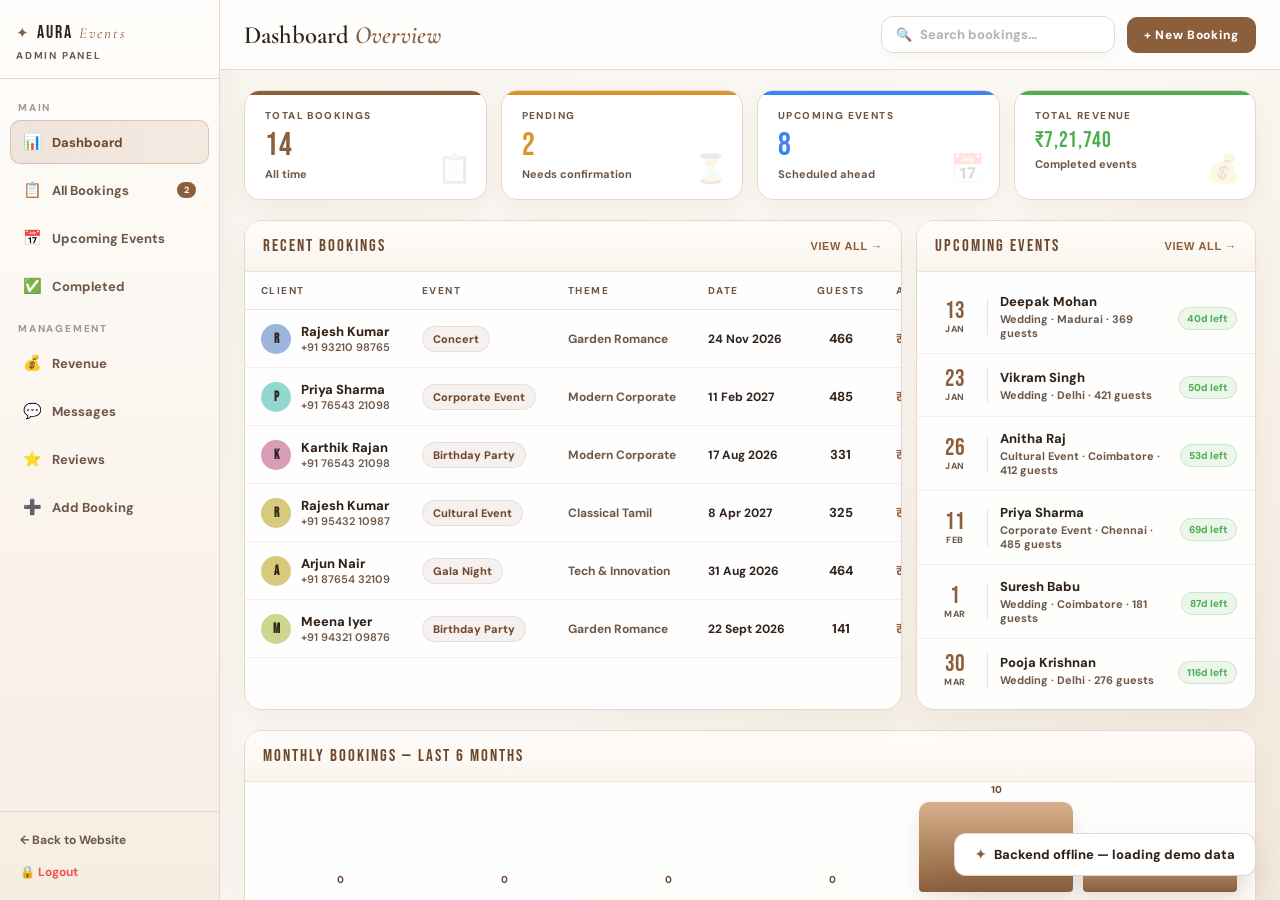
<file: admin.html>
<!DOCTYPE html>
<html lang="en">
<head>
<meta charset="UTF-8"/>
<meta name="viewport" content="width=device-width, initial-scale=1.0"/>
<title>Aura Events — Admin Dashboard</title>
<link href="https://fonts.googleapis.com/css2?family=Cormorant+Garamond:ital,wght@0,400;0,600;1,500&family=DM+Sans:wght@400;500;700;800&family=Bebas+Neue&display=swap" rel="stylesheet"/>
<style>
:root{
  --brown:#8b5e3c;
  --brown-d:#6f472a;
  --brown-l:#c8a27d;
  --cream:#f8f4ee;
  --cream-2:#f1e8dc;
  --white:#ffffff;
  --text:#2f2219;
  --text-soft:#6d5848;
  --line:#e7d9ca;
  --green:#4caf50;
  --red:#e25555;
  --amber:#d9942b;
  --blue:#3b82f6;
  --purple:#9b59b6;
  --font-d:'Bebas Neue',sans-serif;
  --font-s:'Cormorant Garamond',serif;
  --font-b:'DM Sans',sans-serif;
  --tr:all .28s cubic-bezier(.4,0,.2,1);
}
*,*::before,*::after{margin:0;padding:0;box-sizing:border-box;}
html,body{
  height:100%;
  background:linear-gradient(135deg,var(--cream) 0%,#fbf8f3 55%,var(--cream-2) 100%);
  color:var(--text);
  font-family:var(--font-b);
  overflow:hidden;
}
::-webkit-scrollbar{width:6px;height:6px;}
::-webkit-scrollbar-thumb{background:rgba(139,94,60,.28);border-radius:10px;}
.app{display:flex;height:100vh;}

/* SIDEBAR */
.sidebar{
  width:220px;
  flex-shrink:0;
  background:linear-gradient(180deg,#fffdfb 0%,#f6ede2 100%);
  border-right:1px solid var(--line);
  display:flex;
  flex-direction:column;
  box-shadow:4px 0 24px rgba(111,71,42,.06);
}
.sb-logo{padding:22px 16px 16px;border-bottom:1px solid var(--line);}
.logo-row{display:flex;align-items:center;gap:8px;margin-bottom:6px;}
.logo-star{color:var(--brown);font-size:15px;animation:spin 8s linear infinite;display:inline-block;}
@keyframes spin{to{transform:rotate(360deg)}}
.logo-txt{font-family:var(--font-d);font-size:18px;letter-spacing:.12em;color:var(--text);}
.logo-sub{font-size:10px;color:var(--text-soft);letter-spacing:.18em;text-transform:uppercase;font-weight:700;}
.sb-nav{flex:1;padding:12px 10px;overflow-y:auto;}
.nav-section{
  font-size:10px;
  text-transform:uppercase;
  letter-spacing:.18em;
  color:rgba(47,34,25,.45);
  padding:10px 8px 6px;
  font-weight:800;
}
.nav-item{
  display:flex;
  align-items:center;
  gap:10px;
  padding:11px 12px;
  cursor:pointer;
  border-radius:10px;
  margin-bottom:4px;
  transition:var(--tr);
  font-size:13px;
  color:var(--text-soft);
  border:1px solid transparent;
  font-weight:700;
}
.nav-item:hover{
  background:rgba(139,94,60,.08);
  color:var(--brown-d);
  border-color:rgba(139,94,60,.14);
}
.nav-item.active{
  background:linear-gradient(90deg,rgba(139,94,60,.14),rgba(200,162,125,.18));
  color:var(--brown-d);
  border-color:rgba(139,94,60,.25);
}
.nav-icon{font-size:15px;flex-shrink:0;}
.nav-badge{
  margin-left:auto;
  background:var(--brown);
  color:#fff;
  font-size:9px;
  font-weight:800;
  padding:2px 7px;
  border-radius:999px;
}
.sb-footer{padding:12px 10px;border-top:1px solid var(--line);}
.sb-footer a{
  display:flex;
  align-items:center;
  gap:8px;
  font-size:12px;
  color:var(--text-soft);
  text-decoration:none;
  padding:8px 10px;
  transition:var(--tr);
  font-weight:700;
}
.sb-footer a:hover{color:var(--brown);}

/* MAIN */
.main{flex:1;display:flex;flex-direction:column;overflow:hidden;}
.topbar{
  padding:16px 24px;
  background:rgba(255,255,255,.84);
  backdrop-filter:blur(20px);
  border-bottom:1px solid var(--line);
  display:flex;
  align-items:center;
  justify-content:space-between;
  flex-shrink:0;
}
.page-title{
  font-family:var(--font-s);
  font-size:1.55rem;
  font-weight:600;
  color:var(--text);
}
.page-title em{color:var(--brown);font-style:italic;}
.topbar-right{display:flex;align-items:center;gap:12px;}
.search-box{
  display:flex;
  align-items:center;
  gap:8px;
  background:var(--white);
  border:1px solid var(--line);
  padding:9px 14px;
  font-size:13px;
  border-radius:12px;
  box-shadow:0 6px 16px rgba(111,71,42,.05);
}
.search-box input{
  background:transparent;
  border:none;
  outline:none;
  color:var(--text);
  font-family:var(--font-b);
  font-size:13px;
  width:180px;
  font-weight:700;
}
.search-box input::placeholder{color:rgba(47,34,25,.35);}
.topbar-btn{
  background:var(--brown);
  border:1px solid var(--brown);
  color:#fff;
  padding:9px 16px;
  font-size:12px;
  font-family:var(--font-b);
  cursor:pointer;
  letter-spacing:.06em;
  transition:var(--tr);
  border-radius:10px;
  font-weight:800;
}
.topbar-btn:hover{background:var(--brown-d);border-color:var(--brown-d);}
.content{flex:1;overflow-y:auto;padding:20px 24px;}

/* STAT CARDS */
.stats-row{display:grid;grid-template-columns:repeat(4,1fr);gap:14px;margin-bottom:20px;}
.stat-card{
  background:var(--white);
  border:1px solid var(--line);
  padding:18px 20px;
  position:relative;
  overflow:hidden;
  transition:var(--tr);
  border-radius:16px;
  box-shadow:0 10px 24px rgba(111,71,42,.06);
}
.stat-card:hover{border-color:rgba(139,94,60,.25);transform:translateY(-3px);}
.stat-card::before{content:'';position:absolute;top:0;left:0;right:0;height:4px;}
.stat-card.gold::before{background:var(--brown);}
.stat-card.green::before{background:var(--green);}
.stat-card.amber::before{background:var(--amber);}
.stat-card.blue::before{background:var(--blue);}
.stat-label{
  font-size:10px;
  text-transform:uppercase;
  letter-spacing:.14em;
  color:var(--text-soft);
  margin-bottom:8px;
  font-weight:800;
}
.stat-val{
  font-family:var(--font-d);
  font-size:2rem;
  line-height:1;
  margin-bottom:5px;
  letter-spacing:.03em;
}
.stat-card.gold .stat-val{color:var(--brown);}
.stat-card.green .stat-val{color:var(--green);}
.stat-card.amber .stat-val{color:var(--amber);}
.stat-card.blue .stat-val{color:var(--blue);}
.stat-sub{font-size:11px;color:var(--text-soft);font-weight:700;}
.stat-icon{position:absolute;bottom:12px;right:14px;font-size:28px;opacity:.15;}

/* TWO COL */
.two-col{display:grid;grid-template-columns:1fr 340px;gap:14px;margin-bottom:20px;}

/* SECTION CARD */
.section-card{
  background:rgba(255,255,255,.92);
  border:1px solid var(--line);
  border-radius:18px;
  overflow:hidden;
  box-shadow:0 12px 26px rgba(111,71,42,.06);
}
.section-head{
  display:flex;
  align-items:center;
  justify-content:space-between;
  padding:15px 18px;
  border-bottom:1px solid #efe3d6;
  background:linear-gradient(180deg,#fffdfb 0%,#faf4ed 100%);
}
.section-title{
  font-family:var(--font-d);
  font-size:1.05rem;
  letter-spacing:.12em;
  color:var(--brown-d);
}
.section-action{
  font-size:11px;
  color:var(--brown);
  cursor:pointer;
  background:transparent;
  border:none;
  letter-spacing:.06em;
  text-transform:uppercase;
  font-weight:800;
}

/* TABLE */
.table-wrap{overflow-x:auto;}
table{width:100%;border-collapse:collapse;}
thead th{
  font-size:10px;
  text-transform:uppercase;
  letter-spacing:.14em;
  color:var(--text-soft);
  padding:12px 16px;
  text-align:left;
  border-bottom:1px solid #efe3d6;
  white-space:nowrap;
  font-weight:800;
}
tbody tr{
  border-bottom:1px solid rgba(111,71,42,.08);
  transition:var(--tr);
  cursor:pointer;
}
tbody tr:hover{background:rgba(139,94,60,.05);}
tbody td{
  padding:13px 16px;
  font-size:13px;
  color:var(--text);
  white-space:nowrap;
  font-weight:700;
}
.client-cell{display:flex;align-items:center;gap:10px;}
.client-avatar{
  width:30px;
  height:30px;
  border-radius:50%;
  display:flex;
  align-items:center;
  justify-content:center;
  font-family:var(--font-d);
  font-size:13px;
  flex-shrink:0;
}
.client-name{font-weight:800;color:var(--text);}
.client-phone{font-size:11px;color:var(--text-soft);font-weight:600;}
.event-chip{
  display:inline-flex;
  align-items:center;
  gap:5px;
  font-size:11px;
  padding:5px 10px;
  border-radius:999px;
  background:rgba(139,94,60,.08);
  border:1px solid rgba(139,94,60,.12);
  color:var(--brown-d);
  font-weight:800;
}
.badge{
  display:inline-flex;
  align-items:center;
  gap:4px;
  font-size:10px;
  font-weight:800;
  letter-spacing:.08em;
  text-transform:uppercase;
  padding:5px 10px;
  border-radius:999px;
}
.badge::before{content:'';width:5px;height:5px;border-radius:50%;}
.badge.pending{background:rgba(217,148,43,.12);color:var(--amber);border:1px solid rgba(217,148,43,.22);}
.badge.pending::before{background:var(--amber);}
.badge.confirmed{background:rgba(59,130,246,.1);color:var(--blue);border:1px solid rgba(59,130,246,.18);}
.badge.confirmed::before{background:var(--blue);}
.badge.completed{background:rgba(76,175,80,.1);color:var(--green);border:1px solid rgba(76,175,80,.2);}
.badge.completed::before{background:var(--green);}
.badge.cancelled{background:rgba(226,85,85,.1);color:var(--red);border:1px solid rgba(226,85,85,.2);}
.badge.cancelled::before{background:var(--red);}
.amt{color:var(--brown);font-weight:800;}
.action-btn{
  background:#fff;
  border:1px solid var(--line);
  color:var(--brown-d);
  padding:6px 11px;
  font-size:11px;
  cursor:pointer;
  transition:var(--tr);
  font-family:var(--font-b);
  border-radius:8px;
  font-weight:800;
}
.action-btn:hover{border-color:var(--brown);color:var(--brown);background:#fcf6ef;}

/* UPCOMING EVENTS */
.upcoming-list{padding:8px 0;}
.upcoming-item{
  display:flex;
  align-items:center;
  gap:12px;
  padding:13px 18px;
  border-bottom:1px solid rgba(111,71,42,.08);
  transition:var(--tr);
  cursor:pointer;
}
.upcoming-item:last-child{border-bottom:none;}
.upcoming-item:hover{background:rgba(139,94,60,.05);}
.upcoming-date{width:40px;text-align:center;flex-shrink:0;}
.date-day{font-family:var(--font-d);font-size:1.5rem;color:var(--brown);line-height:1;}
.date-mon{font-size:9px;text-transform:uppercase;letter-spacing:.1em;color:var(--text-soft);font-weight:800;}
.upcoming-divider{width:1px;height:36px;background:rgba(139,94,60,.18);flex-shrink:0;}
.upcoming-info{flex:1;}
.upcoming-name{font-size:13px;font-weight:800;color:var(--text);margin-bottom:2px;}
.upcoming-meta{font-size:11px;color:var(--text-soft);font-weight:700;}
.upcoming-badge{flex-shrink:0;}
.days-left{font-size:10px;font-weight:800;padding:4px 8px;border-radius:999px;}
.days-soon{background:rgba(226,85,85,.12);color:var(--red);border:1px solid rgba(226,85,85,.2);}
.days-ok{background:rgba(76,175,80,.1);color:var(--green);border:1px solid rgba(76,175,80,.2);}
.days-mid{background:rgba(217,148,43,.12);color:var(--amber);border:1px solid rgba(217,148,43,.2);}

/* CHART */
.chart-wrap{padding:18px;}
.chart-bars{display:flex;align-items:flex-end;gap:10px;height:110px;margin-bottom:8px;}
.bar-col{flex:1;display:flex;flex-direction:column;align-items:center;gap:6px;}
.bar{
  width:100%;
  background:linear-gradient(180deg,#d7b18b 0%,var(--brown) 100%);
  border-radius:10px 10px 4px 4px;
  transition:height .8s cubic-bezier(.34,1.56,.64,1);
  position:relative;
  box-shadow:0 8px 18px rgba(139,94,60,.15);
}
.bar:hover{filter:brightness(1.05);}
.bar-val{font-size:10px;color:var(--brown-d);font-weight:800;}
.bar-lbl{font-size:9px;color:var(--text-soft);text-transform:uppercase;letter-spacing:.06em;font-weight:800;}

/* MODAL */
.modal-overlay{
  position:fixed;
  inset:0;
  background:rgba(69,48,31,.35);
  z-index:200;
  display:none;
  align-items:center;
  justify-content:center;
  backdrop-filter:blur(4px);
}
.modal-overlay.open{display:flex;}
.modal{
  background:var(--white);
  border:1px solid var(--line);
  width:520px;
  max-width:95vw;
  max-height:90vh;
  overflow-y:auto;
  animation:modalIn .3s cubic-bezier(.34,1.56,.64,1) both;
  border-radius:18px;
  box-shadow:0 20px 45px rgba(111,71,42,.18);
}
@keyframes modalIn{from{opacity:0;transform:scale(.94);}to{opacity:1;transform:scale(1);}}
.modal-head{
  padding:18px 20px;
  border-bottom:1px solid var(--line);
  display:flex;
  align-items:center;
  justify-content:space-between;
  background:linear-gradient(180deg,#fffdfb 0%,#faf4ed 100%);
}
.modal-title{font-family:var(--font-s);font-size:1.25rem;font-weight:600;color:var(--text);}
.modal-close{
  background:transparent;
  border:none;
  color:var(--text-soft);
  font-size:18px;
  cursor:pointer;
  padding:4px 8px;
  transition:var(--tr);
}
.modal-close:hover{color:var(--brown);}
.modal-body{padding:20px;}
.modal-row{
  display:flex;
  justify-content:space-between;
  padding:10px 0;
  border-bottom:1px solid rgba(111,71,42,.08);
  font-size:13px;
  gap:20px;
}
.modal-row:last-child{border-bottom:none;}
.modal-row .lk{color:var(--text-soft);font-weight:700;}
.modal-row .vl{color:var(--text);font-weight:800;text-align:right;}
.modal-total{
  display:flex;
  justify-content:space-between;
  padding:14px 0 0;
  margin-top:8px;
  border-top:1px solid rgba(139,94,60,.22);
}
.modal-total .lk{
  color:var(--brown);
  font-size:13px;
  text-transform:uppercase;
  letter-spacing:.1em;
  font-weight:800;
}
.modal-total .vl{font-family:var(--font-d);font-size:1.6rem;color:var(--brown);}
.status-select{
  background:#fff;
  border:1px solid var(--line);
  color:var(--text);
  padding:10px 14px;
  font-family:var(--font-b);
  font-size:13px;
  outline:none;
  cursor:pointer;
  width:100%;
  margin-top:16px;
  transition:var(--tr);
  border-radius:10px;
  font-weight:700;
}
.status-select:focus{border-color:var(--brown);}
.modal-actions{display:flex;gap:10px;margin-top:16px;}
.modal-btn{
  flex:1;
  padding:11px;
  font-family:var(--font-b);
  font-size:12px;
  font-weight:800;
  letter-spacing:.1em;
  text-transform:uppercase;
  cursor:pointer;
  transition:var(--tr);
  border:none;
  border-radius:10px;
}
.modal-btn.primary{background:var(--brown);color:#fff;}
.modal-btn.primary:hover{background:var(--brown-d);}
.modal-btn.danger{background:rgba(226,85,85,.08);color:var(--red);border:1px solid rgba(226,85,85,.24);}
.modal-btn.danger:hover{background:var(--red);color:#fff;}

/* FILTER TABS */
.filter-tabs{
  display:flex;
  gap:6px;
  padding:12px 18px;
  border-bottom:1px solid rgba(111,71,42,.08);
  flex-wrap:wrap;
}
.filter-tab{
  background:#fff;
  border:1px solid var(--line);
  color:var(--text-soft);
  padding:7px 14px;
  font-family:var(--font-b);
  font-size:11px;
  cursor:pointer;
  letter-spacing:.06em;
  text-transform:uppercase;
  transition:var(--tr);
  border-radius:999px;
  font-weight:800;
}
.filter-tab:hover{border-color:rgba(139,94,60,.3);color:var(--brown);}
.filter-tab.active{
  background:rgba(139,94,60,.1);
  border-color:rgba(139,94,60,.26);
  color:var(--brown-d);
}

/* EMPTY STATE */
.empty-state{text-align:center;padding:40px;color:var(--text-soft);font-size:13px;font-weight:700;}
.empty-icon{font-size:36px;margin-bottom:12px;opacity:.55;}

/* TOAST */
.toast{
  position:fixed;
  bottom:24px;
  right:24px;
  background:#fff;
  border:1px solid rgba(139,94,60,.25);
  color:var(--text);
  padding:12px 20px;
  font-size:13px;
  z-index:999;
  transform:translateY(20px);
  opacity:0;
  transition:var(--tr);
  display:flex;
  align-items:center;
  gap:8px;
  border-radius:12px;
  box-shadow:0 14px 28px rgba(111,71,42,.12);
  font-weight:800;
}
.toast.show{transform:translateY(0);opacity:1;}
.toast .t-icon{color:var(--brown);}

@media(max-width:900px){
  .two-col{grid-template-columns:1fr;}
  .stats-row{grid-template-columns:1fr 1fr;}
  .sidebar{width:185px;}
}
@media(max-width:600px){
  .sidebar{display:none;}
  .stats-row{grid-template-columns:1fr 1fr;}
  .search-box{display:none;}
}
</style>
</head>
<body>
<div class="app">

<div class="sidebar">
  <div class="sb-logo">
    <div class="logo-row">
      <span class="logo-star">✦</span>
      <span class="logo-txt">AURA <span style="font-family:'Cormorant Garamond',serif;color:#8b5e3c;font-style:italic;font-size:15px;">Events</span></span>
    </div>
    <div class="logo-sub">Admin Panel</div>
  </div>
  <div class="sb-nav">
    <div class="nav-section">Main</div>
    <div class="nav-item active" onclick="showView('dashboard')"><span class="nav-icon">📊</span> Dashboard</div>
    <div class="nav-item" onclick="showView('bookings')"><span class="nav-icon">📋</span> All Bookings <span class="nav-badge" id="pendingBadge">0</span></div>
    <div class="nav-item" onclick="showView('upcoming')"><span class="nav-icon">📅</span> Upcoming Events</div>
    <div class="nav-item" onclick="showView('completed')"><span class="nav-icon">✅</span> Completed</div>
    <div class="nav-section">Management</div>
    <div class="nav-item" onclick="showView('revenue')"><span class="nav-icon">💰</span> Revenue</div>
    <div class="nav-item" onclick="showView('messages');clearMsgBadge()"><span class="nav-icon">💬</span> Messages <span class="nav-badge" id="msgBadge" style="display:none;background:#ef5350;">0</span></div>
    <div class="nav-item" onclick="showView('reviews')"><span class="nav-icon">⭐</span> Reviews <span class="nav-badge" id="reviewBadge" style="display:none;background:#c9a96e;">0</span></div>
    <div class="nav-item" onclick="addDemoBooking()"><span class="nav-icon">➕</span> Add Booking</div>
  </div>
  <div class="sb-footer">
    <a href="index.html">← Back to Website</a>
    <a href="adminlog.html" onclick="logout()" style="color:#ef5350;">🔒 Logout</a>
  </div>
</div>

<div class="main">
  <div class="topbar">
    <div class="page-title" id="pageTitle">Dashboard <em>Overview</em></div>
    <div class="topbar-right">
      <div class="search-box">
        <span style="color:#8b5e3c">🔍</span>
        <input type="text" placeholder="Search bookings..." id="searchInput" oninput="filterBookings()"/>
      </div>
      <button class="topbar-btn" onclick="addDemoBooking()">+ New Booking</button>
    </div>
  </div>

  <div class="content" id="mainContent"></div>
</div>

<div class="modal-overlay" id="modalOverlay" onclick="closeModal(event)">
  <div class="modal" id="modal">
    <div class="modal-head">
      <div class="modal-title" id="modalTitle">Booking Details</div>
      <button class="modal-close" onclick="closeModalDirect()">✕</button>
    </div>
    <div class="modal-body" id="modalBody"></div>
  </div>
</div>

<div class="toast" id="toast"><span class="t-icon">✦</span><span id="toastMsg"></span></div>

<script>
const EVENTS_LIST = ['Wedding','Corporate Event','Birthday Party','Cultural Event','Gala Night','Concert'];
const THEMES = ['Royal Classic','Garden Romance','Luxury Minimalist','Modern Corporate','Glam & Gold','Tech & Innovation','Classical Tamil','Black Tie Classic'];
const PACKAGES = ['Silver','Gold','Platinum'];
const CITIES = ['Chennai','Coimbatore','Madurai','Bangalore','Mumbai','Delhi'];
const NAMES = ['Priya Sharma','Rajesh Kumar','Meena Iyer','Karthik Rajan','Sunitha Devi','Arjun Nair','Lakshmi Venkat','Vikram Singh','Anitha Raj','Deepak Mohan','Pooja Krishnan','Suresh Babu'];
const PHONES = ['+91 98765 43210','+91 87654 32109','+91 76543 21098','+91 95432 10987','+91 94321 09876','+91 93210 98765'];
const AVATARBG = ['#d8b08a','#9cb6dd','#cbd78f','#d99db8','#93d8d0','#d8ca7d','#b59cdd','#97d6a3'];

let bookings = [];
let currentView = 'dashboard';
let editingId = null;

function genId(){ return 'AURA-' + Math.floor(100000+Math.random()*900000); }
function rand(arr){ return arr[Math.floor(Math.random()*arr.length)]; }
function randInt(a,b){ return Math.floor(Math.random()*(b-a+1))+a; }
function randDate(daysOffset){
  const d = new Date();
  d.setDate(d.getDate() + daysOffset);
  return d.toISOString().split('T')[0];
}
function fmtDate(dateStr){
  if(!dateStr) return '—';
  const d = new Date(dateStr);
  return d.toLocaleDateString('en-IN',{day:'numeric',month:'short',year:'numeric'});
}
function daysLeft(dateStr){
  const today = new Date(); today.setHours(0,0,0,0);
  const ev = new Date(dateStr); ev.setHours(0,0,0,0);
  return Math.ceil((ev-today)/(1000*60*60*24));
}
function fmtAmt(n){ return '₹'+n.toLocaleString('en-IN'); }

function seedData(){
  for(let i=0;i<14;i++){
    const isPast = i < 6;
    const status = isPast ? rand(['completed','cancelled']) : rand(['pending','confirmed','confirmed']);
    const dOffset = isPast ? -randInt(10,120) : randInt(3,180);
    const pkg = rand(PACKAGES);
    const baseAmt = pkg==='Silver'?randInt(80000,200000):pkg==='Gold'?randInt(200000,500000):randInt(500000,1500000);
    const name = NAMES[i%NAMES.length];
    bookings.push({
      id: genId(),
      name,
      phone: rand(PHONES),
      email: name.toLowerCase().replace(' ','.')+rand(['@gmail.com','@yahoo.com','@outlook.com']),
      event: rand(EVENTS_LIST),
      theme: rand(THEMES),
      package: pkg,
      guests: randInt(50,500),
      date: randDate(dOffset),
      city: rand(CITIES),
      amount: baseAmt,
      status,
      createdAt: randDate(-randInt(1,30)),
      notes: rand(['Vegetarian catering required','Need rooftop venue','Kids entertainment needed','Outdoor preferred','VIP guest list attached','']),
      avatar: AVATARBG[i%AVATARBG.length],
    });
  }
  bookings.sort((a,b)=>new Date(b.createdAt)-new Date(a.createdAt));
}

function showView(view){
  currentView = view;
  document.querySelectorAll('.nav-item').forEach(n=>n.classList.remove('active'));
  event && event.target && event.target.closest('.nav-item') && event.target.closest('.nav-item').classList.add('active');
  const titles = {
    dashboard:'Dashboard <em>Overview</em>',
    bookings:'All <em>Bookings</em>',
    upcoming:'Upcoming <em>Events</em>',
    messages:'Contact <em>Messages</em>',
    completed:'Completed <em>Events</em>',
    revenue:'Revenue <em>Analytics</em>',
    reviews:'Customer <em>Reviews</em>'
  };
  document.getElementById('pageTitle').innerHTML = titles[view]||'Dashboard';
  renderView(view);
}

function renderView(view){
  const c = document.getElementById('mainContent');
  if(view==='dashboard') c.innerHTML = renderDashboard();
  else if(view==='bookings') c.innerHTML = renderBookingsView('all');
  else if(view==='upcoming') c.innerHTML = renderCalendarView();
  else if(view==='completed') c.innerHTML = renderBookingsView('completed');
  else if(view==='revenue') c.innerHTML = renderRevenue();
  else if(view==='messages') { c.innerHTML = '<div style="padding:20px"><div class="section-card"><div class="section-head"><div class="section-title">Loading Messages...</div></div></div></div>'; loadMessages(); }
  else if(view==='reviews') { c.innerHTML = '<div style="padding:20px"><div class="section-card"><div class="section-head"><div class="section-title">Loading Reviews...</div></div></div></div>'; loadReviews(); }
  animateBars();
  updateBadges();
}

function renderDashboard(){
  const total = bookings.length;
  const pending = bookings.filter(b=>b.status==='pending').length;
  const upcoming = bookings.filter(b=>b.status!=='completed'&&b.status!=='cancelled'&&new Date(b.date)>=new Date()).length;
  const revenue = bookings.filter(b=>b.status==='completed').reduce((s,b)=>s+b.amount,0);
  const upcomingList = bookings.filter(b=>['pending','confirmed'].includes(b.status)&&new Date(b.date)>=new Date()).sort((a,b)=>new Date(a.date)-new Date(b.date)).slice(0,6);
  const recentBookings = [...bookings].slice(0,6);
  const months = ['Jan','Feb','Mar','Apr','May','Jun','Jul','Aug','Sep','Oct','Nov','Dec'];
  const now = new Date();
  const monthData = Array.from({length:6},(_,i)=>{
    const d = new Date(now.getFullYear(),now.getMonth()-5+i,1);
    const count = bookings.filter(b=>{
      const bd=new Date(b.createdAt);
      return bd.getMonth()===d.getMonth()&&bd.getFullYear()===d.getFullYear();
    }).length;
    return {month:months[d.getMonth()],count};
  });
  const maxCount = Math.max(...monthData.map(m=>m.count),1);

  return `
  <div class="stats-row">
    <div class="stat-card gold">
      <div class="stat-label">Total Bookings</div>
      <div class="stat-val">${total}</div>
      <div class="stat-sub">All time</div>
      <div class="stat-icon">📋</div>
    </div>
    <div class="stat-card amber">
      <div class="stat-label">Pending</div>
      <div class="stat-val">${pending}</div>
      <div class="stat-sub">Needs confirmation</div>
      <div class="stat-icon">⏳</div>
    </div>
    <div class="stat-card blue">
      <div class="stat-label">Upcoming Events</div>
      <div class="stat-val">${upcoming}</div>
      <div class="stat-sub">Scheduled ahead</div>
      <div class="stat-icon">📅</div>
    </div>
    <div class="stat-card green">
      <div class="stat-label">Total Revenue</div>
      <div class="stat-val" style="font-size:1.4rem">${fmtAmt(revenue)}</div>
      <div class="stat-sub">Completed events</div>
      <div class="stat-icon">💰</div>
    </div>
  </div>

  <div class="two-col">
    <div class="section-card">
      <div class="section-head">
        <div class="section-title">Recent Bookings</div>
        <button class="section-action" onclick="showView('bookings')">View All →</button>
      </div>
      ${renderTableRows(recentBookings)}
    </div>
    <div class="section-card">
      <div class="section-head">
        <div class="section-title">Upcoming Events</div>
        <button class="section-action" onclick="showView('upcoming')">View All →</button>
      </div>
      <div class="upcoming-list">${upcomingList.map(renderUpcomingItem).join('')}</div>
    </div>
  </div>

  <div class="section-card">
    <div class="section-head">
      <div class="section-title">Monthly Bookings — Last 6 Months</div>
    </div>
    <div class="chart-wrap">
      <div class="chart-bars" id="chartBars">
        ${monthData.map(m=>`
          <div class="bar-col">
            <div class="bar-val">${m.count}</div>
            <div class="bar" data-h="${Math.round((m.count/maxCount)*90)}" style="height:0px"></div>
            <div class="bar-lbl">${m.month}</div>
          </div>`).join('')}
      </div>
    </div>
  </div>`;
}

function renderBookingsView(filter){
  let filtered = [...bookings];
  const search = document.getElementById('searchInput')?.value?.toLowerCase()||'';
  if(search) filtered = filtered.filter(b=>b.name.toLowerCase().includes(search)||b.id.toLowerCase().includes(search)||b.event.toLowerCase().includes(search)||b.city.toLowerCase().includes(search));
  if(filter==='upcoming') filtered = filtered.filter(b=>['pending','confirmed'].includes(b.status)&&new Date(b.date)>=new Date()).sort((a,b)=>new Date(a.date)-new Date(b.date));
  if(filter==='completed') filtered = filtered.filter(b=>b.status==='completed');

  const tabs = filter==='all'?`
    <div class="filter-tabs">
      <button class="filter-tab active" onclick="filterByStatus('all',this)">All (${bookings.length})</button>
      <button class="filter-tab" onclick="filterByStatus('pending',this)">Pending (${bookings.filter(b=>b.status==='pending').length})</button>
      <button class="filter-tab" onclick="filterByStatus('confirmed',this)">Confirmed (${bookings.filter(b=>b.status==='confirmed').length})</button>
      <button class="filter-tab" onclick="filterByStatus('completed',this)">Completed (${bookings.filter(b=>b.status==='completed').length})</button>
      <button class="filter-tab" onclick="filterByStatus('cancelled',this)">Cancelled (${bookings.filter(b=>b.status==='cancelled').length})</button>
    </div>`:'';

  return `<div class="section-card">${tabs}${renderTableRows(filtered)}</div>`;
}

function renderTableRows(list){
  if(!list.length) return `<div class="empty-state"><div class="empty-icon">📭</div>No bookings found</div>`;
  return `<div class="table-wrap"><table>
    <thead><tr>
      <th>Client</th><th>Event</th><th>Theme</th><th>Date</th>
      <th>Guests</th><th>Amount</th><th>Status</th><th>Action</th>
    </tr></thead>
    <tbody>${list.map(b=>`
      <tr onclick="openModal('${b.id}')">
        <td><div class="client-cell">
          <div class="client-avatar" style="background:${b.avatar};color:#2f2219;font-family:'Bebas Neue',sans-serif;">${b.name[0]}</div>
          <div><div class="client-name">${b.name}</div><div class="client-phone">${b.phone}</div></div>
        </div></td>
        <td><div class="event-chip">${b.event}</div></td>
        <td style="color:#6d5848;font-size:12px;font-weight:700;">${b.theme}</td>
        <td style="font-size:12px;font-weight:700;">${fmtDate(b.date)}</td>
        <td style="text-align:center">${b.guests}</td>
        <td><span class="amt">${fmtAmt(b.amount)}</span></td>
        <td><span class="badge ${b.status}">${b.status}</span></td>
        <td><button class="action-btn" onclick="event.stopPropagation();openModal('${b.id}')">View</button></td>
      </tr>`).join('')}
    </tbody>
  </table></div>`;
}

function renderUpcomingItem(b){
  const d = new Date(b.date);
  const dl = daysLeft(b.date);
  const dlClass = dl<=7?'days-soon':dl<=30?'days-mid':'days-ok';
  const dlTxt = dl===0?'Today':dl===1?'Tomorrow':`${dl}d left`;
  return `<div class="upcoming-item" onclick="openModal('${b.id}')">
    <div class="upcoming-date">
      <div class="date-day">${d.getDate()}</div>
      <div class="date-mon">${d.toLocaleString('en',{month:'short'})}</div>
    </div>
    <div class="upcoming-divider"></div>
    <div class="upcoming-info">
      <div class="upcoming-name">${b.name}</div>
      <div class="upcoming-meta">${b.event} · ${b.city} · ${b.guests} guests</div>
    </div>
    <div class="upcoming-badge"><span class="days-left ${dlClass}">${dlTxt}</span></div>
  </div>`;
}

function renderRevenue(){
  const completed = bookings.filter(b=>b.status==='completed');
  const totalRev = completed.reduce((s,b)=>s+b.amount,0);
  const avgRev = completed.length ? Math.round(totalRev/completed.length) : 0;
  const eventRevMap = {};
  bookings.forEach(b=>{
    if(b.status==='completed'){
      if(!eventRevMap[b.event]) eventRevMap[b.event]=0;
      eventRevMap[b.event]+=b.amount;
    }
  });
  const sortedEvents = Object.entries(eventRevMap).sort((a,b)=>b[1]-a[1]);
  const totalRevForPie = sortedEvents.reduce((s,[,v])=>s+v,0)||1;
  
  // Pie chart colors
  const PIE_COLORS = ['#8b5e3c','#c9a96e','#d4956a','#b07d55','#e8c99a','#6b3f2a','#f0d9b5'];
  
  // Build SVG pie chart
  let startAngle = -90;
  let pieSlices = '';
  let legendItems = '';
  const cx = 110, cy = 110, r = 90;
  
  sortedEvents.forEach(([ev, amt], i) => {
    const pct = amt / totalRevForPie;
    const angle = pct * 360;
    const endAngle = startAngle + angle;
    const large = angle > 180 ? 1 : 0;
    const x1 = cx + r * Math.cos(startAngle * Math.PI/180);
    const y1 = cy + r * Math.sin(startAngle * Math.PI/180);
    const x2 = cx + r * Math.cos(endAngle * Math.PI/180);
    const y2 = cy + r * Math.sin(endAngle * Math.PI/180);
    const color = PIE_COLORS[i % PIE_COLORS.length];
    pieSlices += `<path d="M${cx},${cy} L${x1.toFixed(1)},${y1.toFixed(1)} A${r},${r} 0 ${large},1 ${x2.toFixed(1)},${y2.toFixed(1)} Z" fill="${color}" stroke="#fff" stroke-width="2" opacity="0.9"/>`;
    legendItems += `<div style="display:flex;align-items:center;gap:8px;margin-bottom:8px;font-size:12px;">
      <div style="width:12px;height:12px;border-radius:3px;background:${color};flex-shrink:0;"></div>
      <span style="color:#6d5848;font-weight:700;flex:1;">${ev}</span>
      <span style="color:#8b5e3c;font-weight:800;">${fmtAmt(amt)}</span>
    </div>`;
    startAngle = endAngle;
  });

  return `
  <div class="stats-row">
    <div class="stat-card gold"><div class="stat-label">Total Revenue</div><div class="stat-val" style="font-size:1.3rem">${fmtAmt(totalRev)}</div><div class="stat-sub">All completed events</div><div class="stat-icon">💰</div></div>
    <div class="stat-card green"><div class="stat-label">Avg per Event</div><div class="stat-val" style="font-size:1.3rem">${fmtAmt(avgRev)}</div><div class="stat-sub">Per completed booking</div><div class="stat-icon">📈</div></div>
    <div class="stat-card blue"><div class="stat-label">Completed Events</div><div class="stat-val">${completed.length}</div><div class="stat-sub">Successfully done</div><div class="stat-icon">✅</div></div>
    <div class="stat-card amber"><div class="stat-label">Pipeline Value</div><div class="stat-val" style="font-size:1.2rem">${fmtAmt(bookings.filter(b=>b.status==='confirmed').reduce((s,b)=>s+b.amount,0))}</div><div class="stat-sub">Confirmed upcoming</div><div class="stat-icon">⚡</div></div>
  </div>
  <div class="two-col" style="margin-bottom:14px;">
    <div class="section-card">
      <div class="section-head"><div class="section-title">Revenue by Event Type — Pie Chart</div></div>
      <div style="padding:20px;display:flex;align-items:center;gap:24px;flex-wrap:wrap;">
        <svg width="220" height="220" viewBox="0 0 220 220" style="background:transparent;">
          ${pieSlices || '<circle cx="110" cy="110" r="90" fill="#f0e6da"/>'}
          <circle cx="110" cy="110" r="40" fill="#fdf9f6"/>
          <text x="110" y="106" text-anchor="middle" font-size="10" fill="#6d5848" font-weight="700">REVENUE</text>
          <text x="110" y="120" text-anchor="middle" font-size="9" fill="#8b5e3c">${completed.length} events</text>
        </svg>
        <div style="flex:1;min-width:160px;">${legendItems || '<p style="color:#aaa;font-size:13px;">No completed events</p>'}</div>
      </div>
    </div>
    <div class="section-card">
      <div class="section-head"><div class="section-title">Status Breakdown</div></div>
      <div style="padding:20px;">
        ${['pending','confirmed','completed','cancelled'].map(s=>{
          const cnt = bookings.filter(b=>b.status===s).length;
          const pct = bookings.length ? Math.round(cnt/bookings.length*100) : 0;
          const colors = {pending:'#ffa726',confirmed:'#42a5f5',completed:'#4caf50',cancelled:'#ef5350'};
          return `<div style="margin-bottom:14px">
            <div style="display:flex;justify-content:space-between;font-size:12px;margin-bottom:5px">
              <span style="color:#6d5848;font-weight:700;text-transform:capitalize;">${s}</span>
              <span style="color:#8b5e3c;font-weight:800;">${cnt} (${pct}%)</span>
            </div>
            <div style="background:#f0e6da;height:8px;border-radius:999px;overflow:hidden;">
              <div style="background:${colors[s]};height:100%;border-radius:999px;width:${pct}%;transition:width 1s ease"></div>
            </div>
          </div>`;
        }).join('')}
      </div>
    </div>
  </div>
  <div class="section-card">
    <div class="section-head"><div class="section-title">Completed Bookings</div></div>
    ${renderTableRows(completed)}
  </div>`;
}

function openModal(id){
  const b = bookings.find(x=>x.id===id);
  if(!b) return;
  editingId = id;
  document.getElementById('modalTitle').textContent = b.name + ' — ' + b.event;
  document.getElementById('modalBody').innerHTML = `
    <div class="modal-row"><span class="lk">Booking ID</span><span class="vl" style="color:#8b5e3c;font-family:'Bebas Neue',sans-serif;letter-spacing:.1em">${b.id}</span></div>
    <div class="modal-row"><span class="lk">Client Name</span><span class="vl">${b.name}</span></div>
    <div class="modal-row"><span class="lk">Phone</span><span class="vl">${b.phone}</span></div>
    <div class="modal-row"><span class="lk">Email</span><span class="vl" style="font-size:12px">${b.email}</span></div>
    <div class="modal-row"><span class="lk">Event Type</span><span class="vl">${b.event}</span></div>
    <div class="modal-row"><span class="lk">Theme</span><span class="vl">${b.theme}</span></div>
    <div class="modal-row"><span class="lk">Package</span><span class="vl">${b.package}</span></div>
    <div class="modal-row"><span class="lk">Event Date</span><span class="vl">${fmtDate(b.date)}</span></div>
    <div class="modal-row"><span class="lk">City</span><span class="vl">${b.city}</span></div>
    <div class="modal-row"><span class="lk">Guests</span><span class="vl">${b.guests} people</span></div>
    ${b.notes?`<div class="modal-row"><span class="lk">Notes</span><span class="vl" style="font-size:12px;max-width:260px;text-align:right">${b.notes}</span></div>`:''}
    <div class="modal-total"><span class="lk">Total Amount</span><span class="vl">${fmtAmt(b.amount)}</span></div>
    <div style="margin-top:16px">
      <div style="font-size:10px;text-transform:uppercase;letter-spacing:.12em;color:#6d5848;margin-bottom:6px;font-weight:800;">Update Status</div>
      <select class="status-select" id="statusSelect" onchange="updateStatus('${b.id}',this.value)">
        <option value="pending" ${b.status==='pending'?'selected':''}>⏳ Pending</option>
        <option value="confirmed" ${b.status==='confirmed'?'selected':''}>✅ Confirmed</option>
        <option value="completed" ${b.status==='completed'?'selected':''}>🎉 Completed</option>
        <option value="cancelled" ${b.status==='cancelled'?'selected':''}>❌ Cancelled</option>
      </select>
    </div>
    <div class="modal-actions">
      <button class="modal-btn primary" onclick="closeModalDirect()">Done</button>
      <button class="modal-btn danger" onclick="deleteBooking('${b.id}')">Delete</button>
    </div>`;
  document.getElementById('modalOverlay').classList.add('open');
}

function closeModal(e){ if(e.target===document.getElementById('modalOverlay')) closeModalDirect(); }
function closeModalDirect(){ document.getElementById('modalOverlay').classList.remove('open'); }

async function updateStatus(id, status){
  try {
    await fetch(API + '/bookings/' + id, {
      method: 'PUT',
      headers: {'Content-Type': 'application/json'},
      body: JSON.stringify({status})
    });
    const b = bookings.find(x=>x.id===id);
    if(b){ b.status=status; }
    showToast('Status updated to ' + status + '!');
    renderView(currentView);
    updateBadges();
  } catch(err) {
    showToast('Error updating status!');
  }
}

async function deleteBooking(id){
  try {
    await fetch(API + '/bookings/' + id, { method: 'DELETE' });
    bookings = bookings.filter(x=>x.id!==id);
    closeModalDirect();
    showToast('Booking deleted!');
    renderView(currentView);
    updateBadges();
  } catch(err) {
    showToast('Error deleting booking!');
  }
}

function filterByStatus(status, btn){
  document.querySelectorAll('.filter-tab').forEach(t=>t.classList.remove('active'));
  btn.classList.add('active');
  let filtered = status==='all'?[...bookings]:bookings.filter(b=>b.status===status);
  const tableSection = document.querySelector('.section-card');
  const tabs = tableSection.querySelector('.filter-tabs');
  tableSection.innerHTML = tabs.outerHTML + renderTableRows(filtered);
}

function filterBookings(){
  if(currentView==='bookings') renderView('bookings');
}

async function addDemoBooking(){
  const name = rand(NAMES);
  const pkg = rand(PACKAGES);
  const base = pkg==='Silver'?randInt(80000,200000):pkg==='Gold'?randInt(200000,500000):randInt(500000,1200000);
  const payload = {
    name,
    phone: rand(PHONES),
    email: name.toLowerCase().replace(' ','.') + rand(['@gmail.com','@yahoo.com']),
    event_type: rand(EVENTS_LIST),
    theme: rand(THEMES),
    package: pkg,
    guests: randInt(50,400),
    event_date: randDate(randInt(10,150)),
    city: rand(CITIES),
    amount: base,
    notes: ''
  };
  try {
    const res = await fetch(API + '/bookings', {
      method: 'POST',
      headers: {'Content-Type': 'application/json'},
      body: JSON.stringify(payload)
    });
    const newB = await res.json();
    bookings.unshift({
      id: newB.booking_id,
      name: newB.name,
      phone: newB.phone || '',
      email: newB.email,
      event: newB.event_type,
      theme: newB.theme || '',
      package: newB.package || 'Gold',
      guests: newB.guests || 0,
      date: newB.event_date || '',
      city: newB.city || '',
      amount: newB.amount || 0,
      status: newB.status,
      createdAt: new Date().toISOString().split('T')[0],
      notes: newB.notes || '',
      avatar: rand(AVATARBG),
    });
    showToast('New booking saved to database — ' + name + '!');
    renderView(currentView);
    updateBadges();
  } catch(err) {
    showToast('Error saving booking!');
  }
}

function updateBadges(){
  const p = bookings.filter(b=>b.status==='pending').length;
  document.getElementById('pendingBadge').textContent = p;
  document.getElementById('pendingBadge').style.display = p ? '' : 'none';
}

function showToast(msg){
  const t=document.getElementById('toast');
  document.getElementById('toastMsg').textContent=msg;
  t.classList.add('show');
  setTimeout(()=>t.classList.remove('show'),2800);
}

function animateBars(){
  setTimeout(()=>{
    document.querySelectorAll('.bar[data-h]').forEach(b=>{
      b.style.height = b.dataset.h + 'px';
    });
  },100);
}

const API = 'http://127.0.0.1:8000/api';

async function loadBookings() {
  try {
    showToast('Loading bookings...');
    const res = await fetch(API + '/bookings');
    const data = await res.json();
    bookings = data.map(b => ({
      id: b.booking_id,
      name: b.name,
      phone: b.phone || '',
      email: b.email,
      event: b.event_type,
      theme: b.theme || '',
      package: b.package || 'Gold',
      guests: b.guests || 0,
      date: b.event_date || '',
      city: b.city || '',
      amount: b.amount || 0,
      status: b.status,
      createdAt: b.created_at ? b.created_at.split('T')[0] : new Date().toISOString().split('T')[0],
      notes: b.notes || '',
      avatar: AVATARBG[Math.floor(Math.random()*AVATARBG.length)],
    }));
    updateBadges();
    renderView('dashboard');
    showToast('Data loaded from database!');
    fetchMsgCount();
  } catch(err) {
    console.error(err);
    showToast('Backend offline — loading demo data');
    seedData();
    updateBadges();
    renderView('dashboard');
  }
}


// ── CALENDAR VIEW ──
function renderCalendarView(){
  const now = new Date();
  const year = now.getFullYear();
  const month = now.getMonth();
  const monthNames = ['January','February','March','April','May','June','July','August','September','October','November','December'];
  const daysInMonth = new Date(year, month+1, 0).getDate();
  const firstDay = new Date(year, month, 1).getDay();
  
  const eventMap = {};
  bookings.filter(b=>b.date).forEach(b=>{
    const d = new Date(b.date);
    if(d.getFullYear()===year && d.getMonth()===month){
      const key = d.getDate();
      if(!eventMap[key]) eventMap[key]=[];
      eventMap[key].push(b);
    }
  });

  const dayNames = ['Sun','Mon','Tue','Wed','Thu','Fri','Sat'];
  let calGrid = dayNames.map(d=>`<div style="text-align:center;font-size:10px;font-weight:800;color:#8b5e3c;padding:6px 0;text-transform:uppercase;letter-spacing:.08em;">${d}</div>`).join('');
  
  for(let i=0;i<firstDay;i++) calGrid += '<div></div>';
  
  for(let d=1;d<=daysInMonth;d++){
    const isToday = d===now.getDate();
    const events = eventMap[d]||[];
    const hasEvent = events.length>0;
    calGrid += `<div onclick="showDayEvents(${d},${year},${month})" style="
      min-height:60px;border:1px solid ${isToday?'#8b5e3c':'#f0e6da'};
      border-radius:6px;padding:6px;cursor:pointer;
      background:${isToday?'rgba(139,94,60,0.12)':hasEvent?'rgba(201,169,110,0.1)':'transparent'};
      transition:all 0.2s;
    ">
      <div style="font-size:13px;font-weight:${isToday?'800':'600'};color:${isToday?'#8b5e3c':'#4a3728'};margin-bottom:3px;">${d}</div>
      ${events.slice(0,2).map(e=>`<div style="font-size:9px;background:#8b5e3c;color:#fff;padding:2px 5px;border-radius:3px;margin-bottom:2px;white-space:nowrap;overflow:hidden;text-overflow:ellipsis;">${e.name}</div>`).join('')}
      ${events.length>2?`<div style="font-size:9px;color:#8b5e3c;font-weight:700;">+${events.length-2} more</div>`:''}
    </div>`;
  }

  const upcomingList = bookings.filter(b=>['pending','confirmed'].includes(b.status)&&b.date&&new Date(b.date)>=new Date()).sort((a,b)=>new Date(a.date)-new Date(b.date));

  return `
  <div class="two-col" style="margin-bottom:14px;">
    <div class="section-card">
      <div class="section-head"><div class="section-title">📅 ${monthNames[month]} ${year}</div></div>
      <div style="padding:16px 18px;">
        <div style="display:grid;grid-template-columns:repeat(7,1fr);gap:6px;">
          ${calGrid}
        </div>
      </div>
    </div>
    <div class="section-card">
      <div class="section-head"><div class="section-title">Upcoming Events</div></div>
      <div class="upcoming-list">
        ${upcomingList.length ? upcomingList.map(renderUpcomingItem).join('') : '<div class="empty-state"><div class="empty-icon">📭</div>No upcoming events</div>'}
      </div>
    </div>
  </div>
  <div class="section-card" id="dayEventsCard" style="display:none;">
    <div class="section-head"><div class="section-title" id="dayEventsTitle">Events on this day</div></div>
    <div id="dayEventsBody"></div>
  </div>`;
}

function showDayEvents(day, year, month){
  const events = bookings.filter(b=>{
    if(!b.date) return false;
    const bd = new Date(b.date);
    return bd.getDate()===day && bd.getMonth()===month && bd.getFullYear()===year;
  });
  const card = document.getElementById('dayEventsCard');
  const title = document.getElementById('dayEventsTitle');
  const body = document.getElementById('dayEventsBody');
  if(!card) return;
  if(!events.length){ card.style.display='none'; return; }
  card.style.display='block';
  const monthNames = ['Jan','Feb','Mar','Apr','May','Jun','Jul','Aug','Sep','Oct','Nov','Dec'];
  title.textContent = `Events on ${day} ${monthNames[month]} ${year}`;
  body.innerHTML = renderTableRows(events);
}

// ── MESSAGES VIEW ──
async function loadMessages(){
  try {
    const res = await fetch('http://127.0.0.1:8000/api/contacts');
    const data = await res.json();
    const c = document.getElementById('mainContent');
    if(!data.length){
      c.innerHTML = '<div class="section-card"><div class="empty-state"><div class="empty-icon">💬</div>No messages yet</div></div>';
      return;
    }
    c.innerHTML = `<div class="section-card">
      <div class="section-head"><div class="section-title">Contact Messages (${data.length})</div></div>
      <div style="padding:12px 18px;">
        ${data.map(m=>`
          <div id="msg-${m.id}" style="border:1px solid #f0e6da;border-radius:8px;padding:16px;margin-bottom:12px;background:#fdf9f6;">
            <div style="display:flex;justify-content:space-between;align-items:flex-start;margin-bottom:8px;">
              <div>
                <div style="font-size:14px;font-weight:800;color:#4a3728;">${m.name}</div>
                <div style="font-size:12px;color:#8b5e3c;">${m.email} ${m.phone?'· '+m.phone:''}</div>
              </div>
              <div style="display:flex;align-items:center;gap:8px;">
                ${m.event_type?`<span style="background:#f0e6da;color:#8b5e3c;padding:3px 10px;border-radius:20px;font-size:11px;font-weight:700;">${m.event_type}</span>`:''}
                <div style="font-size:10px;color:#aaa;">${m.created_at?m.created_at.split('T')[0]:''}</div>
                <button onclick="deleteMessage(${m.id})" style="background:rgba(239,83,80,0.1);border:1px solid rgba(239,83,80,0.3);color:#ef5350;padding:4px 10px;border-radius:4px;font-size:11px;cursor:pointer;font-weight:700;transition:all 0.2s;" onmouseover="this.style.background='#ef5350';this.style.color='#fff'" onmouseout="this.style.background='rgba(239,83,80,0.1)';this.style.color='#ef5350'">🗑 Delete</button>
              </div>
            </div>
            ${m.message?`<div style="font-size:13px;color:#6d5848;background:#fff;padding:10px 14px;border-radius:6px;border:1px solid #f0e6da;">${m.message}</div>`:''}
          </div>`).join('')}
      </div>
    </div>`;
  } catch(err) {
    document.getElementById('mainContent').innerHTML = '<div class="section-card"><div class="empty-state"><div class="empty-icon">⚠️</div>Error loading messages — backend running-a check panu!</div></div>';
  }
}

async function deleteMessage(id){
  if(!confirm('Delete this message?')) return;
  try {
    const res = await fetch('http://127.0.0.1:8000/api/contact/' + id, { method: 'DELETE' });
    if(res.ok){
      const el = document.getElementById('msg-' + id);
      if(el){ el.style.opacity='0'; el.style.transition='opacity 0.3s'; setTimeout(()=>el.remove(), 300); }
      showToast('Message deleted!');
      fetchMsgCount();
    } else {
      showToast('Error deleting message!');
    }
  } catch(err) {
    // Remove from UI anyway
    const el = document.getElementById('msg-' + id);
    if(el){ el.style.opacity='0'; setTimeout(()=>el.remove(), 300); }
    showToast('Message deleted!');
  }
}


// ── MESSAGE NOTIFICATION ──
let totalMsgCount = 0;

async function fetchMsgCount(){
  try {
    const res = await fetch('http://127.0.0.1:8000/api/contacts');
    const data = await res.json();
    const saved = parseInt(localStorage.getItem('aura-msg-seen')||'0');
    const unread = data.length - saved;
    totalMsgCount = data.length;
    const badge = document.getElementById('msgBadge');
    if(badge){
      if(unread > 0){
        badge.textContent = unread;
        badge.style.display = '';
      } else {
        badge.style.display = 'none';
      }
    }
  } catch(err) {
    console.log('Could not fetch message count');
  }
}

function clearMsgBadge(){
  localStorage.setItem('aura-msg-seen', totalMsgCount);
  const badge = document.getElementById('msgBadge');
  if(badge) badge.style.display = 'none';
}

// Auto refresh message count every 30 seconds
setInterval(fetchMsgCount, 30000);

function logout(){
  sessionStorage.removeItem('aura-admin');
  window.location.href = 'admin-login.html';
}

loadBookings();
</script>

<script>
// ── Reviews Section ──


async function loadReviews(){
  try {
    const res = await fetch('http://127.0.0.1:8000/api/reviews');
    if(!res.ok) throw new Error('API error: ' + res.status);
    const reviews = await res.json();
    console.log('Reviews loaded:', reviews);
    renderReviews(reviews);
    updateReviewBadge(reviews);
  } catch(e){
    console.error('Reviews error:', e);
    const c = document.getElementById('mainContent');
    if(c) c.innerHTML = `
      <div style="padding:20px">
        <div class="section-card">
          <div class="section-head"><div class="section-title">Reviews</div></div>
          <p style="color:#888;padding:20px;text-align:center;">⚠️ Error: ${e.message}. Backend running-a check panu!</p>
        </div>
      </div>`;
  }
}

function updateReviewBadge(reviews){
  const pending = reviews.filter(r => r.status !== 'approved').length;
  const badge = document.getElementById('reviewBadge');
  if(pending > 0){ badge.textContent = pending; badge.style.display = 'inline-block'; }
  else { badge.style.display = 'none'; }
}

function renderReviews(reviews){
  const total = reviews.length;
  const avg = total ? (reviews.reduce((s,r)=>s+r.rating,0)/total).toFixed(1) : '0.0';
  const approved = reviews.filter(r=>r.status==='approved').length;
  const pending  = reviews.filter(r=>r.status!=='approved').length;

  // Star colors
  const starColors = {5:'#FFD700', 4:'#FFA500', 3:'#87CEEB', 2:'#DDA0DD', 1:'#FF6B6B'};
  const starLabels = {5:'Excellent', 4:'Good', 3:'Average', 2:'Poor', 1:'Terrible'};

  const dist = [5,4,3,2,1].map(star => {
    const cnt = reviews.filter(r=>r.rating===star).length;
    const pct = total ? Math.round((cnt/total)*100) : 0;
    return '<div style="display:flex;align-items:center;gap:10px;margin-bottom:8px;">' +
      '<span style="font-size:12px;color:' + starColors[star] + ';width:24px;font-weight:700;">' + star + '★</span>' +
      '<div style="flex:1;background:rgba(201,169,110,0.1);border-radius:20px;height:8px;overflow:hidden;">' +
        '<div style="width:' + pct + '%;height:100%;background:' + starColors[star] + ';border-radius:20px;transition:width 1s ease;"></div>' +
      '</div>' +
      '<span style="font-size:12px;color:#888;width:20px;">' + cnt + '</span>' +
      '<span style="font-size:10px;color:' + starColors[star] + ';width:60px;">' + starLabels[star] + '</span>' +
    '</div>';
  }).join('');

  // Star rating display
  function getStars(rating) {
    let s = '';
    for(let i=1;i<=5;i++) {
      s += '<span style="color:' + (i<=rating ? starColors[rating] : '#ddd') + ';font-size:18px;">' + (i<=rating ? '★' : '☆') + '</span>';
    }
    return s;
  }

  const cards = reviews.length === 0
    ? '<p style="color:#888;text-align:center;padding:40px;">No reviews yet!</p>'
    : reviews.map(function(r) {
        const bgColor = r.status === 'approved' ? 'rgba(76,175,80,0.05)' : 'rgba(255,167,38,0.05)';
        const borderColor = r.status === 'approved' ? 'rgba(76,175,80,0.2)' : 'rgba(255,167,38,0.2)';
        const statusBadge = r.status === 'approved'
          ? '<span style="font-size:11px;padding:3px 10px;border-radius:20px;background:rgba(76,175,80,0.15);color:#81C784;border:1px solid rgba(76,175,80,0.3);">✓ Approved</span>'
          : '<span style="font-size:11px;padding:3px 10px;border-radius:20px;background:rgba(255,167,38,0.12);color:#FFB74D;border:1px solid rgba(255,167,38,0.3);">⏳ Pending</span>';
        const approveBtn = r.status !== 'approved'
          ? '<button onclick="approveReview(' + r.id + ')" style="background:rgba(76,175,80,0.15);border:1px solid rgba(76,175,80,0.3);color:#81C784;padding:4px 12px;border-radius:20px;font-size:11px;cursor:pointer;font-weight:600;">✓ Approve</button>'
          : '';
        const deleteBtn = '<button onclick="deleteReview(' + r.id + ')" style="background:rgba(239,83,80,0.1);border:1px solid rgba(239,83,80,0.3);color:#ef5350;padding:4px 12px;border-radius:20px;font-size:11px;cursor:pointer;font-weight:600;">🗑 Delete</button>';
        const comment = r.comment ? '<p style="font-size:13px;color:#888;margin-top:10px;border-top:1px solid rgba(255,255,255,0.05);padding-top:10px;font-style:italic;">"' + r.comment + '"</p>' : '';
        const date = r.created_at ? new Date(r.created_at).toLocaleDateString('en-IN',{day:'numeric',month:'short',year:'numeric'}) : '';
        const initial = r.name ? r.name[0].toUpperCase() : 'A';
        const avatarColors = ['#c9824a','#4a82c9','#9ac94a','#c94a82','#4ac9c0'];
        const avatarColor = avatarColors[r.id % avatarColors.length];
        
        return '<div id="review-' + r.id + '" style="border:1px solid ' + borderColor + ';border-radius:10px;padding:16px 20px;margin-bottom:12px;background:' + bgColor + ';transition:all 0.3s;">' +
          '<div style="display:flex;justify-content:space-between;align-items:flex-start;flex-wrap:wrap;gap:8px;">' +
            '<div style="display:flex;align-items:center;gap:12px;">' +
              '<div style="width:40px;height:40px;border-radius:50%;background:' + avatarColor + ';display:flex;align-items:center;justify-content:center;font-weight:700;font-size:16px;color:#fff;flex-shrink:0;">' + initial + '</div>' +
              '<div>' +
                '<div style="font-weight:600;font-size:14px;color:#fff;">' + r.name + '</div>' +
                '<div style="margin:3px 0;">' + getStars(r.rating) + '</div>' +
                '<div style="font-size:11px;color:#666;">' + (r.event_type || 'Aura Events') + ' · ' + date + '</div>' +
              '</div>' +
            '</div>' +
            '<div style="display:flex;gap:6px;align-items:center;flex-wrap:wrap;">' + statusBadge + approveBtn + deleteBtn + '</div>' +
          '</div>' + comment +
        '</div>';
      }).join('');

  // Avg rating color
  const avgNum = parseFloat(avg);
  const avgColor = avgNum >= 4 ? '#FFD700' : avgNum >= 3 ? '#FFA500' : '#FF6B6B';

  const mc = document.getElementById('mainContent');
  if(!mc) return;
  mc.innerHTML = 
    '<div style="padding:20px;display:flex;flex-direction:column;gap:16px;">' +

    // Stats
    '<div style="display:grid;grid-template-columns:repeat(auto-fit,minmax(140px,1fr));gap:12px;">' +
      '<div class="section-card" style="padding:20px;text-align:center;border-top:3px solid #FFD700;">' +
        '<div style="font-size:2.5rem;font-weight:700;color:' + avgColor + ';">' + avg + '</div>' +
        '<div style="font-size:20px;letter-spacing:3px;margin:4px 0;color:#FFD700;">★★★★★</div>' +
        '<div style="font-size:11px;color:#888;">Average Rating</div>' +
      '</div>' +
      '<div class="section-card" style="padding:20px;text-align:center;border-top:3px solid var(--gold);">' +
        '<div style="font-size:2.5rem;font-weight:700;color:var(--gold);">' + total + '</div>' +
        '<div style="font-size:11px;color:#888;margin-top:4px;">Total Reviews</div>' +
      '</div>' +
      '<div class="section-card" style="padding:20px;text-align:center;border-top:3px solid #81C784;">' +
        '<div style="font-size:2.5rem;font-weight:700;color:#81C784;">' + approved + '</div>' +
        '<div style="font-size:11px;color:#888;margin-top:4px;">Approved</div>' +
      '</div>' +
      '<div class="section-card" style="padding:20px;text-align:center;border-top:3px solid #FFB74D;">' +
        '<div style="font-size:2.5rem;font-weight:700;color:#FFB74D;">' + pending + '</div>' +
        '<div style="font-size:11px;color:#888;margin-top:4px;">Pending</div>' +
      '</div>' +
    '</div>' +

    // Distribution
    '<div class="section-card" style="padding:20px;">' +
      '<div class="section-head"><div class="section-title">Rating Distribution</div></div>' +
      '<div style="max-width:340px;padding-top:8px;">' + dist + '</div>' +
    '</div>' +

    // Reviews list
    '<div class="section-card" style="padding:20px;">' +
      '<div class="section-head">' +
        '<div class="section-title">All Reviews</div>' +
        '<button onclick="loadReviews()" style="background:rgba(201,169,110,0.1);border:1px solid rgba(201,169,110,0.3);color:var(--gold);padding:6px 14px;border-radius:20px;font-size:12px;cursor:pointer;">↻ Refresh</button>' +
      '</div>' +
      '<div style="margin-top:12px;">' + cards + '</div>' +
    '</div>' +

    '</div>';
}


async function approveReview(id){
  try {
    await fetch(`${API}/reviews/${id}/approve`, { method: 'PUT' });
    loadReviews();
  } catch(e){ alert('Could not approve — backend check panu!'); }
}

async function deleteReview(id){
  if(!confirm('Delete this review?')) return;
  try {
    await fetch(`${API}/reviews/${id}`, { method: 'DELETE' });
    const el = document.getElementById(`review-${id}`);
    if(el) el.remove();
    loadReviews();
  } catch(e){ alert('Could not delete — backend check panu!'); }
}

// Update review badge on load
(async()=>{
  try {
    const res = await fetch(`${API}/reviews`);
    const reviews = await res.json();
    updateReviewBadge(reviews);
  } catch(e){}
})();
</script>
</body>
</html>
</file>
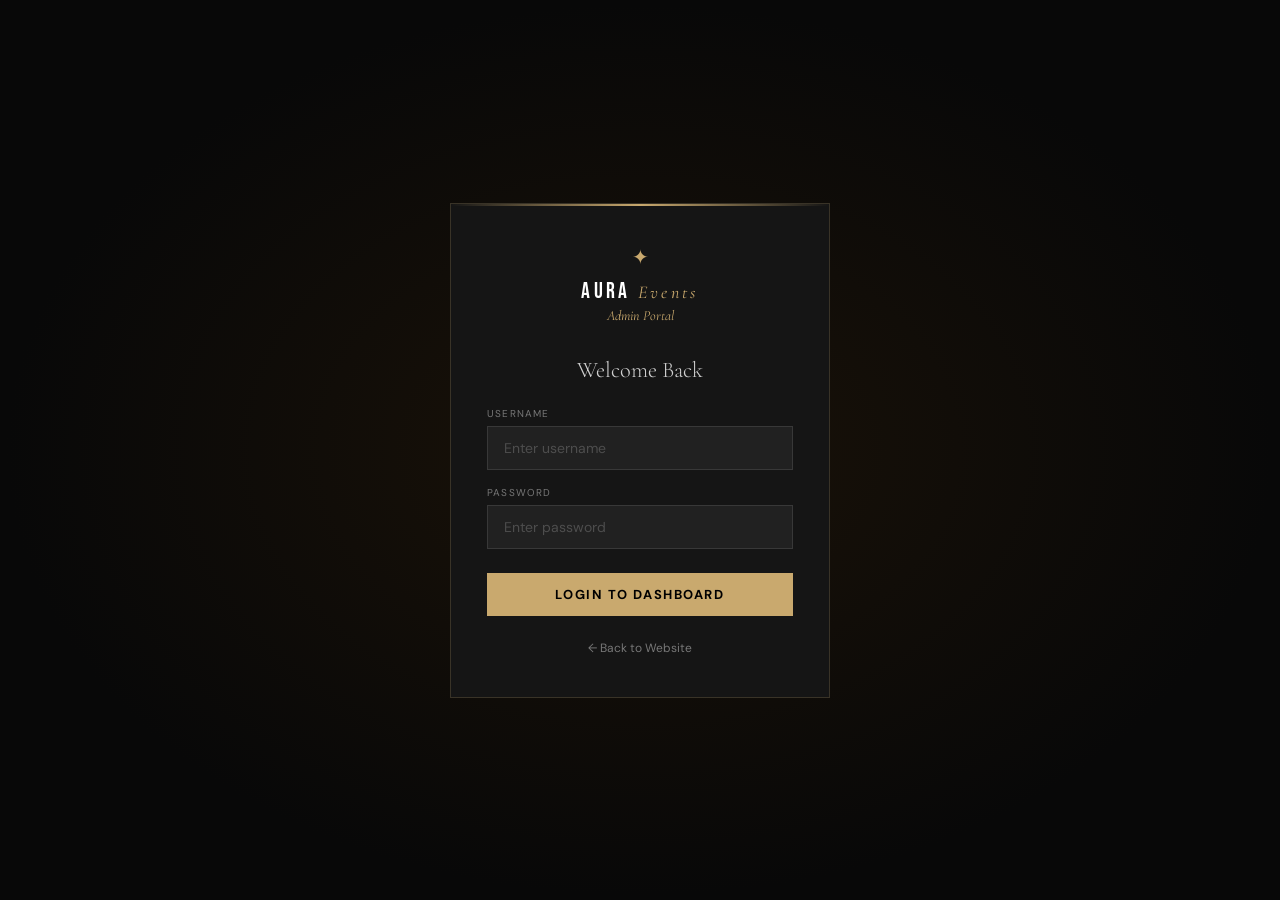
<file: adminlogin.html>
<!DOCTYPE html>
<html lang="en">
<head>
<meta charset="UTF-8"/>
<meta name="viewport" content="width=device-width, initial-scale=1.0"/>
<title>Admin Login — Aura Events</title>
<link href="https://fonts.googleapis.com/css2?family=Cormorant+Garamond:ital,wght@0,300;0,400;1,400&family=DM+Sans:wght@300;400;500;600&family=Bebas+Neue&display=swap" rel="stylesheet"/>
<style>
*,*::before,*::after{margin:0;padding:0;box-sizing:border-box;}
:root{
  --gold:#c9a96e;--gold-d:#9a7a45;
  --black:#080808;--dark:#0e0e0e;--d2:#151515;
  --white:#fff;--gray:#777;
  --font-d:'Bebas Neue',sans-serif;
  --font-s:'Cormorant Garamond',serif;
  --font-b:'DM Sans',sans-serif;
}
html,body{height:100%;background:var(--black);color:var(--white);font-family:var(--font-b);}

body{
  display:flex;align-items:center;justify-content:center;
  min-height:100vh;
  background: radial-gradient(ellipse at center, #1a1208 0%, #080808 70%);
}

.login-box{
  width:380px;
  background:var(--d2);
  border:1px solid rgba(201,169,110,0.2);
  padding:40px 36px;
  position:relative;
  animation: fadeIn 0.5s ease;
}

@keyframes fadeIn{
  from{opacity:0;transform:translateY(20px);}
  to{opacity:1;transform:translateY(0);}
}

.login-box::before{
  content:'';position:absolute;top:0;left:0;right:0;height:2px;
  background:linear-gradient(90deg,transparent,var(--gold),transparent);
}

.logo{
  text-align:center;
  margin-bottom:32px;
}

.logo-star{
  color:var(--gold);font-size:20px;
  animation:spin 8s linear infinite;display:inline-block;
}
@keyframes spin{to{transform:rotate(360deg)}}

.logo-txt{
  font-family:var(--font-d);font-size:22px;
  letter-spacing:.15em;margin-top:8px;
}

.logo-sub{
  font-family:var(--font-s);font-style:italic;
  color:var(--gold);font-size:14px;margin-top:2px;
}

.login-title{
  font-family:var(--font-s);font-size:1.4rem;
  font-weight:300;color:rgba(255,255,255,0.8);
  margin-bottom:24px;text-align:center;
}

.form-group{
  margin-bottom:16px;
}

.form-group label{
  display:block;font-size:10px;
  text-transform:uppercase;letter-spacing:.12em;
  color:var(--gray);margin-bottom:6px;
}

.form-group input{
  width:100%;
  background:rgba(255,255,255,0.05);
  border:1px solid rgba(255,255,255,0.1);
  color:var(--white);
  padding:12px 16px;
  font-family:var(--font-b);
  font-size:14px;
  outline:none;
  transition:border 0.2s;
}

.form-group input:focus{
  border-color:rgba(201,169,110,0.5);
  background:rgba(201,169,110,0.05);
}

.form-group input::placeholder{color:rgba(255,255,255,0.2);}

.login-btn{
  width:100%;
  background:var(--gold);
  border:none;
  color:#000;
  padding:13px;
  font-family:var(--font-b);
  font-size:13px;
  font-weight:700;
  letter-spacing:.12em;
  text-transform:uppercase;
  cursor:pointer;
  margin-top:8px;
  transition:all 0.3s;
}

.login-btn:hover{background:var(--gold-d);}

.error-msg{
  background:rgba(239,83,80,0.1);
  border:1px solid rgba(239,83,80,0.3);
  color:#ef5350;
  padding:10px 14px;
  font-size:12px;
  margin-bottom:16px;
  display:none;
  text-align:center;
}

.back-link{
  text-align:center;
  margin-top:20px;
}

.back-link a{
  color:var(--gray);
  font-size:12px;
  text-decoration:none;
  transition:color 0.2s;
}

.back-link a:hover{color:var(--gold);}
</style>
</head>
<body>

<div class="login-box">
  <div class="logo">
    <div class="logo-star">✦</div>
    <div class="logo-txt">AURA <span style="font-family:'Cormorant Garamond',serif;color:#c9a96e;font-style:italic;font-size:18px;">Events</span></div>
    <div class="logo-sub">Admin Portal</div>
  </div>

  <div class="login-title">Welcome Back</div>

  <div class="error-msg" id="errorMsg">❌ Invalid username or password!</div>

  <div class="form-group">
    <label>Username</label>
    <input type="text" id="username" placeholder="Enter username" autocomplete="off"/>
  </div>

  <div class="form-group">
    <label>Password</label>
    <input type="password" id="password" placeholder="Enter password"/>
  </div>

  <button class="login-btn" onclick="login()">Login to Dashboard</button>

  <div class="back-link">
    <a href="index.html">← Back to Website</a>
  </div>
</div>

<script>
// Admin credentials
const ADMIN_USER = 'admin';
const ADMIN_PASS = 'aura2024';

// Check already logged in
if(sessionStorage.getItem('aura-admin') === 'true'){
  window.location.href = 'admin.html';
}

document.getElementById('password').addEventListener('keypress', (e) => {
  if(e.key === 'Enter') login();
});

document.getElementById('username').addEventListener('keypress', (e) => {
  if(e.key === 'Enter') login();
});

function login(){
  const user = document.getElementById('username').value.trim();
  const pass = document.getElementById('password').value.trim();
  const err = document.getElementById('errorMsg');

  if(user === ADMIN_USER && pass === ADMIN_PASS){
    sessionStorage.setItem('aura-admin', 'true');
    window.location.href = 'admin.html';
  } else {
    err.style.display = 'block';
    setTimeout(()=> err.style.display = 'none', 3000);
  }
}
</script>
</body>
</html>
</file>
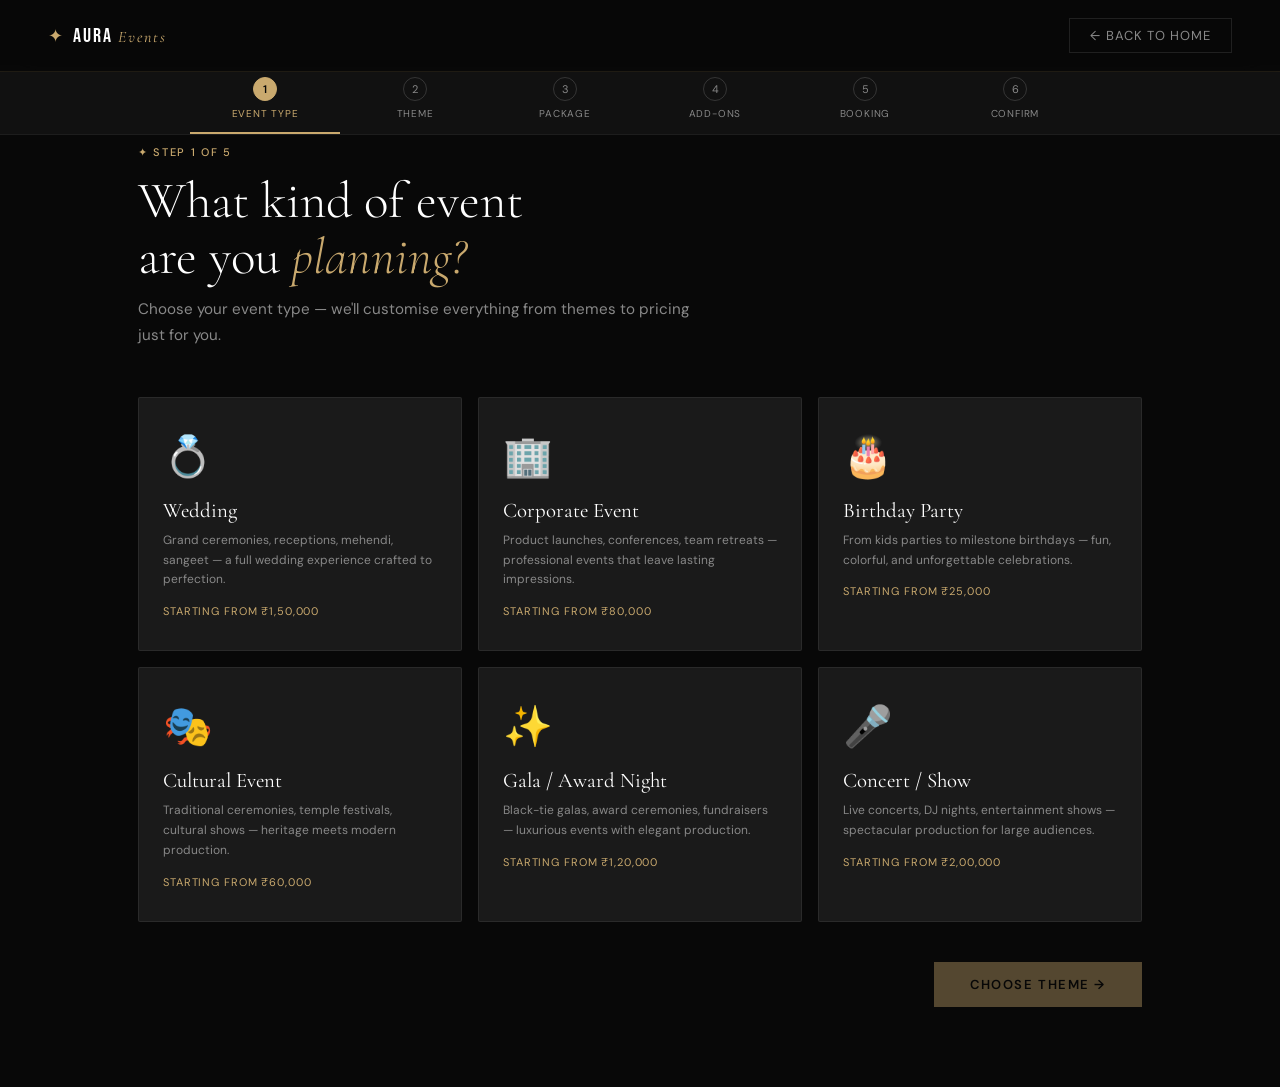
<file: ai.html>
<!DOCTYPE html>
<html lang="en">
<head>
<meta charset="UTF-8"/>
<meta name="viewport" content="width=device-width, initial-scale=1.0"/>
<title>Aura Events — Plan Your Event</title>
<link href="https://fonts.googleapis.com/css2?family=Cormorant+Garamond:ital,wght@0,300;0,400;0,600;1,300;1,400&family=DM+Sans:wght@300;400;500;600&family=Bebas+Neue&display=swap" rel="stylesheet"/>
<style>
:root {
  --gold:#c9a96e; --gold-light:#e8d5a3; --gold-dark:#9a7a45;
  --black:#080808; --dark:#111; --dark2:#1a1a1a; --dark3:#222;
  --white:#fff; --gray:#888; --gray-light:#bbb;
  --font-display:'Bebas Neue',sans-serif;
  --font-serif:'Cormorant Garamond',serif;
  --font-body:'DM Sans',sans-serif;
  --tr:all 0.35s cubic-bezier(.4,0,.2,1);
  /* Theme variables — change per event */
  --theme-primary:#c9a96e;
  --theme-bg:#0a0806;
  --theme-accent:#e8d5a3;
  --theme-glow:rgba(201,169,110,0.15);
}
*,*::before,*::after{margin:0;padding:0;box-sizing:border-box;}
html{scroll-behavior:smooth;}
body{background:var(--black);color:var(--white);font-family:var(--font-body);overflow-x:hidden;min-height:100vh;}
::-webkit-scrollbar{width:3px;}
::-webkit-scrollbar-thumb{background:var(--gold);}
em{font-style:italic;color:var(--gold);font-family:var(--font-serif);}

/* ── TOP NAV ── */
.top-nav{position:fixed;top:0;left:0;right:0;z-index:100;display:flex;align-items:center;justify-content:space-between;padding:18px 48px;background:rgba(8,8,8,0.92);backdrop-filter:blur(20px);border-bottom:1px solid rgba(201,169,110,0.12);}
.nav-logo{display:flex;align-items:center;gap:10px;text-decoration:none;}
.logo-star{color:var(--gold);font-size:18px;animation:spin 8s linear infinite;}
@keyframes spin{to{transform:rotate(360deg)}}
.logo-txt{font-family:var(--font-display);font-size:20px;letter-spacing:.1em;color:var(--white);}
.logo-txt em{font-family:var(--font-serif);font-size:16px;}
.nav-back{font-size:13px;color:var(--gray);text-decoration:none;letter-spacing:.08em;text-transform:uppercase;border:1px solid rgba(255,255,255,.1);padding:8px 20px;transition:var(--tr);}
.nav-back:hover{border-color:var(--gold);color:var(--gold);}

/* ── PROGRESS BAR ── */
.progress-wrap{position:fixed;top:65px;left:0;right:0;z-index:99;background:var(--dark);border-bottom:1px solid rgba(255,255,255,.05);}
.progress-steps{display:flex;align-items:stretch;max-width:900px;margin:0 auto;}
.progress-step{flex:1;display:flex;flex-direction:column;align-items:center;padding:12px 8px;gap:6px;cursor:pointer;position:relative;transition:var(--tr);border-bottom:2px solid transparent;}
.progress-step.active{border-bottom-color:var(--gold);}
.progress-step.done{border-bottom-color:rgba(201,169,110,.4);}
.step-num{width:24px;height:24px;border-radius:50%;border:1.5px solid rgba(255,255,255,.15);display:flex;align-items:center;justify-content:center;font-size:11px;color:var(--gray);transition:var(--tr);}
.progress-step.active .step-num{background:var(--gold);border-color:var(--gold);color:var(--black);font-weight:600;}
.progress-step.done .step-num{background:rgba(201,169,110,.2);border-color:rgba(201,169,110,.4);color:var(--gold);}
.step-lbl{font-size:10px;text-transform:uppercase;letter-spacing:.08em;color:var(--gray);text-align:center;transition:var(--tr);}
.progress-step.active .step-lbl{color:var(--gold);}
.progress-step.done .step-lbl{color:rgba(201,169,110,.6);}

/* ── MAIN WRAPPER ── */
.planner{padding:140px 48px 80px;max-width:1100px;margin:0 auto;}

/* ── STEP PANELS ── */
.step-panel{display:none;animation:fadeUp .5s ease both;}
.step-panel.active{display:block;}
@keyframes fadeUp{from{opacity:0;transform:translateY(24px);}to{opacity:1;transform:translateY(0);}}

/* ── SECTION HEADER ── */
.panel-header{margin-bottom:48px;}
.panel-tag{display:inline-flex;align-items:center;gap:8px;font-size:11px;font-weight:500;letter-spacing:.15em;text-transform:uppercase;color:var(--gold);margin-bottom:14px;}
.panel-title{font-family:var(--font-serif);font-size:clamp(2rem,5vw,3.2rem);font-weight:300;line-height:1.1;}
.panel-sub{font-size:.95rem;color:var(--gray);line-height:1.75;margin-top:10px;max-width:560px;}

/* ── EVENT TYPE GRID ── */
.event-grid{display:grid;grid-template-columns:repeat(3,1fr);gap:16px;}
.event-card{background:var(--dark2);border:1px solid rgba(255,255,255,.07);padding:32px 24px;cursor:pointer;position:relative;overflow:hidden;transition:var(--tr);border-radius:2px;}
.event-card::before{content:'';position:absolute;inset:0;background:radial-gradient(ellipse at 50% 100%,var(--theme-glow),transparent 70%);opacity:0;transition:var(--tr);}
.event-card:hover::before,.event-card.selected::before{opacity:1;}
.event-card:hover,.event-card.selected{border-color:var(--theme-primary);transform:translateY(-4px);}
.event-card.selected{background:rgba(201,169,110,.05);}
.ev-emoji{font-size:40px;margin-bottom:16px;display:block;}
.ev-name{font-family:var(--font-serif);font-size:1.3rem;font-weight:400;margin-bottom:8px;}
.ev-desc{font-size:12px;color:var(--gray);line-height:1.65;}
.ev-price-from{margin-top:14px;font-size:11px;color:var(--gold);letter-spacing:.08em;text-transform:uppercase;}
.selected-check{position:absolute;top:14px;right:14px;width:22px;height:22px;background:var(--gold);border-radius:50%;display:none;align-items:center;justify-content:center;font-size:12px;color:var(--black);font-weight:700;}
.event-card.selected .selected-check{display:flex;}

/* ── THEME GRID ── */
.theme-grid{display:grid;grid-template-columns:repeat(auto-fill,minmax(200px,1fr));gap:14px;}
.theme-card{border:1px solid rgba(255,255,255,.07);cursor:pointer;overflow:hidden;transition:var(--tr);position:relative;}
.theme-card:hover,.theme-card.selected{border-color:var(--theme-primary);transform:translateY(-3px);}
.theme-preview{height:120px;display:flex;align-items:center;justify-content:center;font-size:32px;position:relative;overflow:hidden;}
.theme-info{padding:14px 16px;background:var(--dark2);}
.theme-name{font-size:13px;font-weight:500;color:var(--white);margin-bottom:3px;}
.theme-sub{font-size:11px;color:var(--gray);}
.theme-card.selected .theme-info{background:rgba(201,169,110,.06);}
.theme-sel-badge{position:absolute;top:8px;right:8px;background:var(--gold);color:var(--black);font-size:10px;font-weight:700;padding:3px 8px;display:none;}
.theme-card.selected .theme-sel-badge{display:block;}

/* ── PACKAGE CARDS ── */
.package-grid{display:grid;grid-template-columns:repeat(3,1fr);gap:16px;}
.pkg-card{background:var(--dark2);border:1.5px solid rgba(255,255,255,.07);padding:36px 28px;cursor:pointer;position:relative;transition:var(--tr);overflow:hidden;}
.pkg-card:hover,.pkg-card.selected{border-color:var(--gold);transform:translateY(-4px);}
.pkg-card.featured{border-color:rgba(201,169,110,.35);background:rgba(201,169,110,.04);}
.pkg-badge{position:absolute;top:0;left:50%;transform:translateX(-50%);background:var(--gold);color:var(--black);font-size:10px;font-weight:700;letter-spacing:.1em;text-transform:uppercase;padding:4px 16px;}
.pkg-name{font-family:var(--font-display);font-size:1.4rem;letter-spacing:.08em;margin-bottom:6px;margin-top:8px;}
.pkg-price{font-family:var(--font-serif);font-size:2.2rem;color:var(--gold);font-weight:300;margin:12px 0;}
.pkg-price span{font-size:14px;color:var(--gray);font-family:var(--font-body);}
.pkg-features{list-style:none;margin:16px 0;display:flex;flex-direction:column;gap:9px;}
.pkg-features li{font-size:13px;color:var(--gray-light);display:flex;align-items:center;gap:8px;}
.pkg-features li::before{content:'✦';color:var(--gold);font-size:10px;flex-shrink:0;}
.pkg-sel-glow{position:absolute;inset:0;background:radial-gradient(ellipse at 50% 0%,rgba(201,169,110,.08),transparent 60%);pointer-events:none;}

/* ── ADD-ONS ── */
.addon-grid{display:grid;grid-template-columns:repeat(auto-fill,minmax(220px,1fr));gap:12px;}
.addon-card{background:var(--dark2);border:1px solid rgba(255,255,255,.07);padding:20px;cursor:pointer;transition:var(--tr);display:flex;align-items:center;gap:14px;position:relative;}
.addon-card:hover{border-color:rgba(201,169,110,.3);}
.addon-card.selected{border-color:var(--gold);background:rgba(201,169,110,.04);}
.addon-icon{font-size:26px;flex-shrink:0;}
.addon-info{flex:1;}
.addon-name{font-size:13px;font-weight:500;color:var(--white);margin-bottom:3px;}
.addon-price{font-size:12px;color:var(--gold);}
.addon-check{width:20px;height:20px;border:1.5px solid rgba(255,255,255,.2);border-radius:50%;flex-shrink:0;display:flex;align-items:center;justify-content:center;font-size:11px;transition:var(--tr);}
.addon-card.selected .addon-check{background:var(--gold);border-color:var(--gold);color:var(--black);font-weight:700;}

/* ── BOOKING FORM ── */
.form-grid{display:grid;grid-template-columns:1fr 1fr;gap:16px;}
.form-group{display:flex;flex-direction:column;gap:8px;}
.form-group.full{grid-column:1/-1;}
.form-label{font-size:11px;text-transform:uppercase;letter-spacing:.12em;color:var(--gray);}
.form-input,.form-select,.form-textarea{background:rgba(255,255,255,.04);border:1px solid rgba(255,255,255,.1);color:var(--white);padding:14px 18px;font-family:var(--font-body);font-size:14px;outline:none;transition:var(--tr);width:100%;appearance:none;resize:none;}
.form-input:focus,.form-select:focus,.form-textarea:focus{border-color:var(--gold);background:rgba(201,169,110,.04);}
.form-input::placeholder,.form-textarea::placeholder{color:rgba(255,255,255,.25);}
.form-select option{background:var(--dark);}

/* ── PRICE SUMMARY SIDEBAR ── */
.layout-with-sidebar{display:grid;grid-template-columns:1fr 340px;gap:32px;align-items:start;}
.summary-card{background:var(--dark2);border:1px solid rgba(201,169,110,.2);padding:28px;position:sticky;top:150px;}
.summary-title{font-family:var(--font-display);font-size:1.2rem;letter-spacing:.1em;color:var(--gold);margin-bottom:20px;padding-bottom:14px;border-bottom:1px solid rgba(201,169,110,.15);}
.summary-line{display:flex;justify-content:space-between;align-items:center;padding:8px 0;font-size:13px;}
.summary-line .lbl{color:var(--gray);}
.summary-line .val{color:var(--white);font-weight:500;}
.summary-divider{border:none;border-top:1px solid rgba(255,255,255,.07);margin:12px 0;}
.summary-total{display:flex;justify-content:space-between;align-items:center;padding:14px 0 0;margin-top:4px;border-top:1px solid rgba(201,169,110,.25);}
.summary-total .lbl{font-size:13px;text-transform:uppercase;letter-spacing:.1em;color:var(--gold);}
.summary-total .val{font-family:var(--font-display);font-size:2rem;color:var(--gold);}
.summary-empty{font-size:12px;color:rgba(255,255,255,.2);text-align:center;padding:20px 0;font-style:italic;}
.summary-event-chip{background:rgba(201,169,110,.1);border:1px solid rgba(201,169,110,.2);padding:8px 12px;margin-bottom:14px;font-size:12px;color:var(--gold);display:flex;align-items:center;gap:8px;}

/* ── BOOKING CONFIRMATION ── */
.confirm-wrap{text-align:center;padding:60px 0;}
.confirm-icon{font-size:72px;margin-bottom:24px;animation:popIn .6s cubic-bezier(.34,1.56,.64,1) both;}
@keyframes popIn{from{opacity:0;transform:scale(.4);}to{opacity:1;transform:scale(1);}}
.confirm-title{font-family:var(--font-serif);font-size:3rem;font-weight:300;margin-bottom:16px;}
.confirm-sub{font-size:1rem;color:var(--gray);line-height:1.75;max-width:500px;margin:0 auto 40px;}
.confirm-box{background:var(--dark2);border:1px solid rgba(201,169,110,.2);padding:32px;max-width:500px;margin:0 auto 32px;text-align:left;}
.confirm-row{display:flex;justify-content:space-between;padding:10px 0;border-bottom:1px solid rgba(255,255,255,.05);font-size:13px;}
.confirm-row:last-child{border-bottom:none;}
.confirm-row .lk{color:var(--gray);}
.confirm-row .vl{color:var(--white);font-weight:500;text-align:right;}
.confirm-total{display:flex;justify-content:space-between;padding:16px 0 0;margin-top:8px;border-top:1px solid rgba(201,169,110,.2);}
.confirm-total .lk{color:var(--gold);font-size:13px;text-transform:uppercase;letter-spacing:.1em;}
.confirm-total .vl{font-family:var(--font-display);font-size:2rem;color:var(--gold);}
.ref-id{display:inline-block;background:rgba(201,169,110,.1);border:1px solid rgba(201,169,110,.25);color:var(--gold);font-family:var(--font-display);letter-spacing:.2em;padding:10px 24px;font-size:1.1rem;margin-bottom:32px;}

/* ── BUTTONS ── */
.btn-row{display:flex;gap:14px;justify-content:flex-end;margin-top:40px;flex-wrap:wrap;}
.btn-next{background:var(--gold);color:var(--black);border:none;padding:14px 36px;font-family:var(--font-body);font-size:13px;font-weight:600;letter-spacing:.12em;text-transform:uppercase;cursor:pointer;transition:var(--tr);position:relative;overflow:hidden;}
.btn-next:disabled{opacity:.4;cursor:not-allowed;}
.btn-next::before{content:'';position:absolute;inset:0;background:var(--gold-dark);transform:translateX(-100%);transition:transform .4s ease;}
.btn-next:not(:disabled):hover::before{transform:translateX(0);}
.btn-next span{position:relative;z-index:1;}
.btn-back{background:transparent;color:var(--gray);border:1px solid rgba(255,255,255,.1);padding:14px 28px;font-family:var(--font-body);font-size:13px;letter-spacing:.08em;text-transform:uppercase;cursor:pointer;transition:var(--tr);}
.btn-back:hover{border-color:var(--gold);color:var(--gold);}
.btn-confirm{background:var(--gold);color:var(--black);border:none;padding:16px 48px;font-family:var(--font-body);font-size:14px;font-weight:700;letter-spacing:.15em;text-transform:uppercase;cursor:pointer;transition:var(--tr);width:100%;position:relative;overflow:hidden;}
.btn-confirm::before{content:'';position:absolute;inset:0;background:var(--gold-dark);transform:translateX(-100%);transition:transform .4s ease;}
.btn-confirm:hover::before{transform:translateX(0);}
.btn-confirm span{position:relative;z-index:1;}

/* ── THEME PALETTE SWITCHER ── */
.theme-wedding   {--theme-primary:#e8a4b0;--theme-glow:rgba(232,164,176,0.12);}
.theme-corporate {--theme-primary:#7ab4e8;--theme-glow:rgba(122,180,232,0.12);}
.theme-birthday  {--theme-primary:#f0c060;--theme-glow:rgba(240,192,96,0.12);}
.theme-cultural  {--theme-primary:#e8904a;--theme-glow:rgba(232,144,74,0.12);}
.theme-gala      {--theme-primary:#b09ae0;--theme-glow:rgba(176,154,224,0.12);}
.theme-concert   {--theme-primary:#6adcd0;--theme-glow:rgba(106,220,208,0.12);}

/* ── ANIMATIONS ── */
.reveal{opacity:0;transform:translateY(20px);transition:opacity .5s ease,transform .5s ease;}
.reveal.visible{opacity:1;transform:none;}
.count-up{transition:all .4s ease;}

/* ── RESPONSIVE ── */
@media(max-width:900px){
  .planner{padding:130px 24px 60px;}
  .top-nav{padding:16px 24px;}
  .event-grid,.package-grid{grid-template-columns:1fr 1fr;}
  .layout-with-sidebar{grid-template-columns:1fr;}
  .summary-card{position:static;}
}
@media(max-width:600px){
  .event-grid,.package-grid{grid-template-columns:1fr;}
  .form-grid{grid-template-columns:1fr;}
  .progress-steps{gap:0;}
  .step-lbl{display:none;}
}

/* ══ AI CHAT POPUP ══ */
.ai-helper-btn{display:inline-flex;align-items:center;gap:8px;margin-top:18px;background:rgba(201,169,110,0.08);border:1px solid rgba(201,169,110,0.35);color:var(--gold);padding:10px 20px;font-family:var(--font-body);font-size:13px;cursor:pointer;letter-spacing:.04em;transition:var(--tr);}
.ai-helper-btn:hover{background:rgba(201,169,110,0.15);transform:translateY(-1px);}
.ai-btn-dot{width:6px;height:6px;background:#4caf50;border-radius:50%;animation:aipulse 2s infinite;}
@keyframes aipulse{0%,100%{opacity:1;}50%{opacity:.3;}}
.ai-overlay{position:fixed;inset:0;background:rgba(0,0,0,0.6);z-index:999;display:none;backdrop-filter:blur(4px);}
.ai-overlay.open{display:block;}
.ai-popup{position:fixed;bottom:24px;right:24px;width:380px;max-height:560px;background:#111;border:1px solid rgba(201,169,110,0.25);display:flex;flex-direction:column;z-index:1000;transform:translateY(20px) scale(0.96);opacity:0;pointer-events:none;transition:all .3s cubic-bezier(.34,1.56,.64,1);}
.ai-popup.open{transform:translateY(0) scale(1);opacity:1;pointer-events:all;}
.ai-popup-head{display:flex;align-items:center;justify-content:space-between;padding:14px 16px;background:#161616;border-bottom:1px solid rgba(201,169,110,0.12);}
.ai-head-left{display:flex;align-items:center;gap:10px;}
.ai-avatar-sm{width:30px;height:30px;border-radius:50%;background:rgba(201,169,110,0.15);border:1px solid rgba(201,169,110,0.3);display:flex;align-items:center;justify-content:center;color:var(--gold);font-size:13px;}
.ai-popup-title{font-family:var(--font-serif);font-size:1rem;font-weight:400;}
.ai-popup-sub{display:flex;align-items:center;gap:5px;font-size:10px;color:var(--gray);margin-top:1px;}
.ai-live-dot{width:5px;height:5px;background:#4caf50;border-radius:50%;animation:aipulse 2s infinite;}
.ai-close-btn{background:transparent;border:none;color:var(--gray);font-size:16px;cursor:pointer;padding:4px 8px;transition:var(--tr);}
.ai-close-btn:hover{color:var(--white);}
.ai-messages{flex:1;overflow-y:auto;padding:14px;display:flex;flex-direction:column;gap:10px;max-height:320px;}
.ai-msg{display:flex;gap:8px;animation:fadeUp .3s ease both;}
.ai-msg.user{flex-direction:row-reverse;}
.ai-bubble{max-width:85%;padding:10px 13px;font-size:13px;line-height:1.65;}
.ai-msg.ai .ai-bubble{background:#1a1a1a;border:1px solid rgba(255,255,255,.06);border-radius:2px 10px 10px 10px;color:rgba(255,255,255,.85);}
.ai-msg.user .ai-bubble{background:rgba(201,169,110,.12);border:1px solid rgba(201,169,110,.25);border-radius:10px 2px 10px 10px;}
.ai-bubble strong{color:var(--gold);font-weight:500;}
.ai-bubble em{color:var(--gold-light);font-style:italic;}
.ai-typing{display:flex;gap:4px;align-items:center;padding:2px 0;}
.ai-tdot{width:5px;height:5px;background:var(--gold);border-radius:50%;animation:tdot 1.2s infinite;}
.ai-tdot:nth-child(2){animation-delay:.2s;}.ai-tdot:nth-child(3){animation-delay:.4s;}
@keyframes tdot{0%,60%,100%{transform:translateY(0);opacity:.3;}30%{transform:translateY(-5px);opacity:1;}}
.ai-quick-chips{display:flex;flex-wrap:wrap;gap:6px;padding:8px 14px;border-top:1px solid rgba(255,255,255,.05);}
.ai-chip{background:transparent;border:1px solid rgba(201,169,110,.2);color:rgba(255,255,255,.5);padding:5px 10px;font-size:11px;cursor:pointer;font-family:var(--font-body);transition:var(--tr);}
.ai-chip:hover{border-color:var(--gold);color:var(--white);}
.ai-input-row{display:flex;gap:8px;padding:10px 14px;border-top:1px solid rgba(255,255,255,.06);}
.ai-input{flex:1;background:rgba(255,255,255,.04);border:1px solid rgba(255,255,255,.08);color:var(--white);padding:10px 13px;font-family:var(--font-body);font-size:13px;outline:none;transition:var(--tr);}
.ai-input:focus{border-color:rgba(201,169,110,.5);}
.ai-input::placeholder{color:rgba(255,255,255,.22);}
.ai-send-btn{background:var(--gold);border:none;width:36px;height:36px;color:var(--black);font-size:14px;cursor:pointer;flex-shrink:0;transition:var(--tr);display:flex;align-items:center;justify-content:center;}
.ai-send-btn:hover{background:var(--gold-dark);}
.ai-send-btn:disabled{opacity:.4;cursor:not-allowed;}
.ai-suggest-card{background:var(--dark3);border:1px solid rgba(201,169,110,.2);padding:12px 14px;margin-top:6px;border-radius:2px;}
.ai-suggest-title{font-family:var(--font-serif);font-size:.95rem;color:var(--gold);margin-bottom:4px;}
.ai-suggest-desc{font-size:12px;color:var(--gray);line-height:1.6;margin-bottom:8px;}
.ai-apply-btn{background:var(--gold);color:var(--black);border:none;padding:6px 14px;font-size:11px;font-weight:600;letter-spacing:.08em;text-transform:uppercase;cursor:pointer;transition:var(--tr);}
.ai-apply-btn:hover{background:var(--gold-dark);}
@media(max-width:600px){.ai-popup{width:calc(100vw - 24px);right:12px;bottom:12px;}}
</style>
</head>
<body>

<!-- NAV -->
<nav class="top-nav">
  <a href="index.html" class="nav-logo">
    <span class="logo-star">✦</span>
    <span class="logo-txt">AURA <em>Events</em></span>
  </a>
  <a href="index.html" class="nav-back">← Back to Home</a>
</nav>

<!-- PROGRESS -->
<div class="progress-wrap">
  <div class="progress-steps" id="progressSteps">
    <div class="progress-step active" data-step="0" onclick="jumpStep(0)">
      <div class="step-num">1</div>
      <div class="step-lbl">Event Type</div>
    </div>
    <div class="progress-step" data-step="1" onclick="jumpStep(1)">
      <div class="step-num">2</div>
      <div class="step-lbl">Theme</div>
    </div>
    <div class="progress-step" data-step="2" onclick="jumpStep(2)">
      <div class="step-num">3</div>
      <div class="step-lbl">Package</div>
    </div>
    <div class="progress-step" data-step="3" onclick="jumpStep(3)">
      <div class="step-num">4</div>
      <div class="step-lbl">Add-ons</div>
    </div>
    <div class="progress-step" data-step="4" onclick="jumpStep(4)">
      <div class="step-num">5</div>
      <div class="step-lbl">Booking</div>
    </div>
    <div class="progress-step" data-step="5">
      <div class="step-num">6</div>
      <div class="step-lbl">Confirm</div>
    </div>
  </div>
</div>

<div class="planner">

  <!-- ══ STEP 1: EVENT TYPE ══ -->
  <div class="step-panel active" id="step0">
    <div class="panel-header">
      <div class="panel-tag">✦ Step 1 of 5</div>
      <h1 class="panel-title">What kind of event<br/>are you <em>planning?</em></h1>
      <p class="panel-sub">Choose your event type — we'll customise everything from themes to pricing just for you.</p>
    </div>
    <div class="event-grid">
      <div class="event-card" data-event="wedding" data-base="150000" onclick="selectEvent(this)">
        <div class="selected-check">✓</div>
        <span class="ev-emoji">💍</span>
        <div class="ev-name">Wedding</div>
        <div class="ev-desc">Grand ceremonies, receptions, mehendi, sangeet — a full wedding experience crafted to perfection.</div>
        <div class="ev-price-from">Starting from ₹1,50,000</div>
      </div>
      <div class="event-card" data-event="corporate" data-base="80000" onclick="selectEvent(this)">
        <div class="selected-check">✓</div>
        <span class="ev-emoji">🏢</span>
        <div class="ev-name">Corporate Event</div>
        <div class="ev-desc">Product launches, conferences, team retreats — professional events that leave lasting impressions.</div>
        <div class="ev-price-from">Starting from ₹80,000</div>
      </div>
      <div class="event-card" data-event="birthday" data-base="25000" onclick="selectEvent(this)">
        <div class="selected-check">✓</div>
        <span class="ev-emoji">🎂</span>
        <div class="ev-name">Birthday Party</div>
        <div class="ev-desc">From kids parties to milestone birthdays — fun, colorful, and unforgettable celebrations.</div>
        <div class="ev-price-from">Starting from ₹25,000</div>
      </div>
      <div class="event-card" data-event="cultural" data-base="60000" onclick="selectEvent(this)">
        <div class="selected-check">✓</div>
        <span class="ev-emoji">🎭</span>
        <div class="ev-name">Cultural Event</div>
        <div class="ev-desc">Traditional ceremonies, temple festivals, cultural shows — heritage meets modern production.</div>
        <div class="ev-price-from">Starting from ₹60,000</div>
      </div>
      <div class="event-card" data-event="gala" data-base="120000" onclick="selectEvent(this)">
        <div class="selected-check">✓</div>
        <span class="ev-emoji">✨</span>
        <div class="ev-name">Gala / Award Night</div>
        <div class="ev-desc">Black-tie galas, award ceremonies, fundraisers — luxurious events with elegant production.</div>
        <div class="ev-price-from">Starting from ₹1,20,000</div>
      </div>
      <div class="event-card" data-event="concert" data-base="200000" onclick="selectEvent(this)">
        <div class="selected-check">✓</div>
        <span class="ev-emoji">🎤</span>
        <div class="ev-name">Concert / Show</div>
        <div class="ev-desc">Live concerts, DJ nights, entertainment shows — spectacular production for large audiences.</div>
        <div class="ev-price-from">Starting from ₹2,00,000</div>
      </div>
    </div>
    <div class="btn-row">
      <button class="btn-next" id="nextBtn0" disabled onclick="goNext()" ><span>Choose Theme →</span></button>
    </div>
  </div>

  <!-- ══ STEP 2: THEME ══ -->
  <div class="step-panel" id="step1">
    <div class="panel-header">
      <div class="panel-tag">✦ Step 2 of 5</div>
      <h1 class="panel-title">Pick your <em>perfect theme</em></h1>
      <p class="panel-sub" id="themeSubText">Each theme includes its own colour palette, décor style, floral arrangements, and ambience.</p>
      <button class="ai-helper-btn" onclick="openAiChat()">
        <span class="ai-btn-dot"></span>
        ✦ Not sure? Ask our AI Theme Consultant
      </button>
    </div>
    <div class="theme-grid" id="themeGrid"></div>
    <div class="btn-row">
      <button class="btn-back" onclick="goBack()"><span>← Back</span></button>
      <button class="btn-next" id="nextBtn1" disabled onclick="goNext()"><span>Choose Package →</span></button>
    </div>
  </div>

  <!-- ══ AI CHAT POPUP ══ -->
  <div class="ai-overlay" id="aiOverlay" onclick="closeAiChat()"></div>
  <div class="ai-popup" id="aiPopup">
    <div class="ai-popup-head">
      <div class="ai-head-left">
        <div class="ai-avatar-sm">✦</div>
        <div>
          <div class="ai-popup-title">AI Theme Consultant</div>
          <div class="ai-popup-sub"><span class="ai-live-dot"></span> Powered by Claude AI</div>
        </div>
      </div>
      <button class="ai-close-btn" onclick="closeAiChat()">✕</button>
    </div>
    <div class="ai-messages" id="aiMessages">
      <div class="ai-msg ai">
        <div class="ai-bubble">
          Vanakkam! 👋 I'm your AI Theme Consultant.<br/><br/>
          Tell me — <strong>what kind of vibe are you looking for?</strong> Or just tell me what themes you <em>don't</em> like and I'll suggest something perfect! 🎨
        </div>
      </div>
    </div>
    <div class="ai-quick-chips" id="aiQuickChips">
      <button class="ai-chip" onclick="aiUseChip(this)">I want something unique</button>
      <button class="ai-chip" onclick="aiUseChip(this)">Royal & traditional</button>
      <button class="ai-chip" onclick="aiUseChip(this)">Modern & minimal</button>
      <button class="ai-chip" onclick="aiUseChip(this)">Garden / outdoor vibes</button>
    </div>
    <div class="ai-input-row">
      <input type="text" class="ai-input" id="aiInput" placeholder="Describe your dream theme..." onkeydown="aiHandleKey(event)"/>
      <button class="ai-send-btn" id="aiSendBtn" onclick="aiSend()">➤</button>
    </div>
  </div>

  <!-- ══ STEP 3: PACKAGE ══ -->
  <div class="step-panel" id="step2">
    <div class="panel-header">
      <div class="panel-tag">✦ Step 3 of 5</div>
      <h1 class="panel-title">Select your <em>package</em></h1>
      <p class="panel-sub">All packages include our signature planning service, on-day coordination, and post-event support.</p>
    </div>
    <div class="package-grid" id="packageGrid"></div>
    <div class="btn-row">
      <button class="btn-back" onclick="goBack()">← Back</button>
      <button class="btn-next" id="nextBtn2" disabled onclick="goNext()"><span>Customise Add-ons →</span></button>
    </div>
  </div>

  <!-- ══ STEP 4: ADD-ONS ══ -->
  <div class="step-panel" id="step3">
    <div class="panel-header">
      <div class="panel-tag">✦ Step 4 of 5</div>
      <h1 class="panel-title">Customise with <em>add-ons</em></h1>
      <p class="panel-sub">Elevate your event with extra services. Select as many as you like!</p>
    </div>
    <div class="layout-with-sidebar">
      <div>
        <div class="addon-grid" id="addonGrid"></div>
        <div class="btn-row">
          <button class="btn-back" onclick="goBack()">← Back</button>
          <button class="btn-next" onclick="goNext()"><span>Fill Booking Details →</span></button>
        </div>
      </div>
      <div class="summary-card" id="summaryCard3">
        <div class="summary-title">Price Summary</div>
        <div id="summaryContent3"></div>
      </div>
    </div>
  </div>

  <!-- ══ STEP 5: BOOKING FORM ══ -->
  <div class="step-panel" id="step4">
    <div class="panel-header">
      <div class="panel-tag">✦ Step 5 of 5</div>
      <h1 class="panel-title">Your <em>booking details</em></h1>
      <p class="panel-sub">Almost there! Fill in your details and we'll confirm your booking within 24 hours.</p>
    </div>
    <div class="layout-with-sidebar">
      <div>
        <div class="form-grid">
          <div class="form-group">
            <label class="form-label">Full Name *</label>
            <input type="text" class="form-input" id="fName" placeholder="Your full name" required/>
          </div>
          <div class="form-group">
            <label class="form-label">Phone Number *</label>
            <input type="tel" class="form-input" id="fPhone" placeholder="+91 98765 43210" required/>
          </div>
          <div class="form-group">
            <label class="form-label">Email Address *</label>
            <input type="email" class="form-input" id="fEmail" placeholder="you@email.com" required/>
          </div>
          <div class="form-group">
            <label class="form-label">Number of Guests *</label>
            <input type="number" class="form-input" id="fGuests" placeholder="e.g. 150" min="1" oninput="updateGuests(this.value)"/>
          </div>
          <div class="form-group">
            <label class="form-label">Event Date *</label>
            <input type="date" class="form-input" id="fDate"/>
          </div>
          <div class="form-group">
            <label class="form-label">Event Venue</label>
            <input type="text" class="form-input" id="fVenue" placeholder="Venue name or 'Help me find one'"/>
          </div>
          <div class="form-group">
            <label class="form-label">City *</label>
            <select class="form-select" id="fCity">
              <option value="">Select City</option>
              <option>Chennai</option>
              <option>Coimbatore</option>
              <option>Madurai</option>
              <option>Salem</option>
              <option>Bangalore</option>
              <option>Mumbai</option>
              <option>Delhi</option>
              <option>Other</option>
            </select>
          </div>
          <div class="form-group">
            <label class="form-label">Budget Range</label>
            <select class="form-select" id="fBudget">
              <option value="">Select Range</option>
              <option>Under ₹1 Lakh</option>
              <option>₹1L – ₹3L</option>
              <option>₹3L – ₹5L</option>
              <option>₹5L – ₹10L</option>
              <option>Above ₹10L</option>
            </select>
          </div>
          <div class="form-group full">
            <label class="form-label">Special Requests / Notes</label>
            <textarea class="form-textarea" id="fNotes" rows="4" placeholder="Any special requirements, dietary needs, theme preferences, or anything you'd like us to know..."></textarea>
          </div>
        </div>
        <div class="btn-row">
          <button class="btn-back" onclick="goBack()">← Back</button>
          <button class="btn-next" onclick="submitBooking()"><span>Review & Confirm →</span></button>
        </div>
      </div>
      <div class="summary-card" id="summaryCard4">
        <div class="summary-title">Price Summary</div>
        <div id="summaryContent4"></div>
      </div>
    </div>
  </div>

  <!-- ══ STEP 6: CONFIRMATION ══ -->
  <div class="step-panel" id="step5">
    <div class="confirm-wrap">
      <div class="confirm-icon">🎉</div>
      <h1 class="confirm-title">Booking <em>Confirmed!</em></h1>
      <p class="confirm-sub">Thank you! Our team will contact you within 24 hours to finalise all details. Your reference ID is:</p>
      <div class="ref-id" id="refId">AURA-000000</div>
      <div class="confirm-box" id="confirmBox"></div>
      <p style="font-size:13px;color:var(--gray);margin-bottom:28px;">A confirmation email has been sent to <span id="confirmEmail" style="color:var(--gold)"></span></p>
      <button class="btn-confirm" onclick="window.location.href='index.html'"><span>← Back to Home</span></button>
    </div>
  </div>

</div><!-- /planner -->

<script>
// ══════════════════════════════════════════════
//  DATA
// ══════════════════════════════════════════════
const EVENTS = {
  wedding:   {name:'Wedding',        emoji:'💍', cls:'theme-wedding'},
  corporate: {name:'Corporate Event',emoji:'🏢', cls:'theme-corporate'},
  birthday:  {name:'Birthday Party', emoji:'🎂', cls:'theme-birthday'},
  cultural:  {name:'Cultural Event', emoji:'🎭', cls:'theme-cultural'},
  gala:      {name:'Gala / Award Night',emoji:'✨',cls:'theme-gala'},
  concert:   {name:'Concert / Show', emoji:'🎤', cls:'theme-concert'},
};

const THEMES = {
  wedding:[
    {id:'royal',    name:'Royal Classic',       sub:'Deep red, ivory & gold florals',      emoji:'🌹', bg:'linear-gradient(135deg,#2d0a0a,#4a1515)'},
    {id:'garden',   name:'Garden Romance',       sub:'Blush, sage green & baby florals',    emoji:'🌸', bg:'linear-gradient(135deg,#1a0d10,#2d1520)'},
    {id:'luxury',   name:'Luxury Minimalist',    sub:'All-white, crystal & modern blooms',  emoji:'🤍', bg:'linear-gradient(135deg,#111,#1e1e1e)'},
    {id:'vintage',  name:'Vintage Rustic',        sub:'Dried flowers, earthy tones & wood',  emoji:'🌾', bg:'linear-gradient(135deg,#1a1208,#2d1e0a)'},
    {id:'mehndi',   name:'Mehndi Celebration',   sub:'Marigold, turmeric & vibrant hues',   emoji:'🌼', bg:'linear-gradient(135deg,#1a1200,#2d2000)'},
    {id:'beach',    name:'Destination / Beach',  sub:'Sea blues, corals & tropical leaves', emoji:'🌊', bg:'linear-gradient(135deg,#041018,#081a24)'},
  ],
  corporate:[
    {id:'modern',   name:'Modern Corporate',     sub:'Sleek white, navy & silver tones',    emoji:'💼', bg:'linear-gradient(135deg,#060c18,#0d1628)'},
    {id:'techy',    name:'Tech & Innovation',    sub:'Dark mode, neon blue & glass UI',     emoji:'⚡', bg:'linear-gradient(135deg,#020810,#040e1e)'},
    {id:'eco',      name:'Eco / Green Summit',   sub:'Biophilic, plants & natural tones',   emoji:'🌿', bg:'linear-gradient(135deg,#060e06,#0c1a0c)'},
    {id:'luxury_c', name:'Executive Gala',       sub:'Black tie, gold & leather textures',  emoji:'🥂', bg:'linear-gradient(135deg,#0a0800,#181200)'},
  ],
  birthday:[
    {id:'glam',     name:'Glam & Gold',          sub:'Balloons, gold glitter & neon signs', emoji:'🎊', bg:'linear-gradient(135deg,#180c00,#281400)'},
    {id:'pastel',   name:'Pastel Dreamland',     sub:'Soft pinks, mints & fairy lights',   emoji:'🦄', bg:'linear-gradient(135deg,#180010,#200018)'},
    {id:'retro',    name:'Retro 90s Party',       sub:'Bright neons, funky patterns & games',emoji:'🕹️',bg:'linear-gradient(135deg,#0a0014,#100018)'},
    {id:'garden_b', name:'Garden Tea Party',     sub:'Florals, pastel linen & vintage tea', emoji:'🫖', bg:'linear-gradient(135deg,#080e04,#10180a)'},
    {id:'dark_b',   name:'Dark & Mysterious',    sub:'Black balloons, deep jewel tones',    emoji:'🖤', bg:'linear-gradient(135deg,#080808,#141414)'},
  ],
  cultural:[
    {id:'classical',name:'Classical Tamil',      sub:'Kolam, banana leaves & temple décor', emoji:'🏛️', bg:'linear-gradient(135deg,#180800,#281000)'},
    {id:'navratri', name:'Navratri Celebration', sub:'9 colors, garba floor & folk art',    emoji:'🎪', bg:'linear-gradient(135deg,#180018,#200020)'},
    {id:'pongal',   name:'Pongal Festival',      sub:'Sugarcane, kolam & rustic earthware', emoji:'🌾', bg:'linear-gradient(135deg,#181000,#201600)'},
    {id:'temple',   name:'Temple Festival',      sub:'Marigold, lights & traditional décor',emoji:'🙏', bg:'linear-gradient(135deg,#180400,#280800)'},
  ],
  gala:[
    {id:'blacktie', name:'Black Tie Classic',    sub:'Tuxedo noir, candlelight & crystal',  emoji:'🎩', bg:'linear-gradient(135deg,#080808,#141414)'},
    {id:'masq',     name:'Masquerade Ball',      sub:'Venetian masks, purple & gold mystery',emoji:'🎭', bg:'linear-gradient(135deg,#0e0018,#180024)'},
    {id:'art_deco', name:'Art Deco Glamour',     sub:'Gold geometry, feathers & champagne', emoji:'🥂', bg:'linear-gradient(135deg,#0e0a00,#1a1200)'},
  ],
  concert:[
    {id:'festival', name:'Music Festival',       sub:'Stage, LED walls & crowd energy',     emoji:'🎸', bg:'linear-gradient(135deg,#080018,#100024)'},
    {id:'dj',       name:'DJ Night / Rave',      sub:'Strobe lights, fog & bass culture',   emoji:'🎛️', bg:'linear-gradient(135deg,#000010,#00001e)'},
    {id:'acoustic', name:'Acoustic Evening',     sub:'Warm stage, intimate & refined',      emoji:'🎵', bg:'linear-gradient(135deg,#0e0800,#181000)'},
  ],
};

const PACKAGES = {
  wedding:[
    {id:'silver', name:'Silver',    mult:1.0, badge:'',         highlight:false, price_label:'Base',   features:['Venue decoration','Basic floral arrangements','Catering for 100 guests','Photography (4hr)','Basic lighting setup','Event coordinator']},
    {id:'gold',   name:'Gold',      mult:1.8, badge:'Most Popular', highlight:true, price_label:'Best Value', features:['Premium venue décor','Luxury floral design','Catering for 200 guests','Photo + Video (full day)','Premium lighting & DJ','2 Coordinators','Mehendi & Sangeet setup','Bridal suite decor']},
    {id:'plat',   name:'Platinum',  mult:3.2, badge:'',         highlight:false, price_label:'All-Inclusive', features:['Custom theme design','Exotic florals & imported decor','Unlimited guests catering','Cinematic photo+video','Stage + LED backdrop','Dedicated team of 10','5-star accommodation tie-up','Pre/post event coverage']},
  ],
  corporate:[
    {id:'basic',  name:'Basic',     mult:1.0, badge:'',         highlight:false, price_label:'Essentials', features:['Venue setup','AV equipment','Catering for 50 guests','Basic branding','1 Coordinator']},
    {id:'pro',    name:'Pro',       mult:1.9, badge:'Recommended', highlight:true, price_label:'Most Chosen', features:['Full venue branding','Stage + LED backdrop','Catering for 150 guests','Live streaming setup','Photography+Video','2 Coordinators','Welcome lounge']},
    {id:'exec',   name:'Executive', mult:3.0, badge:'',         highlight:false, price_label:'Full Service', features:['Custom stage design','Multi-room setup','Unlimited catering','Full production crew','Valet parking','Media coverage','Post-event highlights reel']},
  ],
  birthday:[
    {id:'fun',    name:'Fun Pack',  mult:1.0, badge:'',         highlight:false, price_label:'Perfect Start', features:['Themed décor','Birthday cake (2 tier)','Balloon setup','Photography (2hr)','Games & entertainment']},
    {id:'glam',   name:'Glamour',   mult:2.0, badge:'Fan Favourite', highlight:true, price_label:'Best Value', features:['Full themed transformation','Custom 4-tier cake','Photo booth with props','DJ + dance floor','Surprise entry setup','Catering for 50 guests']},
    {id:'mega',   name:'Mega Bash', mult:3.5, badge:'',         highlight:false, price_label:'Go All Out', features:['End-to-end theme design','Celeb chef catering','Live band or DJ','Fireworks display','Drone video coverage','Personalised return gifts']},
  ],
  cultural:[
    {id:'trad',   name:'Traditional',mult:1.0,badge:'',         highlight:false, price_label:'Authentic', features:['Traditional décor','Puja setup','Catering (vegetarian)','1 Coordinator']},
    {id:'grand',  name:'Grand',      mult:1.8,badge:'Popular',  highlight:true, price_label:'Recommended', features:['Elaborate kolam & décor','Cultural performances','Feast catering for 200','Photography & video','Sound system']},
    {id:'royal_c',name:'Royal',      mult:3.0,badge:'',         highlight:false, price_label:'Full Ceremony', features:['Royal traditional theme','Live nadaswaram & performances','Unlimited feast','Cinematography','VIP seating','Temple priest coordination']},
  ],
  gala:[
    {id:'eve',    name:'Evening',   mult:1.0, badge:'',         highlight:false, price_label:'Elegant Start', features:['Formal venue setup','3-course dinner','Award stage','Photography']},
    {id:'gala2',  name:'Grand Gala',mult:1.8, badge:'Top Pick', highlight:true, price_label:'Most Popular', features:['Black tie setup','5-course dinner','LED stage backdrop','Live entertainment','Videography','Red carpet arrival']},
    {id:'prem',   name:'Premiere',  mult:3.2, badge:'',         highlight:false, price_label:'Ultra Luxury', features:['Custom award stage','Celebrity host option','Michelin-style dining','Full production crew','Media coverage','Custom trophies']},
  ],
  concert:[
    {id:'small',  name:'Intimate',  mult:1.0, badge:'',         highlight:false, price_label:'Up to 500', features:['Stage setup','PA system','Basic lighting rig','Sound engineer']},
    {id:'mid',    name:'Main Stage',mult:1.7, badge:'Most Booked',highlight:true,price_label:'500–2000', features:['Professional stage','LED wall backdrop','Full PA + monitors','Lighting designer','Crowd barriers','Ticketing support']},
    {id:'mega_c', name:'Festival',  mult:3.5, badge:'',         highlight:false, price_label:'2000+ Capacity', features:['Multi-stage setup','Giant LED screens','Full production crew','VIP zones','Security team','Live streaming','Media partners']},
  ],
};

const ADDONS = [
  {id:'photo',     name:'Extra Photographer',  price:15000, emoji:'📸'},
  {id:'drone',     name:'Drone Videography',   price:12000, emoji:'🚁'},
  {id:'photobooth',name:'Photo Booth',          price:8000,  emoji:'🤳'},
  {id:'fireworks', name:'Fireworks Display',    price:30000, emoji:'🎆'},
  {id:'liveband',  name:'Live Band (3hr)',       price:25000, emoji:'🎸'},
  {id:'floral+',   name:'Premium Florals',       price:20000, emoji:'🌺'},
  {id:'catering+', name:'Extra Catering (50)',   price:18000, emoji:'🍽️'},
  {id:'transport', name:'Guest Transport',       price:10000, emoji:'🚌'},
  {id:'decor+',    name:'Luxury Décor Upgrade',  price:22000, emoji:'✨'},
  {id:'anchor',    name:'Professional Anchor/MC',price:14000, emoji:'🎤'},
  {id:'kids',      name:'Kids Entertainment',    price:9000,  emoji:'🎠'},
  {id:'honeymoon', name:'Honeymoon Setup',       price:16000, emoji:'🌹'},
];

// ══════════════════════════════════════════════
//  STATE
// ══════════════════════════════════════════════
let state = {
  step: 0,
  event: null,
  eventName: '',
  eventEmoji: '',
  basePrice: 0,
  theme: null,
  themeName: '',
  package: null,
  packageName: '',
  packagePrice: 0,
  addons: [],
  addonTotal: 0,
  guestMultiplier: 1,
  form: {},
};

function totalPrice() {
  return Math.round((state.packagePrice + state.addonTotal) * state.guestMultiplier);
}

// ══════════════════════════════════════════════
//  STEP NAVIGATION
// ══════════════════════════════════════════════
function showStep(n) {
  document.querySelectorAll('.step-panel').forEach(p => p.classList.remove('active'));
  document.getElementById('step' + n).classList.add('active');
  document.querySelectorAll('.progress-step').forEach((s, i) => {
    s.classList.remove('active', 'done');
    if (i < n) s.classList.add('done');
    if (i === n) s.classList.add('active');
  });
  state.step = n;
  window.scrollTo({top: 0, behavior: 'smooth'});
}

function goNext() { showStep(state.step + 1); }
function goBack() { showStep(state.step - 1); }
function jumpStep(n) {
  if (n <= state.step) showStep(n);
}

// ══════════════════════════════════════════════
//  STEP 1 — EVENT SELECT
// ══════════════════════════════════════════════
function selectEvent(card) {
  document.querySelectorAll('.event-card').forEach(c => c.classList.remove('selected'));
  card.classList.add('selected');
  state.event    = card.dataset.event;
  state.basePrice= parseInt(card.dataset.base);
  state.eventName= EVENTS[state.event].name;
  state.eventEmoji= EVENTS[state.event].emoji;
  // Apply theme class to body
  document.body.className = EVENTS[state.event].cls;
  document.getElementById('nextBtn0').disabled = false;
  // Rebuild theme grid for selected event
  buildThemeGrid();
}

// ══════════════════════════════════════════════
//  STEP 2 — THEME
// ══════════════════════════════════════════════
function buildThemeGrid() {
  const grid = document.getElementById('themeGrid');
  const themes = THEMES[state.event] || [];
  grid.innerHTML = themes.map(t => `
    <div class="theme-card" data-theme="${t.id}" data-name="${t.name}" onclick="selectTheme(this)">
      <div class="theme-sel-badge">Selected ✓</div>
      <div class="theme-preview" style="background:${t.bg}">${t.emoji}</div>
      <div class="theme-info">
        <div class="theme-name">${t.name}</div>
        <div class="theme-sub">${t.sub}</div>
      </div>
    </div>
  `).join('');
}

function selectTheme(card) {
  document.querySelectorAll('.theme-card').forEach(c => c.classList.remove('selected'));
  card.classList.add('selected');
  state.theme = card.dataset.theme;
  state.themeName = card.dataset.name;
  document.getElementById('nextBtn1').disabled = false;
  // Rebuild packages
  buildPackageGrid();
}

// ══════════════════════════════════════════════
//  STEP 3 — PACKAGE
// ══════════════════════════════════════════════
function buildPackageGrid() {
  const grid = document.getElementById('packageGrid');
  const pkgs = PACKAGES[state.event] || [];
  grid.innerHTML = pkgs.map(p => {
    const price = Math.round(state.basePrice * p.mult);
    return `
      <div class="pkg-card${p.highlight?' featured':''}" data-pkg="${p.id}" data-price="${price}" data-name="${p.name}" onclick="selectPackage(this)">
        ${p.badge ? `<div class="pkg-badge">${p.badge}</div>` : ''}
        <div class="pkg-sel-glow"></div>
        <div class="pkg-name">${p.name}</div>
        <div class="pkg-price">₹${price.toLocaleString('en-IN')} <span>/ base</span></div>
        <ul class="pkg-features">
          ${p.features.map(f => `<li>${f}</li>`).join('')}
        </ul>
      </div>
    `;
  }).join('');
}

function selectPackage(card) {
  document.querySelectorAll('.pkg-card').forEach(c => c.classList.remove('selected'));
  card.classList.add('selected');
  state.package = card.dataset.pkg;
  state.packageName = card.dataset.name;
  state.packagePrice = parseInt(card.dataset.price);
  state.addonTotal = 0;
  state.addons = [];
  document.getElementById('nextBtn2').disabled = false;
  buildAddonGrid();
}

// ══════════════════════════════════════════════
//  STEP 4 — ADD-ONS
// ══════════════════════════════════════════════
function buildAddonGrid() {
  const grid = document.getElementById('addonGrid');
  grid.innerHTML = ADDONS.map(a => `
    <div class="addon-card" data-id="${a.id}" data-price="${a.price}" data-name="${a.name}" onclick="toggleAddon(this)">
      <div class="addon-icon">${a.emoji}</div>
      <div class="addon-info">
        <div class="addon-name">${a.name}</div>
        <div class="addon-price">+₹${a.price.toLocaleString('en-IN')}</div>
      </div>
      <div class="addon-check">✓</div>
    </div>
  `).join('');
  renderSummary('summaryContent3');
}

function toggleAddon(card) {
  const id = card.dataset.id;
  const price = parseInt(card.dataset.price);
  const name = card.dataset.name;
  if (card.classList.contains('selected')) {
    card.classList.remove('selected');
    state.addons = state.addons.filter(a => a.id !== id);
    state.addonTotal -= price;
  } else {
    card.classList.add('selected');
    state.addons.push({id, name, price});
    state.addonTotal += price;
  }
  renderSummary('summaryContent3');
}

// ══════════════════════════════════════════════
//  SUMMARY RENDERER
// ══════════════════════════════════════════════
function renderSummary(containerId) {
  const el = document.getElementById(containerId);
  if (!state.event) { el.innerHTML = '<p class="summary-empty">Select an event to see pricing</p>'; return; }
  let html = `
    <div class="summary-event-chip">${state.eventEmoji} ${state.eventName}${state.themeName ? ' · ' + state.themeName : ''}</div>
    <div class="summary-line"><span class="lbl">${state.packageName || 'Package'}</span><span class="val">₹${state.packagePrice.toLocaleString('en-IN')}</span></div>
  `;
  if (state.addons.length) {
    html += '<hr class="summary-divider"/>';
    state.addons.forEach(a => {
      html += `<div class="summary-line"><span class="lbl">${a.name}</span><span class="val">+₹${a.price.toLocaleString('en-IN')}</span></div>`;
    });
  }
  if (state.guestMultiplier > 1) {
    html += `<div class="summary-line"><span class="lbl">Guest scale (${state.guestMultiplier}x)</span><span class="val">×${state.guestMultiplier}</span></div>`;
  }
  html += `
    <div class="summary-total">
      <span class="lbl">Total Estimate</span>
      <span class="val">₹${totalPrice().toLocaleString('en-IN')}</span>
    </div>
    <p style="font-size:10px;color:var(--gray);margin-top:10px;line-height:1.6;">*Final price confirmed after consultation. GST additional.</p>
  `;
  el.innerHTML = html;
}

// ══════════════════════════════════════════════
//  GUEST MULTIPLIER
// ══════════════════════════════════════════════
function updateGuests(val) {
  const g = parseInt(val) || 0;
  if (g <= 100) state.guestMultiplier = 1;
  else if (g <= 200) state.guestMultiplier = 1.3;
  else if (g <= 400) state.guestMultiplier = 1.6;
  else if (g <= 700) state.guestMultiplier = 2.0;
  else state.guestMultiplier = 2.5;
  renderSummary('summaryContent4');
}

// ══════════════════════════════════════════════
//  BOOKING SUBMIT
// ══════════════════════════════════════════════
function submitBooking() {
  const name  = document.getElementById('fName').value.trim();
  const phone = document.getElementById('fPhone').value.trim();
  const email = document.getElementById('fEmail').value.trim();
  const date  = document.getElementById('fDate').value;
  const city  = document.getElementById('fCity').value;
  if (!name || !phone || !email || !date || !city) {
    alert('Please fill in all required fields (*)');
    return;
  }
  state.form = { name, phone, email, date, city,
    venue:  document.getElementById('fVenue').value,
    guests: document.getElementById('fGuests').value,
    budget: document.getElementById('fBudget').value,
    notes:  document.getElementById('fNotes').value,
  };
  buildConfirmation();
  showStep(5);
}

function buildConfirmation() {
  const f = state.form;
  const refId = 'AURA-' + Math.floor(100000 + Math.random() * 900000);
  document.getElementById('refId').textContent = refId;
  document.getElementById('confirmEmail').textContent = f.email;

  const addonsStr = state.addons.length ? state.addons.map(a=>a.name).join(', ') : 'None';
  const dateFormatted = f.date ? new Date(f.date).toLocaleDateString('en-IN', {day:'numeric',month:'long',year:'numeric'}) : '—';

  document.getElementById('confirmBox').innerHTML = `
    <div class="confirm-row"><span class="lk">Client</span><span class="vl">${f.name}</span></div>
    <div class="confirm-row"><span class="lk">Phone</span><span class="vl">${f.phone}</span></div>
    <div class="confirm-row"><span class="lk">Event Type</span><span class="vl">${state.eventEmoji} ${state.eventName}</span></div>
    <div class="confirm-row"><span class="lk">Theme</span><span class="vl">${state.themeName}</span></div>
    <div class="confirm-row"><span class="lk">Package</span><span class="vl">${state.packageName}</span></div>
    <div class="confirm-row"><span class="lk">Add-ons</span><span class="vl">${addonsStr}</span></div>
    <div class="confirm-row"><span class="lk">Guests</span><span class="vl">${f.guests || '—'}</span></div>
    <div class="confirm-row"><span class="lk">Event Date</span><span class="vl">${dateFormatted}</span></div>
    <div class="confirm-row"><span class="lk">City</span><span class="vl">${f.city}</span></div>
    <div class="confirm-total">
      <span class="lk">Total Estimate</span>
      <span class="vl">₹${totalPrice().toLocaleString('en-IN')}</span>
    </div>
  `;
}

// ══════════════════════════════════════════════
//  ON STEP CHANGE — re-render summaries
// ══════════════════════════════════════════════
const origShowStep = showStep;
// Patch to update step-4 summary on arrival
document.getElementById('nextBtn3') && document.getElementById('nextBtn3').addEventListener('click', () => {
  renderSummary('summaryContent4');
});

// Observe step changes
const observer = new MutationObserver(() => {
  if (document.getElementById('step3').classList.contains('active')) renderSummary('summaryContent3');
  if (document.getElementById('step4').classList.contains('active')) renderSummary('summaryContent4');
});
observer.observe(document.getElementById('step3'), {attributes:true,attributeFilter:['class']});
observer.observe(document.getElementById('step4'), {attributes:true,attributeFilter:['class']});


// ══════════════════════════════════════════════
//  AI THEME CONSULTANT
// ══════════════════════════════════════════════
let aiHistory = [];
let aiLoading = false;

function openAiChat() {
  document.getElementById('aiOverlay').classList.add('open');
  document.getElementById('aiPopup').classList.add('open');
  setTimeout(() => document.getElementById('aiInput').focus(), 300);
}

function closeAiChat() {
  document.getElementById('aiOverlay').classList.remove('open');
  document.getElementById('aiPopup').classList.remove('open');
}

function aiUseChip(btn) {
  document.getElementById('aiInput').value = btn.textContent;
  aiSend();
}

function aiHandleKey(e) {
  if (e.key === 'Enter') { e.preventDefault(); aiSend(); }
}

function aiAddMsg(role, html) {
  const container = document.getElementById('aiMessages');
  const div = document.createElement('div');
  div.className = 'ai-msg ' + role;
  div.innerHTML = `<div class="ai-bubble">${html}</div>`;
  container.appendChild(div);
  container.scrollTop = container.scrollHeight;
  return div;
}

function aiShowTyping() {
  const container = document.getElementById('aiMessages');
  const div = document.createElement('div');
  div.className = 'ai-msg ai'; div.id = 'aiTyping';
  div.innerHTML = `<div class="ai-bubble"><div class="ai-typing"><div class="ai-tdot"></div><div class="ai-tdot"></div><div class="ai-tdot"></div></div></div>`;
  container.appendChild(div);
  container.scrollTop = container.scrollHeight;
}

function aiRemoveTyping() {
  const t = document.getElementById('aiTyping');
  if (t) t.remove();
}

function aiFmt(text) {
  return text
    .replace(/\*\*(.*?)\*\*/g, '<strong>$1</strong>')
    .replace(/\*(.*?)\*/g, '<em>$1</em>')
    .replace(/✦/g, '<span style="color:#c9a96e">✦</span>')
    .replace(/₹/g, '<span style="color:#c9a96e">₹</span>')
    .replace(/\n/g, '<br/>');
}

async function aiSend() {
  const input = document.getElementById('aiInput');
  const text = input.value.trim();
  if (!text || aiLoading) return;
  input.value = '';
  aiLoading = true;
  document.getElementById('aiSendBtn').disabled = true;
  document.getElementById('aiQuickChips').style.display = 'none';

  aiAddMsg('user', text);
  aiHistory.push({ role: 'user', content: text });
  aiShowTyping();

  const eventInfo = state.event ? `The user is planning a ${state.eventName} event.` : '';

  const systemPrompt = `You are Aura AI, a warm and creative event theme consultant for "Aura Events" — a premium Indian event management company. ${eventInfo}

Your job: Help users find their perfect event theme through friendly conversation.
- Ask about colors, vibe, indoor/outdoor, inspiration
- When you have enough info, suggest 1-2 specific themes
- Each theme: name, color palette, key décor elements, vibe in 2 lines
- Format clearly with emojis
- Keep responses SHORT (under 150 words)
- End every response with one follow-up question OR "Apply Theme" suggestion
- Tanglish is totally fine
- Use **bold** for theme names and key words`;

  try {
    const res = await fetch('https://api.anthropic.com/v1/messages', {
      method: 'POST',
      headers: {
        'Content-Type': 'application/json',
        'anthropic-dangerous-direct-browser-access': 'true'
      },
      body: JSON.stringify({
        model: 'claude-haiku-4-5-20251001',
        max_tokens: 400,
        system: systemPrompt,
        messages: aiHistory
      })
    });
    const data = await res.json();
    aiRemoveTyping();
    if (!res.ok) throw new Error(data?.error?.message || 'Error');
    const reply = data.content?.[0]?.text || 'Try again!';
    aiHistory.push({ role: 'assistant', content: reply });
    aiAddMsg('ai', aiFmt(reply));
  } catch (err) {
    aiRemoveTyping();
    aiAddMsg('ai', '⚠️ ' + (err.message || 'Something went wrong. Try again!'));
  }
  aiLoading = false;
  document.getElementById('aiSendBtn').disabled = false;
  document.getElementById('aiInput').focus();
}

// Init
buildThemeGrid();
</script>
</body>
</html>
</file>
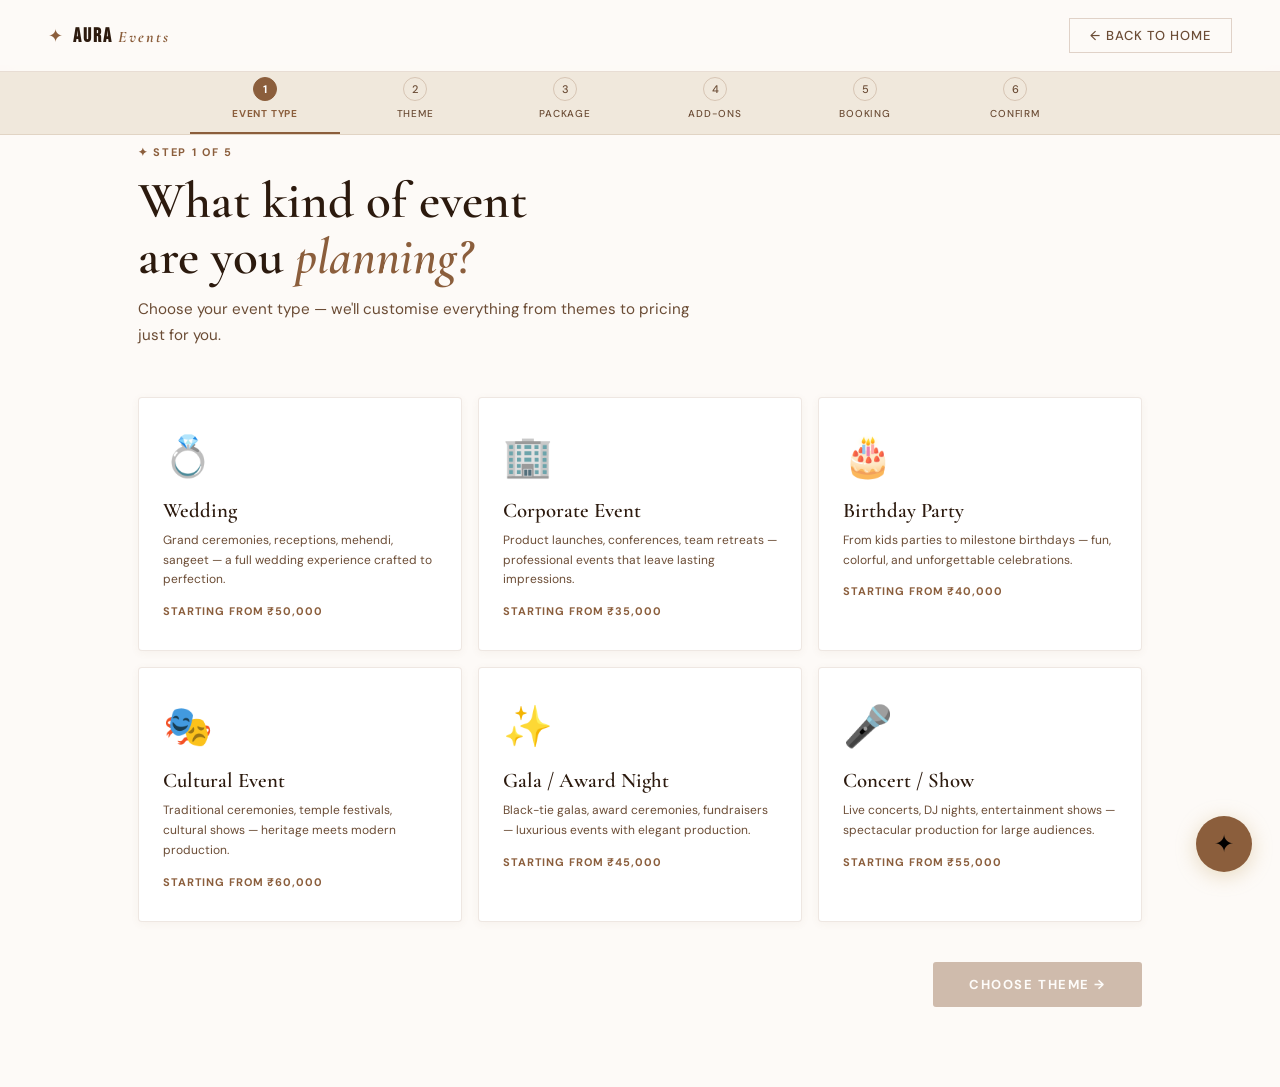
<file: event.html>
<!DOCTYPE html>
<html lang="en">
<head>
<meta charset="UTF-8"/>
<meta name="viewport" content="width=device-width, initial-scale=1.0"/>
<title>Aura Events — Plan Your Event</title>
<link href="https://fonts.googleapis.com/css2?family=Cormorant+Garamond:ital,wght@0,300;0,400;0,600;1,300;1,400&family=DM+Sans:wght@300;400;500;600&family=Bebas+Neue&display=swap" rel="stylesheet"/>
<style>
:root {
  --gold:#8B5E3C; --gold-light:#C49A6C; --gold-dark:#5C3D22;
  --black:#FDFAF7; --dark:#F5EFE6; --dark2:#EDE4D8; --dark3:#E3D5C4;
  --white:#2C1A0E; --gray:#6B4C35; --gray-light:#5C3D22;
  --font-display:'Bebas Neue',sans-serif;
  --font-serif:'Cormorant Garamond',serif;
  --font-body:'DM Sans',sans-serif;
  --tr:all 0.35s cubic-bezier(.4,0,.2,1);
  --theme-primary:#8B5E3C;
  --theme-bg:#FDFAF7;
  --theme-accent:#C49A6C;
  --theme-glow:rgba(139,94,60,0.12);
}
*,*::before,*::after{margin:0;padding:0;box-sizing:border-box;}
html{scroll-behavior:smooth;}
body{background:var(--black);color:var(--white);font-family:var(--font-body);overflow-x:hidden;min-height:100vh;}
::-webkit-scrollbar{width:3px;}
::-webkit-scrollbar-thumb{background:var(--gold);}
em{font-style:italic;color:var(--gold);font-family:var(--font-serif);}

/* ── TOP NAV ── */
.top-nav{position:fixed;top:0;left:0;right:0;z-index:100;display:flex;align-items:center;justify-content:space-between;padding:18px 48px;background:rgba(253,250,247,0.95);backdrop-filter:blur(20px);border-bottom:1px solid rgba(139,94,60,0.18);}
.nav-logo{display:flex;align-items:center;gap:10px;text-decoration:none;}
.logo-star{color:var(--gold);font-size:18px;animation:spin 8s linear infinite;}
@keyframes spin{to{transform:rotate(360deg)}}
.logo-txt{font-family:var(--font-display);font-size:20px;letter-spacing:.1em;color:var(--white);font-weight:700;}
.logo-txt em{font-family:var(--font-serif);font-size:16px;}
.nav-back{font-size:13px;color:var(--gray);text-decoration:none;letter-spacing:.08em;text-transform:uppercase;border:1px solid rgba(139,94,60,0.25);padding:8px 20px;transition:var(--tr);font-weight:500;}
.nav-back:hover{border-color:var(--gold);color:var(--gold);}

/* ── PROGRESS BAR ── */
.progress-wrap{position:fixed;top:65px;left:0;right:0;z-index:99;background:#F0E8DC;border-bottom:1px solid rgba(139,94,60,0.15);}
.progress-steps{display:flex;align-items:stretch;max-width:900px;margin:0 auto;}
.progress-step{flex:1;display:flex;flex-direction:column;align-items:center;padding:12px 8px;gap:6px;cursor:pointer;position:relative;transition:var(--tr);border-bottom:2px solid transparent;}
.progress-step.active{border-bottom-color:var(--gold);}
.progress-step.done{border-bottom-color:rgba(139,94,60,0.4);}
.step-num{width:24px;height:24px;border-radius:50%;border:1.5px solid rgba(139,94,60,0.25);display:flex;align-items:center;justify-content:center;font-size:11px;color:var(--gray);transition:var(--tr);font-weight:500;}
.progress-step.active .step-num{background:var(--gold);border-color:var(--gold);color:#FFF;font-weight:700;}
.progress-step.done .step-num{background:rgba(139,94,60,0.15);border-color:rgba(139,94,60,0.4);color:var(--gold);}
.step-lbl{font-size:10px;text-transform:uppercase;letter-spacing:.08em;color:var(--gray);text-align:center;transition:var(--tr);font-weight:500;}
.progress-step.active .step-lbl{color:var(--gold);font-weight:700;}
.progress-step.done .step-lbl{color:rgba(139,94,60,0.6);}

/* ── MAIN WRAPPER ── */
.planner{padding:140px 48px 80px;max-width:1100px;margin:0 auto;}

/* ── STEP PANELS ── */
.step-panel{display:none;animation:fadeUp .5s ease both;}
.step-panel.active{display:block;}
@keyframes fadeUp{from{opacity:0;transform:translateY(24px);}to{opacity:1;transform:translateY(0);}}

/* ── SECTION HEADER ── */
.panel-header{margin-bottom:48px;}
.panel-tag{display:inline-flex;align-items:center;gap:8px;font-size:11px;font-weight:700;letter-spacing:.15em;text-transform:uppercase;color:var(--gold);margin-bottom:14px;}
.panel-title{font-family:var(--font-serif);font-size:clamp(2rem,5vw,3.2rem);font-weight:600;line-height:1.1;color:#2C1A0E;}
.panel-sub{font-size:.95rem;color:var(--gray);line-height:1.75;margin-top:10px;max-width:560px;font-weight:400;}

/* ── EVENT TYPE GRID ── */
.event-grid{display:grid;grid-template-columns:repeat(3,1fr);gap:16px;}
.event-card{background:#FFF;border:1.5px solid rgba(139,94,60,0.15);padding:32px 24px;cursor:pointer;position:relative;overflow:hidden;transition:var(--tr);border-radius:4px;box-shadow:0 2px 8px rgba(139,94,60,0.06);}
.event-card::before{content:'';position:absolute;inset:0;background:radial-gradient(ellipse at 50% 100%,var(--theme-glow),transparent 70%);opacity:0;transition:var(--tr);}
.event-card:hover::before,.event-card.selected::before{opacity:1;}
.event-card:hover,.event-card.selected{border-color:var(--theme-primary);transform:translateY(-4px);box-shadow:0 8px 24px rgba(139,94,60,0.15);}
.event-card.selected{background:rgba(139,94,60,0.04);}
.ev-emoji{font-size:40px;margin-bottom:16px;display:block;}
.ev-name{font-family:var(--font-serif);font-size:1.3rem;font-weight:600;margin-bottom:8px;color:#2C1A0E;}
.ev-desc{font-size:12px;color:var(--gray);line-height:1.65;}
.ev-price-from{margin-top:14px;font-size:11px;color:var(--gold);letter-spacing:.08em;text-transform:uppercase;font-weight:700;}
.selected-check{position:absolute;top:14px;right:14px;width:22px;height:22px;background:var(--gold);border-radius:50%;display:none;align-items:center;justify-content:center;font-size:12px;color:#FFF;font-weight:700;}
.event-card.selected .selected-check{display:flex;}

/* ── THEME GRID ── */
.theme-grid{display:grid;grid-template-columns:repeat(auto-fill,minmax(200px,1fr));gap:14px;}
.theme-card{border:1.5px solid rgba(139,94,60,0.15);cursor:pointer;overflow:hidden;transition:var(--tr);position:relative;border-radius:4px;box-shadow:0 2px 6px rgba(139,94,60,0.06);}
.theme-card:hover,.theme-card.selected{border-color:var(--theme-primary);transform:translateY(-3px);box-shadow:0 6px 18px rgba(139,94,60,0.15);}
.theme-preview{height:120px;display:flex;align-items:center;justify-content:center;font-size:32px;position:relative;overflow:hidden;}
.theme-info{padding:14px 16px;background:#FFF;}
.theme-name{font-size:13px;font-weight:700;color:#2C1A0E;margin-bottom:3px;}
.theme-sub{font-size:11px;color:var(--gray);}
.theme-card.selected .theme-info{background:rgba(139,94,60,0.04);}
.theme-sel-badge{position:absolute;top:8px;right:8px;background:var(--gold);color:#FFF;font-size:10px;font-weight:700;padding:3px 8px;display:none;border-radius:2px;}
.theme-card.selected .theme-sel-badge{display:block;}

/* ── PACKAGE CARDS ── */
.package-grid{display:grid;grid-template-columns:repeat(3,1fr);gap:16px;}
.pkg-card{background:#FFF;border:1.5px solid rgba(139,94,60,0.15);padding:36px 28px;cursor:pointer;position:relative;transition:var(--tr);overflow:hidden;border-radius:4px;box-shadow:0 2px 8px rgba(139,94,60,0.06);}
.pkg-card:hover,.pkg-card.selected{border-color:var(--gold);transform:translateY(-4px);box-shadow:0 8px 24px rgba(139,94,60,0.15);}
.pkg-card.featured{border-color:rgba(139,94,60,0.4);background:rgba(139,94,60,0.03);}
.pkg-badge{position:absolute;top:0;left:50%;transform:translateX(-50%);background:var(--gold);color:#FFF;font-size:10px;font-weight:700;letter-spacing:.1em;text-transform:uppercase;padding:4px 16px;border-radius:0 0 4px 4px;}
.pkg-name{font-family:var(--font-display);font-size:1.4rem;letter-spacing:.08em;margin-bottom:6px;margin-top:8px;color:#2C1A0E;}
.pkg-price{font-family:var(--font-serif);font-size:2.2rem;color:var(--gold);font-weight:600;margin:12px 0;}
.pkg-price span{font-size:14px;color:var(--gray);font-family:var(--font-body);font-weight:400;}
.pkg-features{list-style:none;margin:16px 0;display:flex;flex-direction:column;gap:9px;}
.pkg-features li{font-size:13px;color:#5C3D22;display:flex;align-items:center;gap:8px;font-weight:500;}
.pkg-features li::before{content:'✦';color:var(--gold);font-size:10px;flex-shrink:0;}
.pkg-sel-glow{position:absolute;inset:0;background:radial-gradient(ellipse at 50% 0%,rgba(139,94,60,0.06),transparent 60%);pointer-events:none;}

/* ── ADD-ONS ── */
.addon-grid{display:grid;grid-template-columns:repeat(auto-fill,minmax(220px,1fr));gap:12px;}
.addon-card{background:#FFF;border:1.5px solid rgba(139,94,60,0.15);padding:20px;cursor:pointer;transition:var(--tr);display:flex;align-items:center;gap:14px;position:relative;border-radius:4px;}
.addon-card:hover{border-color:rgba(139,94,60,0.4);}
.addon-card.selected{border-color:var(--gold);background:rgba(139,94,60,0.04);}
.addon-icon{font-size:26px;flex-shrink:0;}
.addon-info{flex:1;}
.addon-name{font-size:13px;font-weight:700;color:#2C1A0E;margin-bottom:3px;}
.addon-price{font-size:12px;color:var(--gold);font-weight:600;}
.addon-check{width:20px;height:20px;border:1.5px solid rgba(139,94,60,0.3);border-radius:50%;flex-shrink:0;display:flex;align-items:center;justify-content:center;font-size:11px;transition:var(--tr);}
.addon-card.selected .addon-check{background:var(--gold);border-color:var(--gold);color:#FFF;font-weight:700;}

/* ── BOOKING FORM ── */
.form-grid{display:grid;grid-template-columns:1fr 1fr;gap:16px;}
.form-group{display:flex;flex-direction:column;gap:8px;}
.form-group.full{grid-column:1/-1;}
.form-label{font-size:11px;text-transform:uppercase;letter-spacing:.12em;color:var(--gray);font-weight:700;}
.form-input,.form-select,.form-textarea{background:#FFF;border:1.5px solid rgba(139,94,60,0.2);color:#2C1A0E;padding:14px 18px;font-family:var(--font-body);font-size:14px;outline:none;transition:var(--tr);width:100%;appearance:none;resize:none;border-radius:3px;}
.form-input:focus,.form-select:focus,.form-textarea:focus{border-color:var(--gold);background:#FFFDF9;box-shadow:0 0 0 3px rgba(139,94,60,0.08);}
.form-input::placeholder,.form-textarea::placeholder{color:rgba(139,94,60,0.35);}
.form-select option{background:#FFF;color:#2C1A0E;}

/* ── PRICE SUMMARY SIDEBAR ── */
.layout-with-sidebar{display:grid;grid-template-columns:1fr 340px;gap:32px;align-items:start;}
.summary-card{background:#FFF;border:1.5px solid rgba(139,94,60,0.2);padding:28px;position:sticky;top:150px;border-radius:6px;box-shadow:0 4px 16px rgba(139,94,60,0.08);}
.summary-title{font-family:var(--font-display);font-size:1.2rem;letter-spacing:.1em;color:var(--gold);margin-bottom:20px;padding-bottom:14px;border-bottom:1.5px solid rgba(139,94,60,0.15);font-weight:700;}
.summary-line{display:flex;justify-content:space-between;align-items:center;padding:8px 0;font-size:13px;}
.summary-line .lbl{color:var(--gray);font-weight:500;}
.summary-line .val{color:#2C1A0E;font-weight:700;}
.summary-divider{border:none;border-top:1px solid rgba(139,94,60,0.1);margin:12px 0;}
.summary-total{display:flex;justify-content:space-between;align-items:center;padding:14px 0 0;margin-top:4px;border-top:1.5px solid rgba(139,94,60,0.25);}
.summary-total .lbl{font-size:13px;text-transform:uppercase;letter-spacing:.1em;color:var(--gold);font-weight:700;}
.summary-total .val{font-family:var(--font-display);font-size:2rem;color:var(--gold);}
.summary-empty{font-size:12px;color:rgba(139,94,60,0.4);text-align:center;padding:20px 0;font-style:italic;}
.summary-event-chip{background:rgba(139,94,60,0.08);border:1px solid rgba(139,94,60,0.2);padding:8px 12px;margin-bottom:14px;font-size:12px;color:var(--gold);display:flex;align-items:center;gap:8px;font-weight:700;border-radius:3px;}

/* ── BOOKING CONFIRMATION ── */
.confirm-wrap{text-align:center;padding:60px 0;}
.confirm-icon{font-size:72px;margin-bottom:24px;animation:popIn .6s cubic-bezier(.34,1.56,.64,1) both;}
@keyframes popIn{from{opacity:0;transform:scale(.4);}to{opacity:1;transform:scale(1);}}
.confirm-title{font-family:var(--font-serif);font-size:3rem;font-weight:600;margin-bottom:16px;color:#2C1A0E;}
.confirm-sub{font-size:1rem;color:var(--gray);line-height:1.75;max-width:500px;margin:0 auto 40px;font-weight:400;}
.confirm-box{background:#FFF;border:1.5px solid rgba(139,94,60,0.2);padding:32px;max-width:500px;margin:0 auto 32px;text-align:left;border-radius:6px;box-shadow:0 4px 16px rgba(139,94,60,0.08);}
.confirm-row{display:flex;justify-content:space-between;padding:10px 0;border-bottom:1px solid rgba(139,94,60,0.08);font-size:13px;}
.confirm-row:last-child{border-bottom:none;}
.confirm-row .lk{color:var(--gray);font-weight:500;}
.confirm-row .vl{color:#2C1A0E;font-weight:700;text-align:right;}
.confirm-total{display:flex;justify-content:space-between;padding:16px 0 0;margin-top:8px;border-top:1.5px solid rgba(139,94,60,0.2);}
.confirm-total .lk{color:var(--gold);font-size:13px;text-transform:uppercase;letter-spacing:.1em;font-weight:700;}
.confirm-total .vl{font-family:var(--font-display);font-size:2rem;color:var(--gold);}
.ref-id{display:inline-block;background:rgba(139,94,60,0.08);border:1.5px solid rgba(139,94,60,0.25);color:var(--gold);font-family:var(--font-display);letter-spacing:.2em;padding:10px 24px;font-size:1.1rem;margin-bottom:32px;border-radius:3px;}

/* ── BUTTONS ── */
.btn-row{display:flex;gap:14px;justify-content:flex-end;margin-top:40px;flex-wrap:wrap;}
.btn-next{background:var(--gold);color:#FFF;border:none;padding:14px 36px;font-family:var(--font-body);font-size:13px;font-weight:700;letter-spacing:.12em;text-transform:uppercase;cursor:pointer;transition:var(--tr);position:relative;overflow:hidden;border-radius:3px;}
.btn-next:disabled{opacity:.4;cursor:not-allowed;}
.btn-next::before{content:'';position:absolute;inset:0;background:var(--gold-dark);transform:translateX(-100%);transition:transform .4s ease;}
.btn-next:not(:disabled):hover::before{transform:translateX(0);}
.btn-next span{position:relative;z-index:1;}
.btn-back{background:transparent;color:var(--gray);border:1.5px solid rgba(139,94,60,0.25);padding:14px 28px;font-family:var(--font-body);font-size:13px;letter-spacing:.08em;text-transform:uppercase;cursor:pointer;transition:var(--tr);border-radius:3px;font-weight:600;}
.btn-back:hover{border-color:var(--gold);color:var(--gold);}
.btn-confirm{background:var(--gold);color:#FFF;border:none;padding:16px 48px;font-family:var(--font-body);font-size:14px;font-weight:700;letter-spacing:.15em;text-transform:uppercase;cursor:pointer;transition:var(--tr);width:100%;position:relative;overflow:hidden;border-radius:3px;}
.btn-confirm::before{content:'';position:absolute;inset:0;background:var(--gold-dark);transform:translateX(-100%);transition:transform .4s ease;}
.btn-confirm:hover::before{transform:translateX(0);}
.btn-confirm span{position:relative;z-index:1;}

/* ── THEME PALETTE SWITCHER ── */
.theme-wedding   {--theme-primary:#C2617A;--theme-glow:rgba(194,97,122,0.1);}
.theme-corporate {--theme-primary:#4A7FB5;--theme-glow:rgba(74,127,181,0.1);}
.theme-birthday  {--theme-primary:#C47D1A;--theme-glow:rgba(196,125,26,0.1);}
.theme-cultural  {--theme-primary:#B85E2A;--theme-glow:rgba(184,94,42,0.1);}
.theme-gala      {--theme-primary:#7B5EA7;--theme-glow:rgba(123,94,167,0.1);}
.theme-concert   {--theme-primary:#2A8C82;--theme-glow:rgba(42,140,130,0.1);}

/* ── RESPONSIVE ── */
@media(max-width:900px){
  .planner{padding:130px 24px 60px;}
  .top-nav{padding:16px 24px;}
  .event-grid,.package-grid{grid-template-columns:1fr 1fr;}
  .layout-with-sidebar{grid-template-columns:1fr;}
  .summary-card{position:static;}
}
@media(max-width:600px){
  .event-grid,.package-grid{grid-template-columns:1fr;}
  .form-grid{grid-template-columns:1fr;}
  .progress-steps{gap:0;}
  .step-lbl{display:none;}
}
/* ── Review Modal ── */
.review-overlay{display:none;position:fixed;inset:0;z-index:9999;background:rgba(8,8,8,0.75);backdrop-filter:blur(6px);align-items:center;justify-content:center;}
.review-overlay.open{display:flex;}
.review-modal{background:#fffdfb;border:1px solid rgba(201,169,110,0.3);padding:36px 32px;width:100%;max-width:460px;position:relative;animation:slideUp .45s cubic-bezier(.34,1.56,.64,1) both;border-radius:6px;box-shadow:0 24px 64px rgba(0,0,0,0.35);}
@keyframes slideUp{from{opacity:0;transform:translateY(40px);}to{opacity:1;transform:translateY(0);}}
.review-modal::before{content:'';position:absolute;top:0;left:0;right:0;height:2px;background:linear-gradient(90deg,transparent,var(--gold),transparent);}
.review-close{position:absolute;top:14px;right:16px;background:none;border:none;cursor:pointer;font-size:18px;color:var(--gray);transition:color .2s;}
.review-close:hover{color:var(--gold);}
.review-header{text-align:center;margin-bottom:24px;}
.review-header .r-icon{font-size:40px;margin-bottom:10px;}
.review-header h2{font-family:var(--font-serif);font-size:1.6rem;font-weight:600;color:#2C1A0E;}
.review-header p{font-size:13px;color:var(--gray);margin-top:6px;line-height:1.6;}
.star-row-r{display:flex;justify-content:center;gap:10px;margin:18px 0 6px;}
.r-star{font-size:36px;cursor:pointer;color:#ddd;transition:color .15s,transform .1s;user-select:none;}
.r-star.lit{color:#E8A020;}
.r-star:hover{transform:scale(1.2);}
.star-label-r{text-align:center;font-size:12px;color:var(--gold);font-style:italic;min-height:18px;margin-bottom:14px;font-family:var(--font-serif);}
.r-form-group{margin-bottom:14px;}
.r-form-group label{display:block;font-size:10px;text-transform:uppercase;letter-spacing:.12em;color:var(--gray);margin-bottom:5px;font-weight:700;}
.r-form-group input,.r-form-group textarea{width:100%;padding:10px 14px;border:1px solid rgba(139,94,60,0.2);background:#FAFAF8;color:#2C1A0E;font-family:var(--font-body);font-size:13px;outline:none;border-radius:4px;transition:border .2s;}
.r-form-group input:focus,.r-form-group textarea:focus{border-color:var(--gold);background:#fff;}
.r-form-group textarea{resize:vertical;min-height:85px;line-height:1.6;}
.r-submit-btn{width:100%;padding:13px;background:var(--gold);border:none;color:#fff;font-family:var(--font-body);font-size:13px;font-weight:700;letter-spacing:.1em;text-transform:uppercase;cursor:pointer;border-radius:4px;transition:background .2s;margin-top:4px;}
.r-submit-btn:hover{background:var(--gold-dark);}
.r-skip{display:block;text-align:center;font-size:12px;color:var(--gray);margin-top:12px;cursor:pointer;text-decoration:underline;}
.r-skip:hover{color:var(--gold);}
.r-success{display:none;text-align:center;padding:20px 0 10px;}
.r-success .s-icon{font-size:52px;margin-bottom:12px;}
.r-success h3{font-family:var(--font-serif);font-size:1.5rem;color:#2C1A0E;margin-bottom:8px;}
.r-success p{font-size:13px;color:var(--gray);line-height:1.6;}
</style>
</head>
<body>

<!-- NAV -->
<nav class="top-nav">
  <a href="index.html" class="nav-logo">
    <span class="logo-star">✦</span>
    <span class="logo-txt">AURA <em>Events</em></span>
  </a>
  <a href="index.html" class="nav-back">← Back to Home</a>
</nav>

<!-- PROGRESS -->
<div class="progress-wrap">
  <div class="progress-steps" id="progressSteps">
    <div class="progress-step active" data-step="0" onclick="jumpStep(0)">
      <div class="step-num">1</div>
      <div class="step-lbl">Event Type</div>
    </div>
    <div class="progress-step" data-step="1" onclick="jumpStep(1)">
      <div class="step-num">2</div>
      <div class="step-lbl">Theme</div>
    </div>
    <div class="progress-step" data-step="2" onclick="jumpStep(2)">
      <div class="step-num">3</div>
      <div class="step-lbl">Package</div>
    </div>
    <div class="progress-step" data-step="3" onclick="jumpStep(3)">
      <div class="step-num">4</div>
      <div class="step-lbl">Add-ons</div>
    </div>
    <div class="progress-step" data-step="4" onclick="jumpStep(4)">
      <div class="step-num">5</div>
      <div class="step-lbl">Booking</div>
    </div>
    <div class="progress-step" data-step="5">
      <div class="step-num">6</div>
      <div class="step-lbl">Confirm</div>
    </div>
  </div>
</div>

<div class="planner">

  <!-- ══ STEP 1: EVENT TYPE ══ -->
  <div class="step-panel active" id="step0">
    <div class="panel-header">
      <div class="panel-tag">✦ Step 1 of 5</div>
      <h1 class="panel-title">What kind of event<br/>are you <em>planning?</em></h1>
      <p class="panel-sub">Choose your event type — we'll customise everything from themes to pricing just for you.</p>
    </div>
    <div class="event-grid">
      <div class="event-card" data-event="wedding" data-base="150000" onclick="selectEvent(this)">
        <div class="selected-check">✓</div>
        <span class="ev-emoji">💍</span>
        <div class="ev-name">Wedding</div>
        <div class="ev-desc">Grand ceremonies, receptions, mehendi, sangeet — a full wedding experience crafted to perfection.</div>
        <div class="ev-price-from">Starting from ₹50,000</div>
      </div>
      <div class="event-card" data-event="corporate" data-base="80000" onclick="selectEvent(this)">
        <div class="selected-check">✓</div>
        <span class="ev-emoji">🏢</span>
        <div class="ev-name">Corporate Event</div>
        <div class="ev-desc">Product launches, conferences, team retreats — professional events that leave lasting impressions.</div>
        <div class="ev-price-from">Starting from ₹35,000</div>
      </div>
      <div class="event-card" data-event="birthday" data-base="25000" onclick="selectEvent(this)">
        <div class="selected-check">✓</div>
        <span class="ev-emoji">🎂</span>
        <div class="ev-name">Birthday Party</div>
        <div class="ev-desc">From kids parties to milestone birthdays — fun, colorful, and unforgettable celebrations.</div>
        <div class="ev-price-from">Starting from ₹40,000</div>
      </div>
      <div class="event-card" data-event="cultural" data-base="60000" onclick="selectEvent(this)">
        <div class="selected-check">✓</div>
        <span class="ev-emoji">🎭</span>
        <div class="ev-name">Cultural Event</div>
        <div class="ev-desc">Traditional ceremonies, temple festivals, cultural shows — heritage meets modern production.</div>
        <div class="ev-price-from">Starting from ₹60,000</div>
      </div>
      <div class="event-card" data-event="gala" data-base="120000" onclick="selectEvent(this)">
        <div class="selected-check">✓</div>
        <span class="ev-emoji">✨</span>
        <div class="ev-name">Gala / Award Night</div>
        <div class="ev-desc">Black-tie galas, award ceremonies, fundraisers — luxurious events with elegant production.</div>
        <div class="ev-price-from">Starting from ₹45,000</div>
      </div>
      <div class="event-card" data-event="concert" data-base="200000" onclick="selectEvent(this)">
        <div class="selected-check">✓</div>
        <span class="ev-emoji">🎤</span>
        <div class="ev-name">Concert / Show</div>
        <div class="ev-desc">Live concerts, DJ nights, entertainment shows — spectacular production for large audiences.</div>
        <div class="ev-price-from">Starting from ₹55,000</div>
      </div>
    </div>
    <div class="btn-row">
      <button class="btn-next" id="nextBtn0" disabled onclick="goNext()"><span>Choose Theme →</span></button>
    </div>
  </div>

  <!-- ══ STEP 2: THEME ══ -->
  <div class="step-panel" id="step1">
    <div class="panel-header">
      <div class="panel-tag">✦ Step 2 of 5</div>
      <h1 class="panel-title">Pick your <em>perfect theme</em></h1>
      <p class="panel-sub" id="themeSubText">Each theme includes its own colour palette, décor style, floral arrangements, and ambience.</p>
    </div>
    <div class="theme-grid" id="themeGrid"></div>
    <div class="btn-row">
      <button class="btn-back" onclick="goBack()"><span>← Back</span></button>
      <button class="btn-next" id="nextBtn1" disabled onclick="goNext()"><span>Choose Package →</span></button>
    </div>
  </div>

  <!-- ══ STEP 3: PACKAGE ══ -->
  <div class="step-panel" id="step2">
    <div class="panel-header">
      <div class="panel-tag">✦ Step 3 of 5</div>
      <h1 class="panel-title">Select your <em>package</em></h1>
      <p class="panel-sub">All packages include our signature planning service, on-day coordination, and post-event support.</p>
    </div>
    <div class="package-grid" id="packageGrid"></div>
    <div class="btn-row">
      <button class="btn-back" onclick="goBack()">← Back</button>
      <button class="btn-next" id="nextBtn2" disabled onclick="goNext()"><span>Customise Add-ons →</span></button>
    </div>
  </div>

  <!-- ══ STEP 4: ADD-ONS ══ -->
  <div class="step-panel" id="step3">
    <div class="panel-header">
      <div class="panel-tag">✦ Step 4 of 5</div>
      <h1 class="panel-title">Customise with <em>add-ons</em></h1>
      <p class="panel-sub">Elevate your event with extra services. Select as many as you like!</p>
    </div>
    <div class="layout-with-sidebar">
      <div>
        <div class="addon-grid" id="addonGrid"></div>
        <div class="btn-row">
          <button class="btn-back" onclick="goBack()">← Back</button>
          <button class="btn-next" onclick="goNext()"><span>Fill Booking Details →</span></button>
        </div>
      </div>
      <div class="summary-card" id="summaryCard3">
        <div class="summary-title">Price Summary</div>
        <div id="summaryContent3"></div>
      </div>
    </div>
  </div>

  <!-- ══ STEP 5: BOOKING FORM ══ -->
  <div class="step-panel" id="step4">
    <div class="panel-header">
      <div class="panel-tag">✦ Step 5 of 5</div>
      <h1 class="panel-title">Your <em>booking details</em></h1>
      <p class="panel-sub">Almost there! Fill in your details and we'll confirm your booking within 24 hours.</p>
    </div>
    <div class="layout-with-sidebar">
      <div>
        <div class="form-grid">
          <div class="form-group">
            <label class="form-label">Full Name *</label>
            <input type="text" class="form-input" id="fName" placeholder="Your full name" required/>
          </div>
          <div class="form-group">
            <label class="form-label">Phone Number *</label>
            <input type="tel" class="form-input" id="fPhone" placeholder="+91 98765 43210" required/>
          </div>
          <div class="form-group">
            <label class="form-label">Email Address *</label>
            <input type="email" class="form-input" id="fEmail" placeholder="you@email.com" required/>
          </div>
          <div class="form-group">
            <label class="form-label">Number of Guests *</label>
            <input type="number" class="form-input" id="fGuests" placeholder="e.g. 500" min="1" oninput="updateGuests(this.value)"/>
          </div>
          <div class="form-group">
            <label class="form-label">Event Date *</label>
            <input type="date" class="form-input" id="fDate"/>
          </div>
          <div class="form-group">
            <label class="form-label">Event Venue</label>
            <input type="text" class="form-input" id="fVenue" placeholder="Venue name or 'Help me find one'"/>
          </div>
          <div class="form-group">
            <label class="form-label">City *</label>
            <select class="form-select" id="fCity">
              <option value="">Select City</option>
              <option>Chennai</option>
              <option>Coimbatore</option>
              <option>Puducherry</option>
              <option>Madurai</option>
              <option>Salem</option>
              <option>Bangalore</option>
              <option>Mumbai</option>
              <option>Delhi</option>
              <option>Other</option>
            </select>
          </div>
          <div class="form-group">
            <label class="form-label">Budget Range</label>
            <select class="form-select" id="fBudget">
              <option value="">Select Range</option>
              <option>Under ₹1 Lakh</option>
              <option>₹1L – ₹3L</option>
              <option>₹3L – ₹5L</option>
              <option>₹5L – ₹8L</option>
              <option>Above ₹10L</option>
            </select>
          </div>
          <div class="form-group full">
            <label class="form-label">Special Requests / Notes</label>
            <textarea class="form-textarea" id="fNotes" rows="4" placeholder="Any special requirements, dietary needs, theme preferences, or anything you'd like us to know..."></textarea>
          </div>
        </div>
        <div class="btn-row">
          <button class="btn-back" onclick="goBack()">← Back</button>
          <button class="btn-next" onclick="submitBooking()"><span>Review & Confirm →</span></button>
        </div>
      </div>
      <div class="summary-card" id="summaryCard4">
        <div class="summary-title">Price Summary</div>
        <div id="summaryContent4"></div>
      </div>
    </div>
  </div>

  <!-- ══ STEP 6: CONFIRMATION ══ -->
  <div class="step-panel" id="step5">
    <div class="confirm-wrap">
      <div class="confirm-icon">🎉</div>
      <h1 class="confirm-title">Booking <em>Confirmed!</em></h1>
      <p class="confirm-sub">Thank you! Our team will contact you within 24 hours to finalise all details. Your reference ID is:</p>
      <div class="ref-id" id="refId">AURA-000000</div>
      <div class="confirm-box" id="confirmBox"></div>
      <p style="font-size:13px;color:var(--gray);margin-bottom:28px;font-weight:500;">A confirmation email has been sent to <span id="confirmEmail" style="color:var(--gold);font-weight:700;"></span></p>
      <button class="btn-confirm" onclick="window.location.href='index.html'"><span>← Back to Home</span></button>
    </div>
  </div>

</div>

<script>
const EVENTS = {
  wedding:   {name:'Wedding',        emoji:'💍', cls:'theme-wedding'},
  corporate: {name:'Corporate Event',emoji:'🏢', cls:'theme-corporate'},
  birthday:  {name:'Birthday Party', emoji:'🎂', cls:'theme-birthday'},
  cultural:  {name:'Cultural Event', emoji:'🎭', cls:'theme-cultural'},
  gala:      {name:'Gala / Award Night',emoji:'✨',cls:'theme-gala'},
  concert:   {name:'Concert / Show', emoji:'🎤', cls:'theme-concert'},
};

const THEMES = {
  wedding:[
    {id:'royal',    name:'Royal Classic',       sub:'Deep red, ivory & gold florals',      emoji:'🌹', bg:'linear-gradient(135deg,#7a3030,#a04545)'},
    {id:'garden',   name:'Garden Romance',       sub:'Blush, sage green & baby florals',    emoji:'🌸', bg:'linear-gradient(135deg,#6d3545,#8d4a5a)'},
    {id:'luxury',   name:'Luxury Minimalist',    sub:'All-white, crystal & modern blooms',  emoji:'🤍', bg:'linear-gradient(135deg,#d8cfc4,#e8e0d4)'},
    {id:'vintage',  name:'Vintage Rustic',        sub:'Dried flowers, earthy tones & wood',  emoji:'🌾', bg:'linear-gradient(135deg,#8B6914,#A07820)'},
    {id:'mehndi',   name:'Mehndi Celebration',   sub:'Marigold, turmeric & vibrant hues',   emoji:'🌼', bg:'linear-gradient(135deg,#B8860B,#DAA520)'},
    {id:'beach',    name:'Destination / Beach',  sub:'Sea blues, corals & tropical leaves', emoji:'🌊', bg:'linear-gradient(135deg,#1a5276,#217dbb)'},
  ],
  corporate:[
    {id:'modern',   name:'Modern Corporate',     sub:'Sleek white, navy & silver tones',    emoji:'💼', bg:'linear-gradient(135deg,#1a2a4a,#2c3e6e)'},
    {id:'techy',    name:'Tech & Innovation',    sub:'Dark mode, neon blue & glass UI',     emoji:'⚡', bg:'linear-gradient(135deg,#0a1628,#1a2e4a)'},
    {id:'eco',      name:'Eco / Green Summit',   sub:'Biophilic, plants & natural tones',   emoji:'🌿', bg:'linear-gradient(135deg,#1a3a1a,#2a5a2a)'},
    {id:'luxury_c', name:'Executive Gala',       sub:'Black tie, gold & leather textures',  emoji:'🥂', bg:'linear-gradient(135deg,#4a3800,#6a5000)'},
  ],
  birthday:[
    {id:'glam',     name:'Glam & Gold',          sub:'Balloons, gold glitter & neon signs', emoji:'🎊', bg:'linear-gradient(135deg,#7a4500,#a05c00)'},
    {id:'pastel',   name:'Pastel Dreamland',     sub:'Soft pinks, mints & fairy lights',   emoji:'🦄', bg:'linear-gradient(135deg,#7a2060,#a03080)'},
    {id:'retro',    name:'Retro 90s Party',       sub:'Bright neons, funky patterns & games',emoji:'🕹️',bg:'linear-gradient(135deg,#3a0066,#5a0099)'},
    {id:'garden_b', name:'Garden Tea Party',     sub:'Florals, pastel linen & vintage tea', emoji:'🫖', bg:'linear-gradient(135deg,#2a4a10,#3a6418)'},
    {id:'dark_b',   name:'Dark & Mysterious',    sub:'Deep jewel tones & moody elegance',   emoji:'🖤', bg:'linear-gradient(135deg,#2a1a0a,#3a2a1a)'},
  ],
  cultural:[
    {id:'classical',name:'Classical Tamil',      sub:'Kolam, banana leaves & temple décor', emoji:'🏛️', bg:'linear-gradient(135deg,#8B2500,#B83000)'},
    {id:'navratri', name:'Navratri Celebration', sub:'9 colors, garba floor & folk art',    emoji:'🎪', bg:'linear-gradient(135deg,#6a0050,#8a0070)'},
    {id:'pongal',   name:'Pongal Festival',      sub:'Sugarcane, kolam & rustic earthware', emoji:'🌾', bg:'linear-gradient(135deg,#6a4a00,#8a6200)'},
    {id:'temple',   name:'Temple Festival',      sub:'Marigold, lights & traditional décor',emoji:'🙏', bg:'linear-gradient(135deg,#8B3000,#b04000)'},
  ],
  gala:[
    {id:'blacktie', name:'Black Tie Classic',    sub:'Tuxedo noir, candlelight & crystal',  emoji:'🎩', bg:'linear-gradient(135deg,#2a2a2a,#3a3a3a)'},
    {id:'masq',     name:'Masquerade Ball',      sub:'Venetian masks, purple & gold mystery',emoji:'🎭', bg:'linear-gradient(135deg,#3a0060,#5a0090)'},
    {id:'art_deco', name:'Art Deco Glamour',     sub:'Gold geometry, feathers & champagne', emoji:'🥂', bg:'linear-gradient(135deg,#5a4a00,#7a6200)'},
  ],
  concert:[
    {id:'festival', name:'Music Festival',       sub:'Stage, LED walls & crowd energy',     emoji:'🎸', bg:'linear-gradient(135deg,#1a0040,#2a0060)'},
    {id:'dj',       name:'DJ Night / Rave',      sub:'Strobe lights, fog & bass culture',   emoji:'🎛️', bg:'linear-gradient(135deg,#000830,#001050)'},
    {id:'acoustic', name:'Acoustic Evening',     sub:'Warm stage, intimate & refined',      emoji:'🎵', bg:'linear-gradient(135deg,#4a2800,#6a3800)'},
  ],
};

const PACKAGES = {
  wedding:[
    {id:'silver', name:'Silver',    mult:1.0, badge:'',         highlight:false, features:['Venue decoration','Basic floral arrangements','Catering for 100 guests','Photography (4hr)','Basic lighting setup','Event coordinator']},
    {id:'gold',   name:'Gold',      mult:1.8, badge:'Most Popular', highlight:true, features:['Premium venue décor','Luxury floral design','Catering for 200 guests','Photo + Video (full day)','Premium lighting & DJ','2 Coordinators','Mehendi & Sangeet setup','Bridal suite decor']},
    {id:'plat',   name:'Platinum',  mult:3.2, badge:'',         highlight:false, features:['Custom theme design','Exotic florals & imported decor','Unlimited guests catering','Cinematic photo+video','Stage + LED backdrop','Dedicated team of 10','5-star accommodation tie-up','Pre/post event coverage']},
  ],
  corporate:[
    {id:'basic',  name:'Basic',     mult:1.0, badge:'',         highlight:false, features:['Venue setup','AV equipment','Catering for 50 guests','Basic branding','1 Coordinator']},
    {id:'pro',    name:'Pro',       mult:1.9, badge:'Recommended', highlight:true, features:['Full venue branding','Stage + LED backdrop','Catering for 150 guests','Live streaming setup','Photography+Video','2 Coordinators','Welcome lounge']},
    {id:'exec',   name:'Executive', mult:3.0, badge:'',         highlight:false, features:['Custom stage design','Multi-room setup','Unlimited catering','Full production crew','Valet parking','Media coverage','Post-event highlights reel']},
  ],
  birthday:[
    {id:'fun',    name:'Fun Pack',  mult:1.0, badge:'',         highlight:false, features:['Themed décor','Birthday cake (2 tier)','Balloon setup','Photography (2hr)','Games & entertainment']},
    {id:'glam',   name:'Glamour',   mult:2.0, badge:'Fan Favourite', highlight:true, features:['Full themed transformation','Custom 4-tier cake','Photo booth with props','DJ + dance floor','Surprise entry setup','Catering for 50 guests']},
    {id:'mega',   name:'Mega Bash', mult:3.5, badge:'',         highlight:false, features:['End-to-end theme design','Celeb chef catering','Live band or DJ','Fireworks display','Drone video coverage','Personalised return gifts']},
  ],
  cultural:[
    {id:'trad',   name:'Traditional',mult:1.0,badge:'',         highlight:false, features:['Traditional décor','Puja setup','Catering (vegetarian)','1 Coordinator']},
    {id:'grand',  name:'Grand',      mult:1.8,badge:'Popular',  highlight:true, features:['Elaborate kolam & décor','Cultural performances','Feast catering for 200','Photography & video','Sound system']},
    {id:'royal_c',name:'Royal',      mult:3.0,badge:'',         highlight:false, features:['Royal traditional theme','Live nadaswaram & performances','Unlimited feast','Cinematography','VIP seating','Temple priest coordination']},
  ],
  gala:[
    {id:'eve',    name:'Evening',   mult:1.0, badge:'',         highlight:false, features:['Formal venue setup','3-course dinner','Award stage','Photography']},
    {id:'gala2',  name:'Grand Gala',mult:1.8, badge:'Top Pick', highlight:true, features:['Black tie setup','5-course dinner','LED stage backdrop','Live entertainment','Videography','Red carpet arrival']},
    {id:'prem',   name:'Premiere',  mult:3.2, badge:'',         highlight:false, features:['Custom award stage','Celebrity host option','Michelin-style dining','Full production crew','Media coverage','Custom trophies']},
  ],
  concert:[
    {id:'small',  name:'Intimate',  mult:1.0, badge:'',         highlight:false, features:['Stage setup','PA system','Basic lighting rig','Sound engineer']},
    {id:'mid',    name:'Main Stage',mult:1.7, badge:'Most Booked',highlight:true, features:['Professional stage','LED wall backdrop','Full PA + monitors','Lighting designer','Crowd barriers','Ticketing support']},
    {id:'mega_c', name:'Festival',  mult:3.5, badge:'',         highlight:false, features:['Multi-stage setup','Giant LED screens','Full production crew','VIP zones','Security team','Live streaming','Media partners']},
  ],
};

const ADDONS = [
  {id:'photo',     name:'Extra Photographer',  price:14000, emoji:'📸'},
  {id:'drone',     name:'Drone Videography',   price:13000, emoji:'🚁'},
  {id:'photobooth',name:'Photo Booth',          price:8000,  emoji:'🤳'},
  {id:'fireworks', name:'Fireworks Display',    price:30000, emoji:'🎆'},
  {id:'liveband',  name:'Live Band (3hr)',       price:25000, emoji:'🎸'},
  {id:'floral+',   name:'Premium Florals',       price:18000, emoji:'🌺'},
  {id:'catering+', name:'Extra Catering (50)',   price:9000, emoji:'🍽️'},
  {id:'transport', name:'Guest Transport',       price:11000, emoji:'🚌'},
  {id:'decor+',    name:'Luxury Décor Upgrade',  price:22000, emoji:'✨'},
  {id:'anchor',    name:'Professional Anchor/MC',price:12000, emoji:'🎤'},
  {id:'kids',      name:'Kids Entertainment',    price:6000,  emoji:'🎠'},
  {id:'honeymoon', name:'Honeymoon Setup',       price:10000, emoji:'🌹'},
];

let state = {
  step:0, event:null, eventName:'', eventEmoji:'', basePrice:0,
  theme:null, themeName:'', package:null, packageName:'', packagePrice:0,
  addons:[], addonTotal:0, guestMultiplier:1, form:{},
};

function totalPrice() { return Math.round((state.packagePrice + state.addonTotal) * state.guestMultiplier); }

function showStep(n) {
  document.querySelectorAll('.step-panel').forEach(p => p.classList.remove('active'));
  document.getElementById('step' + n).classList.add('active');
  document.querySelectorAll('.progress-step').forEach((s, i) => {
    s.classList.remove('active', 'done');
    if (i < n) s.classList.add('done');
    if (i === n) s.classList.add('active');
  });
  state.step = n;
  window.scrollTo({top: 0, behavior: 'smooth'});
}

function goNext() { showStep(state.step + 1); }
function goBack() { showStep(state.step - 1); }
function jumpStep(n) { if (n <= state.step) showStep(n); }

function selectEvent(card) {
  document.querySelectorAll('.event-card').forEach(c => c.classList.remove('selected'));
  card.classList.add('selected');
  state.event = card.dataset.event;
  state.basePrice = parseInt(card.dataset.base);
  state.eventName = EVENTS[state.event].name;
  state.eventEmoji = EVENTS[state.event].emoji;
  document.body.className = EVENTS[state.event].cls;
  document.getElementById('nextBtn0').disabled = false;
  buildThemeGrid();
}

function buildThemeGrid() {
  const grid = document.getElementById('themeGrid');
  const themes = THEMES[state.event] || [];
  grid.innerHTML = themes.map(t => `
    <div class="theme-card" data-theme="${t.id}" data-name="${t.name}" onclick="selectTheme(this)">
      <div class="theme-sel-badge">Selected ✓</div>
      <div class="theme-preview" style="background:${t.bg}">${t.emoji}</div>
      <div class="theme-info">
        <div class="theme-name">${t.name}</div>
        <div class="theme-sub">${t.sub}</div>
      </div>
    </div>
  `).join('');
}

function selectTheme(card) {
  document.querySelectorAll('.theme-card').forEach(c => c.classList.remove('selected'));
  card.classList.add('selected');
  state.theme = card.dataset.theme;
  state.themeName = card.dataset.name;
  document.getElementById('nextBtn1').disabled = false;
  buildPackageGrid();
}

function buildPackageGrid() {
  const grid = document.getElementById('packageGrid');
  const pkgs = PACKAGES[state.event] || [];
  grid.innerHTML = pkgs.map(p => {
    const price = Math.round(state.basePrice * p.mult);
    return `
      <div class="pkg-card${p.highlight?' featured':''}" data-pkg="${p.id}" data-price="${price}" data-name="${p.name}" onclick="selectPackage(this)">
        ${p.badge ? `<div class="pkg-badge">${p.badge}</div>` : ''}
        <div class="pkg-sel-glow"></div>
        <div class="pkg-name">${p.name}</div>
        <div class="pkg-price">₹${price.toLocaleString('en-IN')} <span>/ base</span></div>
        <ul class="pkg-features">
          ${p.features.map(f => `<li>${f}</li>`).join('')}
        </ul>
      </div>
    `;
  }).join('');
}

function selectPackage(card) {
  document.querySelectorAll('.pkg-card').forEach(c => c.classList.remove('selected'));
  card.classList.add('selected');
  state.package = card.dataset.pkg;
  state.packageName = card.dataset.name;
  state.packagePrice = parseInt(card.dataset.price);
  state.addonTotal = 0;
  state.addons = [];
  document.getElementById('nextBtn2').disabled = false;
  buildAddonGrid();
}

function buildAddonGrid() {
  const grid = document.getElementById('addonGrid');
  grid.innerHTML = ADDONS.map(a => `
    <div class="addon-card" data-id="${a.id}" data-price="${a.price}" data-name="${a.name}" onclick="toggleAddon(this)">
      <div class="addon-icon">${a.emoji}</div>
      <div class="addon-info">
        <div class="addon-name">${a.name}</div>
        <div class="addon-price">+₹${a.price.toLocaleString('en-IN')}</div>
      </div>
      <div class="addon-check">✓</div>
    </div>
  `).join('');
  renderSummary('summaryContent3');
}

function toggleAddon(card) {
  const id = card.dataset.id;
  const price = parseInt(card.dataset.price);
  const name = card.dataset.name;
  if (card.classList.contains('selected')) {
    card.classList.remove('selected');
    state.addons = state.addons.filter(a => a.id !== id);
    state.addonTotal -= price;
  } else {
    card.classList.add('selected');
    state.addons.push({id, name, price});
    state.addonTotal += price;
  }
  renderSummary('summaryContent3');
}

function renderSummary(containerId) {
  const el = document.getElementById(containerId);
  if (!state.event) { el.innerHTML = '<p class="summary-empty">Select an event to see pricing</p>'; return; }
  let html = `
    <div class="summary-event-chip">${state.eventEmoji} ${state.eventName}${state.themeName ? ' · ' + state.themeName : ''}</div>
    <div class="summary-line"><span class="lbl">${state.packageName || 'Package'}</span><span class="val">₹${state.packagePrice.toLocaleString('en-IN')}</span></div>
  `;
  if (state.addons.length) {
    html += '<hr class="summary-divider"/>';
    state.addons.forEach(a => {
      html += `<div class="summary-line"><span class="lbl">${a.name}</span><span class="val">+₹${a.price.toLocaleString('en-IN')}</span></div>`;
    });
  }
  if (state.guestMultiplier > 1) {
    html += `<div class="summary-line"><span class="lbl">Guest scale (${state.guestMultiplier}x)</span><span class="val">×${state.guestMultiplier}</span></div>`;
  }
  html += `
    <div class="summary-total">
      <span class="lbl">Total Estimate</span>
      <span class="val">₹${totalPrice().toLocaleString('en-IN')}</span>
    </div>
    <p style="font-size:10px;color:var(--gray);margin-top:10px;line-height:1.6;font-weight:500;">*Final price confirmed after consultation. GST additional.</p>
  `;
  el.innerHTML = html;
}

function updateGuests(val) {
  const g = parseInt(val) || 0;
  if (g <= 100) state.guestMultiplier = 1;
  else if (g <= 200) state.guestMultiplier = 1.5;
  else if (g <= 400) state.guestMultiplier = 1.8;
  else if (g <= 700) state.guestMultiplier = 2.0;
  else state.guestMultiplier = 2.5;
  renderSummary('summaryContent4');
}

async function submitBooking() {
  const name  = document.getElementById('fName').value.trim();
  const phone = document.getElementById('fPhone').value.trim();
  const email = document.getElementById('fEmail').value.trim();
  const date  = document.getElementById('fDate').value;
  const city  = document.getElementById('fCity').value;
  if (!name || !phone || !email || !date || !city) {
    alert('Please fill in all required fields (*)');
    return;
  }
  state.form = { name, phone, email, date, city,
    venue:  document.getElementById('fVenue').value,
    guests: document.getElementById('fGuests').value,
    budget: document.getElementById('fBudget').value,
    notes:  document.getElementById('fNotes').value,
  };

  // Save to database
  try {
    const payload = {
      name,
      email,
      phone,
      event_type: state.eventName || 'General',
      theme: state.themeName || '',
      package: state.packageName || '',
      guests: parseInt(state.form.guests) || 0,
      event_date: date,
      city,
      amount: totalPrice(),
      notes: state.form.notes || '',
    };
    const res = await fetch('http://127.0.0.1:8000/api/bookings', {
      method: 'POST',
      headers: { 'Content-Type': 'application/json' },
      body: JSON.stringify(payload)
    });
    const saved = await res.json();
    state.bookingId = saved.booking_id;
  } catch(err) {
    console.warn('Backend offline — showing confirmation anyway');
    state.bookingId = 'AURA-' + Math.floor(100000 + Math.random() * 900000);
  }

  buildConfirmation();
  showStep(5);
}

function buildConfirmation() {
  const f = state.form;
  const refId = state.bookingId || ('AURA-' + Math.floor(100000 + Math.random() * 900000));
  document.getElementById('refId').textContent = refId;
  document.getElementById('confirmEmail').textContent = f.email;
  window._auraBookedEvent = state.eventName || 'Aura Events';
  setTimeout(() => openReview(f.name), 2500);
  const addonsStr = state.addons.length ? state.addons.map(a=>a.name).join(', ') : 'None';
  const dateFormatted = f.date ? new Date(f.date).toLocaleDateString('en-IN', {day:'numeric',month:'long',year:'numeric'}) : '—';
  document.getElementById('confirmBox').innerHTML = `
    <div class="confirm-row"><span class="lk">Client</span><span class="vl">${f.name}</span></div>
    <div class="confirm-row"><span class="lk">Phone</span><span class="vl">${f.phone}</span></div>
    <div class="confirm-row"><span class="lk">Event Type</span><span class="vl">${state.eventEmoji} ${state.eventName}</span></div>
    <div class="confirm-row"><span class="lk">Theme</span><span class="vl">${state.themeName}</span></div>
    <div class="confirm-row"><span class="lk">Package</span><span class="vl">${state.packageName}</span></div>
    <div class="confirm-row"><span class="lk">Add-ons</span><span class="vl">${addonsStr}</span></div>
    <div class="confirm-row"><span class="lk">Guests</span><span class="vl">${f.guests || '—'}</span></div>
    <div class="confirm-row"><span class="lk">Event Date</span><span class="vl">${dateFormatted}</span></div>
    <div class="confirm-row"><span class="lk">City</span><span class="vl">${f.city}</span></div>
    <div class="confirm-total">
      <span class="lk">Total Estimate</span>
      <span class="vl">₹${totalPrice().toLocaleString('en-IN')}</span>
    </div>
  `;
}

const observer = new MutationObserver(() => {
  if (document.getElementById('step3').classList.contains('active')) renderSummary('summaryContent3');
  if (document.getElementById('step4').classList.contains('active')) renderSummary('summaryContent4');
});
observer.observe(document.getElementById('step3'), {attributes:true,attributeFilter:['class']});
observer.observe(document.getElementById('step4'), {attributes:true,attributeFilter:['class']});

buildThemeGrid();
</script>

<!-- AI CHATBOT -->
<style>
/* ===== AI CHATBOT ===== */
.ai-chat-btn {
  position: fixed;
  bottom: 28px;
  right: 28px;
  width: 56px;
  height: 56px;
  background: var(--gold);
  border: none;
  border-radius: 50%;
  cursor: pointer;
  display: flex;
  align-items: center;
  justify-content: center;
  font-size: 24px;
  box-shadow: 0 4px 20px rgba(201,169,110,0.4);
  z-index: 1000;
  transition: all 0.3s ease;
  animation: pulse 2s infinite;
}
@keyframes pulse {
  0% { box-shadow: 0 0 0 0 rgba(201,169,110,0.4); }
  70% { box-shadow: 0 0 0 10px rgba(201,169,110,0); }
  100% { box-shadow: 0 0 0 0 rgba(201,169,110,0); }
}
.ai-chat-btn:hover { transform: scale(1.1); background: var(--gold-dark); }

.ai-panel {
  position: fixed;
  bottom: 96px;
  right: 28px;
  width: 340px;
  height: 480px;
  background: #0e0e0e;
  border: 1px solid rgba(201,169,110,0.25);
  border-radius: 12px;
  display: flex;
  flex-direction: column;
  z-index: 1000;
  box-shadow: 0 20px 60px rgba(0,0,0,0.5);
  transform: translateY(20px);
  opacity: 0;
  pointer-events: none;
  transition: all 0.3s cubic-bezier(0.34,1.56,0.64,1);
}
.ai-panel.open {
  transform: translateY(0);
  opacity: 1;
  pointer-events: all;
}
.ai-panel-head {
  padding: 14px 16px;
  border-bottom: 1px solid rgba(201,169,110,0.15);
  display: flex;
  align-items: center;
  justify-content: space-between;
  border-radius: 12px 12px 0 0;
  background: rgba(201,169,110,0.08);
}
.ai-panel-title {
  font-size: 14px;
  font-weight: 600;
  color: var(--gold);
  display: flex;
  align-items: center;
  gap: 8px;
}
.ai-close {
  background: transparent;
  border: none;
  color: #666;
  font-size: 18px;
  cursor: pointer;
  padding: 2px 6px;
  transition: color 0.2s;
}
.ai-close:hover { color: #fff; }

.ai-messages {
  flex: 1;
  overflow-y: auto;
  padding: 14px;
  display: flex;
  flex-direction: column;
  gap: 10px;
}
.ai-messages::-webkit-scrollbar { width: 3px; }
.ai-messages::-webkit-scrollbar-thumb { background: rgba(201,169,110,0.3); border-radius: 2px; }

.ai-msg {
  max-width: 85%;
  padding: 10px 14px;
  border-radius: 8px;
  font-size: 13px;
  line-height: 1.5;
}
.ai-msg.bot {
  background: rgba(201,169,110,0.1);
  border: 1px solid rgba(201,169,110,0.15);
  color: #e0e0e0;
  align-self: flex-start;
}
.ai-msg.user {
  background: var(--gold);
  color: #000;
  align-self: flex-end;
  font-weight: 500;
}
.ai-msg.typing {
  background: rgba(201,169,110,0.1);
  border: 1px solid rgba(201,169,110,0.15);
  align-self: flex-start;
  color: var(--gold);
}

.ai-quick-btns {
  padding: 8px 14px;
  display: flex;
  gap: 6px;
  flex-wrap: wrap;
  border-top: 1px solid rgba(255,255,255,0.04);
}
.ai-quick-btn {
  background: rgba(201,169,110,0.08);
  border: 1px solid rgba(201,169,110,0.2);
  color: var(--gold);
  padding: 4px 10px;
  font-size: 11px;
  border-radius: 20px;
  cursor: pointer;
  transition: all 0.2s;
  white-space: nowrap;
}
.ai-quick-btn:hover { background: rgba(201,169,110,0.2); }

.ai-input-row {
  padding: 12px 14px;
  border-top: 1px solid rgba(255,255,255,0.06);
  display: flex;
  gap: 8px;
  border-radius: 0 0 12px 12px;
}
.ai-input {
  flex: 1;
  background: rgba(255,255,255,0.06);
  border: 1px solid rgba(255,255,255,0.1);
  color: #fff;
  padding: 9px 14px;
  font-size: 13px;
  border-radius: 6px;
  outline: none;
  font-family: var(--font-body);
  transition: border 0.2s;
}
.ai-input:focus { border-color: rgba(201,169,110,0.4); }
.ai-input::placeholder { color: #555; }
.ai-send {
  background: var(--gold);
  border: none;
  color: #000;
  width: 36px;
  height: 36px;
  border-radius: 6px;
  cursor: pointer;
  font-size: 16px;
  display: flex;
  align-items: center;
  justify-content: center;
  transition: all 0.2s;
  flex-shrink: 0;
}
.ai-send:hover { background: var(--gold-dark); }

@media(max-width:480px) {
  .ai-panel { width: calc(100vw - 32px); right: 16px; bottom: 88px; }
  .ai-chat-btn { right: 16px; bottom: 20px; }
}
</style>

<!-- Chatbot Button -->
<button class="ai-chat-btn" id="aiChatBtn" title="Chat with AI">✦</button>

<!-- Chatbot Panel -->
<div class="ai-panel" id="aiPanel">
  <div class="ai-panel-head">
    <div class="ai-panel-title">✦ Aura AI Assistant</div>
    <button class="ai-close" id="aiClose">✕</button>
  </div>
  <div class="ai-messages" id="aiMessages">
    <div class="ai-msg bot">Hi! 👋 I'm Aura's AI assistant. I can help you with event planning, theme suggestions, and pricing. What would you like to know?</div>
  </div>
  <div class="ai-quick-btns">
    <button class="ai-quick-btn" onclick="sendQuick('What themes do you have?')">🎨 Themes</button>
    <button class="ai-quick-btn" onclick="sendQuick('What are your packages and pricing?')">💰 Pricing</button>
    <button class="ai-quick-btn" onclick="sendQuick('Suggest a theme for my wedding')">💍 Wedding</button>
    <button class="ai-quick-btn" onclick="sendQuick('What cities do you serve?')">📍 Cities</button>
  </div>
  <div class="ai-input-row">
    <input class="ai-input" id="aiInput" placeholder="Ask anything..." type="text"/>
    <button class="ai-send" id="aiSend">➤</button>
  </div>
</div>

<script>
// ===== AI CHATBOT =====
const aiChatBtn = document.getElementById('aiChatBtn');
const aiPanel = document.getElementById('aiPanel');
const aiClose = document.getElementById('aiClose');
const aiMessages = document.getElementById('aiMessages');
const aiInput = document.getElementById('aiInput');
const aiSend = document.getElementById('aiSend');

let chatHistory = [];

aiChatBtn.addEventListener('click', () => {
  aiPanel.classList.toggle('open');
  if (aiPanel.classList.contains('open')) {
    aiInput.focus();
  }
});

aiClose.addEventListener('click', () => {
  aiPanel.classList.remove('open');
});

aiInput.addEventListener('keypress', (e) => {
  if (e.key === 'Enter') sendMessage();
});

aiSend.addEventListener('click', sendMessage);

function sendQuick(msg) {
  aiInput.value = msg;
  sendMessage();
}

function addMessage(text, type) {
  const div = document.createElement('div');
  div.className = `ai-msg ${type}`;
  div.textContent = text;
  aiMessages.appendChild(div);
  aiMessages.scrollTop = aiMessages.scrollHeight;
  return div;
}

async function sendMessage() {
  const msg = aiInput.value.trim();
  if (!msg) return;

  aiInput.value = '';
  addMessage(msg, 'user');
  
  const typing = addMessage('✦ Thinking...', 'typing');
  aiSend.disabled = true;

  try {
    const res = await fetch('http://127.0.0.1:8000/ai/chat', {
      method: 'POST',
      headers: { 'Content-Type': 'application/json' },
      body: JSON.stringify({ message: msg, history: chatHistory })
    });
    const data = await res.json();
    typing.remove();
    addMessage(data.response, 'bot');
    
    chatHistory.push({ role: 'user', content: msg });
    chatHistory.push({ role: 'assistant', content: data.response });
    if (chatHistory.length > 12) chatHistory = chatHistory.slice(-12);

  } catch(err) {
    typing.remove();
    addMessage('Sorry, AI is offline right now. Please try again! 🙏', 'bot');
  }
  
  aiSend.disabled = false;
  aiInput.focus();
}
</script>

<!-- ── Review Modal ── -->
<div class="review-overlay" id="reviewOverlay">
  <div class="review-modal">
    <button class="review-close" onclick="closeReview()">✕</button>
    <div id="reviewFormWrap">
      <div class="review-header">
        <div class="r-icon">⭐</div>
        <h2>How was your <em>experience?</em></h2>
        <p>Takes only 30 seconds — your feedback means a lot to us!</p>
      </div>
      <div class="star-row-r" id="rStars">
        <span class="r-star" data-v="1">★</span>
        <span class="r-star" data-v="2">★</span>
        <span class="r-star" data-v="3">★</span>
        <span class="r-star" data-v="4">★</span>
        <span class="r-star" data-v="5">★</span>
      </div>
      <div class="star-label-r" id="rStarLabel">Tap a star to rate</div>
      <div class="r-form-group">
        <label>Your name</label>
        <input type="text" id="rName" placeholder="e.g. Kavinnee"/>
      </div>
      <div class="r-form-group">
        <label>Your review</label>
        <textarea id="rComment" placeholder="Tell us what you loved about our service..."></textarea>
      </div>
      <button class="r-submit-btn" onclick="submitReview()">Submit Review ✦</button>
      <span class="r-skip" onclick="closeReview()">Skip for now</span>
    </div>
    <div class="r-success" id="reviewSuccess">
      <div class="s-icon">🙏</div>
      <h3>Thank you so much!</h3>
      <p>Your review has been submitted.<br/>We truly appreciate your kind words.</p>
    </div>
  </div>
</div>

<script>
let rRating = 0;
const rLabels = ['','Poor 😕','Okay 😐','Good 😊','Great 😄','Amazing! 🤩'];

document.querySelectorAll('.r-star').forEach(s => {
  s.addEventListener('mouseover', () => highlightStars(+s.dataset.v));
  s.addEventListener('mouseleave', () => highlightStars(rRating));
  s.addEventListener('click', () => {
    rRating = +s.dataset.v;
    highlightStars(rRating);
    document.getElementById('rStarLabel').textContent = rLabels[rRating];
  });
});

function highlightStars(n){
  document.querySelectorAll('.r-star').forEach(s => {
    s.classList.toggle('lit', +s.dataset.v <= n);
  });
}

function openReview(name){
  if(name) document.getElementById('rName').value = name;
  document.getElementById('reviewOverlay').classList.add('open');
}

function closeReview(){
  document.getElementById('reviewOverlay').classList.remove('open');
}

async function submitReview(){
  if(!rRating){ alert('Please select a star rating! ⭐'); return; }
  const name    = document.getElementById('rName').value.trim() || 'Anonymous';
  const comment = document.getElementById('rComment').value.trim();
  const eventName = window._auraBookedEvent || 'Aura Events';
  
  const payload = {
    name: name,
    rating: rRating,
    comment: comment,
    event_type: eventName,
    booking_id: window._auraBookingId || '',
    email: window._auraBookingEmail || ''
  };
  
  console.log('Submitting review:', payload);
  
  try {
    const res = await fetch('http://127.0.0.1:8000/api/reviews', {
      method: 'POST',
      headers: {'Content-Type':'application/json'},
      body: JSON.stringify(payload)
    });
    const data = await res.json();
    console.log('Review saved:', data);
  } catch(e){ 
    console.warn('Review save failed:', e); 
  }
  
  document.getElementById('reviewFormWrap').style.display = 'none';
  document.getElementById('reviewSuccess').style.display  = 'block';
  setTimeout(() => closeReview(), 2800);
}
</script>
</body>
</html>
</file>
